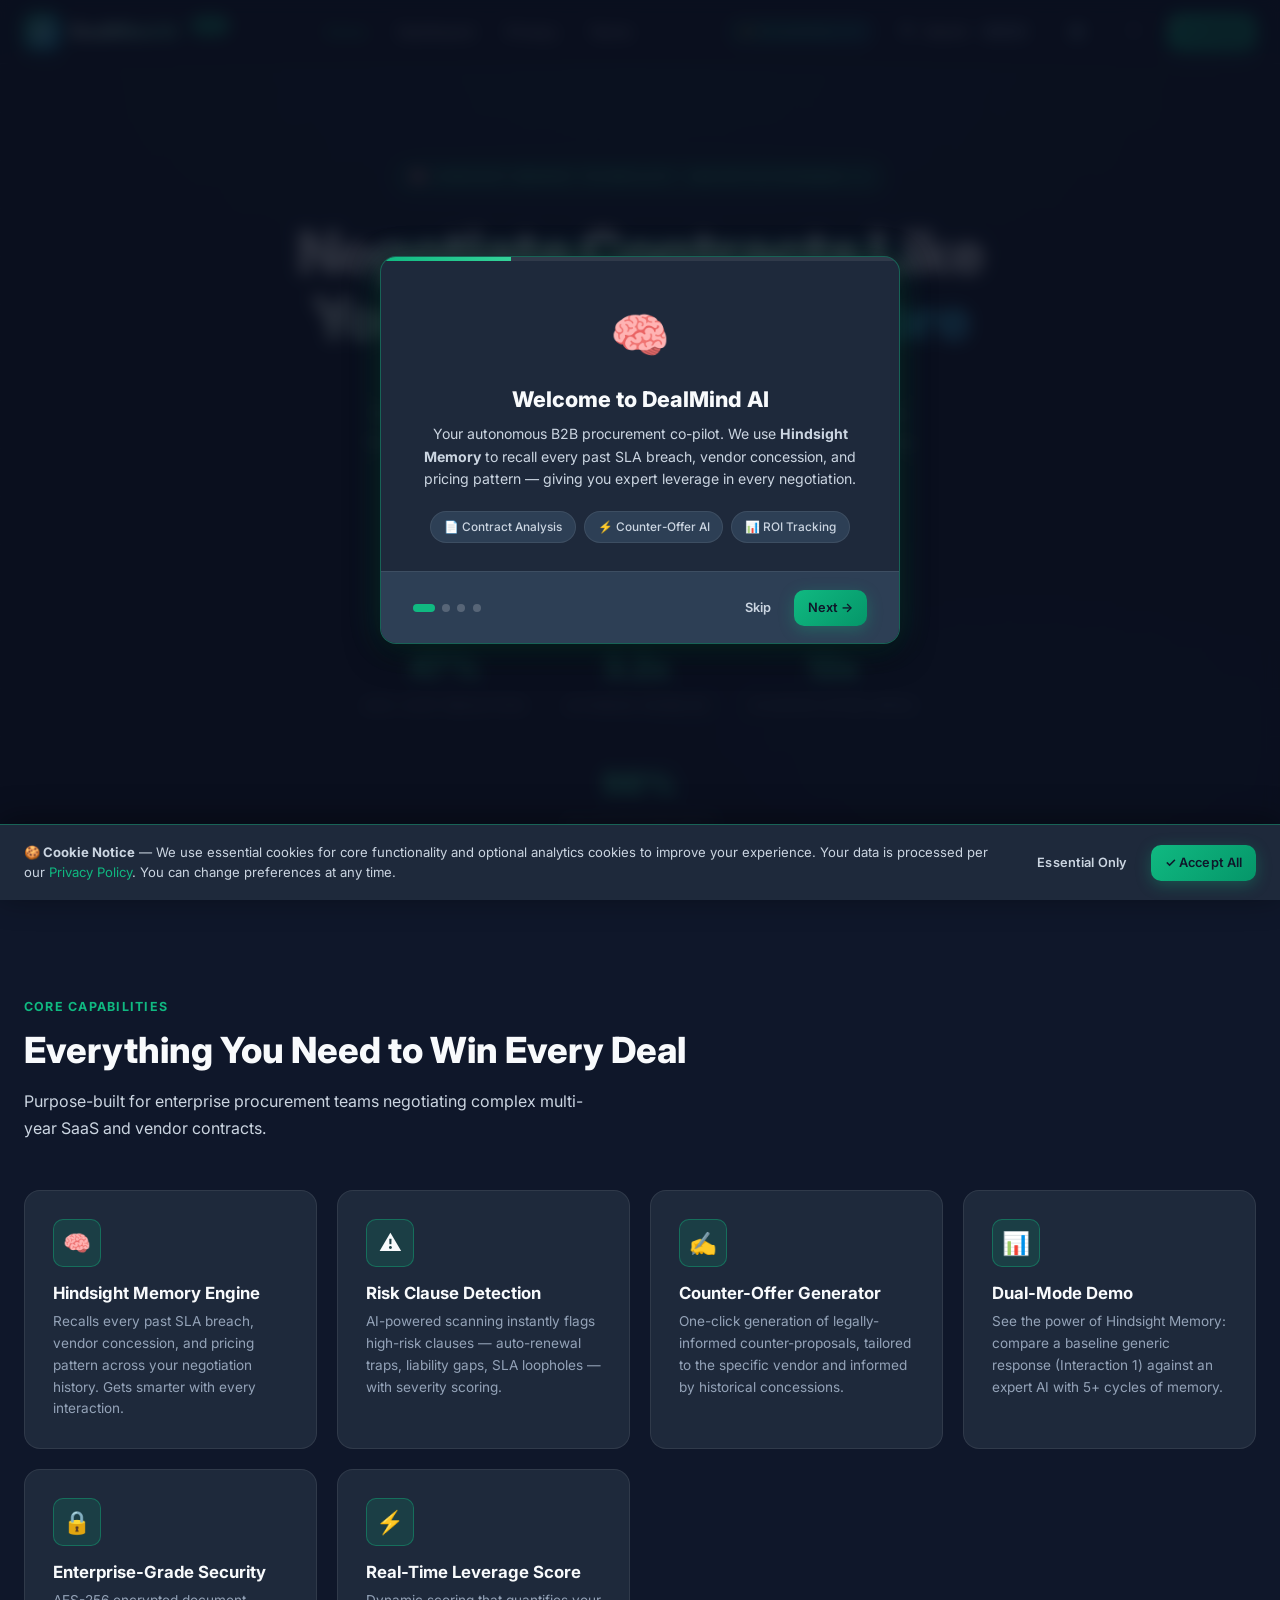
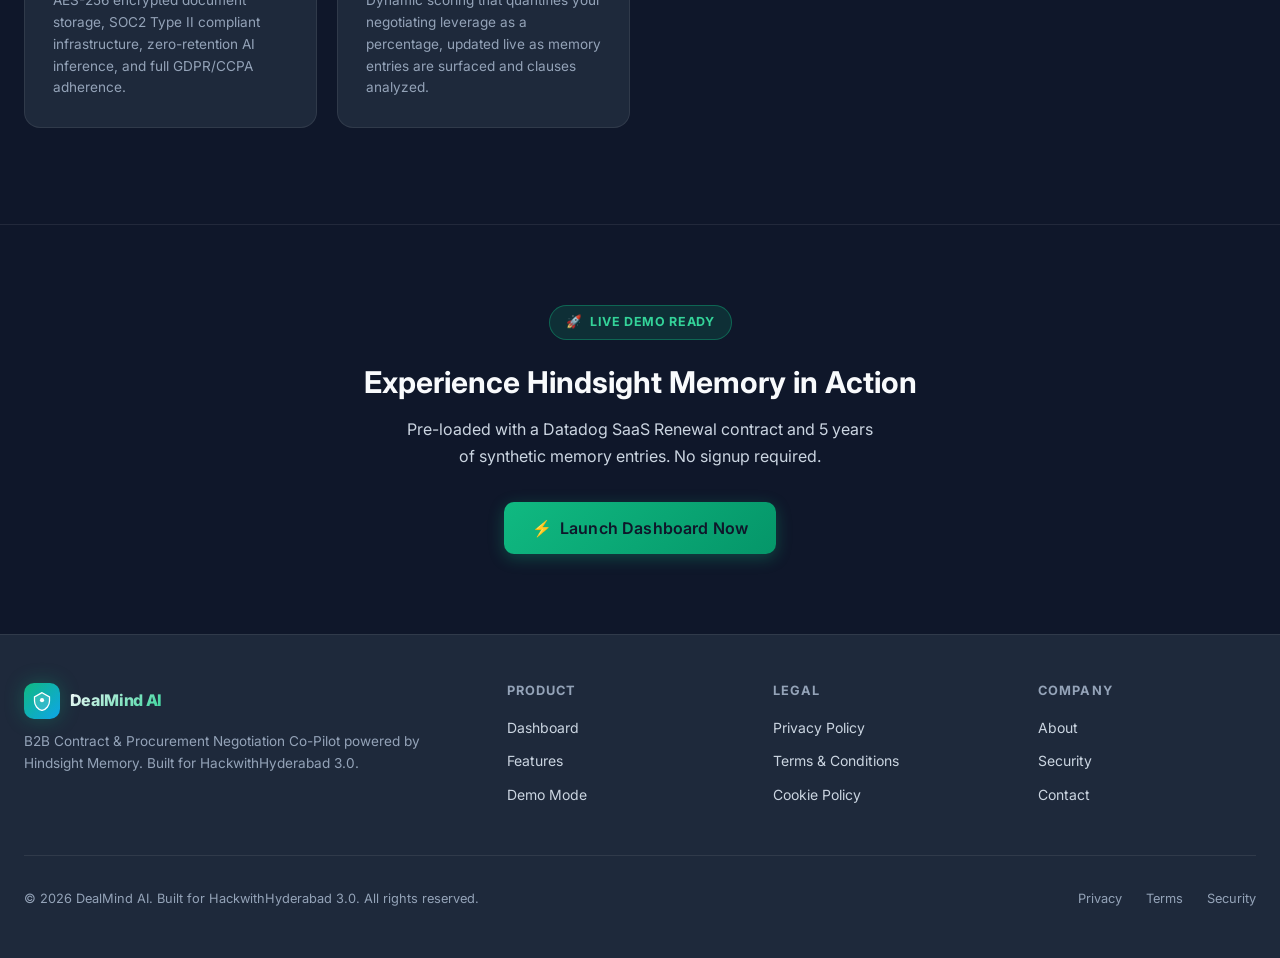
<file: index.html>
<!DOCTYPE html>
<html lang="en">
<head>
  <meta charset="UTF-8" />
  <meta name="viewport" content="width=device-width, initial-scale=1.0" />
  <title>DealMind AI | B2B Contract Negotiation &amp; Procurement Co-Pilot</title>
  <meta name="description" content="Autonomous B2B procurement agent leveraging Hindsight Memory to recall past vendor concessions, flag SLA breaches, and draft high-leverage counter-offers." />
  <meta name="keywords" content="AI contract negotiation, procurement automation, SaaS vendor management, B2B negotiation AI, contract analysis, Hindsight Memory" />
  <meta name="author" content="DealMind AI" />
  <meta name="robots" content="index, follow" />

  <!-- Open Graph / Social Preview -->
  <meta property="og:type" content="website" />
  <meta property="og:url" content="https://dealmind.ai/" />
  <meta property="og:title" content="DealMind AI | B2B Contract Negotiation &amp; Procurement Co-Pilot" />
  <meta property="og:description" content="Autonomous B2B procurement agent leveraging Hindsight Memory to recall past vendor concessions, flag SLA breaches, and draft high-leverage counter-offers." />
  <meta property="og:image" content="./og-preview.jpg" />
  <meta property="og:image:width" content="1200" />
  <meta property="og:image:height" content="630" />
  <meta property="og:site_name" content="DealMind AI" />

  <!-- Twitter Card -->
  <meta name="twitter:card" content="summary_large_image" />
  <meta name="twitter:site" content="@DealMindAI" />
  <meta name="twitter:title" content="DealMind AI | B2B Contract Negotiation &amp; Procurement Co-Pilot" />
  <meta name="twitter:description" content="Autonomous B2B procurement agent leveraging Hindsight Memory to recall past vendor concessions, flag SLA breaches, and draft high-leverage counter-offers." />
  <meta name="twitter:image" content="./og-preview.jpg" />

  <!-- Favicons -->
  <link rel="icon" type="image/x-icon" href="./favicon.ico" />
  <link rel="icon" type="image/svg+xml" href="./favicon.svg" />
  <link rel="apple-touch-icon" sizes="180x180" href="./apple-touch-icon.png" />
  <link rel="manifest" href="./site.webmanifest" />

  <!-- Canonical -->
  <link rel="canonical" href="https://dealmind.ai/" />

  <!-- Preconnect -->
  <link rel="preconnect" href="https://fonts.googleapis.com" />
  <link rel="preconnect" href="https://fonts.gstatic.com" crossorigin />

  <link rel="stylesheet" href="./styles.css" />

  <!-- Inline SVG Favicon -->
  <style>
    /* Additional page-specific micro-styles */
    .nav-hackathon-badge {
      display: inline-flex;
      align-items: center;
      gap: 0.3rem;
      background: linear-gradient(135deg, rgba(16,185,129,0.2), rgba(14,165,233,0.2));
      border: 1px solid rgba(16,185,129,0.3);
      border-radius: var(--radius-full);
      padding: 0.25rem 0.75rem;
      font-size: 0.7rem;
      font-weight: 700;
      color: var(--accent-emerald-light);
      letter-spacing: 0.04em;
    }
    .view-page { display: none; }
    .view-page.active { display: block; }
    #dashboard-view { display: none; }
    #dashboard-view.active { display: flex; flex-direction: column; }
    .clause-tooltip { display: none; }
    .memory-timeline { position: relative; }
    .memory-timeline::before { content: ''; position: absolute; left: 1.1rem; top: 0; bottom: 0; width: 1px; background: var(--border-accent); opacity: 0.5; }
    .risk-ring-svg { transform: rotate(-90deg); }
    .progress-text { font-size: 0.7rem; font-weight: 700; }
    .vendor-chip { display: inline-flex; align-items: center; gap: 0.3rem; background: rgba(14,165,233,0.12); border: 1px solid rgba(14,165,233,0.25); border-radius: var(--radius-full); padding: 0.2rem 0.6rem; font-size: 0.72rem; font-weight: 600; color: #38BDF8; }
    .clause-badge { display: inline-flex; align-items: center; gap: 0.25rem; font-size: 0.65rem; font-weight: 700; padding: 1px 6px; border-radius: var(--radius-full); margin-left: 0.4rem; vertical-align: middle; }
    .clause-badge-risk { background: var(--risk-high-bg); color: var(--risk-high); }
    .clause-badge-memory { background: var(--accent-emerald-glow); color: var(--accent-emerald-light); }
    .section-divider { height: 1px; background: linear-gradient(90deg, transparent, var(--border), transparent); margin: 0.25rem 0 1rem; }
    .loading-overlay { position: absolute; inset: 0; background: rgba(15,23,42,0.8); display: flex; align-items: center; justify-content: center; border-radius: inherit; z-index: 10; backdrop-filter: blur(4px); }
    .pulse-ring { width: 48px; height: 48px; border: 2px solid var(--accent-emerald); border-radius: 50%; animation: pulse-ring 1.5s ease-in-out infinite; }
    @keyframes pulse-ring { 0% { transform: scale(0.8); opacity: 1; } 100% { transform: scale(1.6); opacity: 0; } }
    .memory-strength-bar { display: flex; gap: 3px; margin-top: 0.4rem; }
    .memory-strength-bar span { height: 4px; flex: 1; border-radius: var(--radius-full); background: var(--bg-elevated); }
    .memory-strength-bar span.filled { background: var(--accent-emerald); }
    .counter-tone-select { background: var(--bg-base); border: 1px solid var(--border); border-radius: var(--radius-md); padding: 0.5rem 0.75rem; color: var(--text-primary); font-size: 0.8rem; font-family: var(--font-sans); cursor: pointer; min-height: 44px; appearance: none; padding-right: 2rem; background-image: url("data:image/svg+xml,%3Csvg xmlns='http://www.w3.org/2000/svg' width='12' height='12' viewBox='0 0 24 24' fill='none' stroke='%2394A3B8' stroke-width='2'%3E%3Cpolyline points='6 9 12 15 18 9'/%3E%3C/svg%3E"); background-repeat: no-repeat; background-position: right 0.6rem center; }
    .counter-tone-select:focus { border-color: var(--border-focus); outline: none; }
    .export-btn { transition: all var(--transition); }
    .copy-success { color: var(--accent-emerald) !important; }
  </style>
</head>
<body>

<!-- ══════════════════════════════════════════
     TOAST CONTAINER
══════════════════════════════════════════ -->
<div class="toast-container" id="toastContainer" aria-live="polite" aria-atomic="true"></div>

<!-- ══════════════════════════════════════════
     HEADER / NAVIGATION
══════════════════════════════════════════ -->
<header class="header" role="banner">
  <div class="header-inner">
    <a class="logo" href="#" onclick="showView('home')" aria-label="DealMind AI - Home">
      <div class="logo-icon" aria-hidden="true">
        <svg width="24" height="24" viewBox="0 0 24 24" fill="none" xmlns="http://www.w3.org/2000/svg" aria-hidden="true">
          <path d="M12 2L3 7v5c0 5.25 3.75 10.15 9 11.35C17.25 22.15 21 17.25 21 12V7l-9-5z" fill="rgba(255,255,255,0.15)" stroke="#0F172A" stroke-width="0.5"/>
          <path d="M12 2L3 7v5c0 5.25 3.75 10.15 9 11.35C17.25 22.15 21 17.25 21 12V7l-9-5z" fill="none" stroke="white" stroke-width="1.5" stroke-linejoin="round"/>
          <circle cx="12" cy="11" r="2.5" fill="white"/>
          <line x1="12" y1="6" x2="12" y2="8.5" stroke="white" stroke-width="1.5" stroke-linecap="round"/>
          <line x1="9" y1="9" x2="10.8" y2="10" stroke="white" stroke-width="1" stroke-linecap="round"/>
          <line x1="15" y1="9" x2="13.2" y2="10" stroke="white" stroke-width="1" stroke-linecap="round"/>
          <line x1="9" y1="13.5" x2="10.8" y2="12.2" stroke="white" stroke-width="1" stroke-linecap="round"/>
          <line x1="15" y1="13.5" x2="13.2" y2="12.2" stroke="white" stroke-width="1" stroke-linecap="round"/>
          <line x1="12" y1="13.5" x2="12" y2="16" stroke="white" stroke-width="1.5" stroke-linecap="round"/>
        </svg>
      </div>
      <span class="logo-text">DealMind AI</span>
      <span class="logo-badge">Beta</span>
    </a>

    <nav role="navigation" aria-label="Main navigation">
      <ul class="nav-links">
        <li><a href="#" onclick="showView('home')" id="nav-home" class="active">Home</a></li>
        <li><a href="#" onclick="showView('dashboard')" id="nav-dashboard">Dashboard</a></li>
        <li><a href="./privacy.html" id="nav-privacy">Privacy</a></li>
        <li><a href="./terms.html" id="nav-terms">Terms</a></li>
      </ul>
    </nav>

    <div class="nav-actions">
      <span class="nav-hackathon-badge" aria-label="HackWithHyderabad 3.0 submission">⚡ HackwithHyd 3.0</span>
      <button class="btn btn-ghost btn-sm" onclick="openCommandPalette()" id="cmd-palette-btn" aria-label="Open command palette (Ctrl+K)" title="Ctrl+K">
        <span aria-hidden="true">🔍</span> Search
        <kbd style="font-size:0.6rem;background:var(--bg-elevated);border:1px solid var(--border);border-radius:4px;padding:1px 5px;margin-left:4px;">Ctrl K</kbd>
      </button>
      <button class="btn btn-ghost btn-sm" onclick="openSettings()" id="settings-btn" aria-label="Open settings panel">
        <span aria-hidden="true">⚙️</span>
      </button>
      <button class="btn btn-ghost btn-sm" onclick="openHelp()" id="help-btn" aria-label="Open keyboard shortcuts and help">
        <span aria-hidden="true">?</span>
      </button>
      <button class="btn btn-primary btn-sm" onclick="showView('dashboard')" id="try-demo-btn">
        Try Demo
      </button>
      <button class="hamburger" id="hamburger" aria-label="Toggle mobile menu" aria-expanded="false" aria-controls="mobile-nav">
        <span></span><span></span><span></span>
      </button>
    </div>
  </div>
</header>

<!-- Mobile Nav Drawer -->
<nav class="mobile-nav" id="mobile-nav" aria-label="Mobile navigation">
  <a href="#" onclick="showView('home'); closeMobileNav()">🏠 Home</a>
  <a href="#" onclick="showView('dashboard'); closeMobileNav()">📊 Dashboard</a>
  <a href="./privacy.html">🔒 Privacy Policy</a>
  <a href="./terms.html">📋 Terms &amp; Conditions</a>
</nav>

<!-- ══════════════════════════════════════════
     HOME PAGE VIEW
══════════════════════════════════════════ -->
<main id="home-view" class="view-page active" role="main">
  <div class="page-wrapper">

    <!-- Hero Section -->
    <section class="hero-section" aria-labelledby="hero-heading">
      <div class="hero-bg" aria-hidden="true"></div>
      <div class="hero-grid" aria-hidden="true"></div>
      <div class="hero-content">
        <div class="hero-eyebrow" role="doc-subtitle">
          <span aria-hidden="true">🧠</span> Hindsight Memory Technology · HackwithHyderabad 3.0
        </div>
        <h1 class="hero-title" id="hero-heading">
          Negotiate Contracts Like<br/>
          <span class="gradient-text">You've Seen It All Before</span>
        </h1>
        <p class="hero-desc">
          DealMind AI is an autonomous B2B procurement co-pilot that harnesses <strong>Hindsight Memory</strong> — 
          recalling every vendor concession, SLA breach, and pricing pattern across your entire negotiation history 
          to deliver expert leverage in real-time.
        </p>
        <div class="hero-cta">
          <button class="btn btn-primary btn-lg" onclick="showView('dashboard')" id="hero-cta-dashboard">
            <span aria-hidden="true">⚡</span> Launch Dashboard
          </button>
          <button class="btn btn-secondary btn-lg" onclick="scrollToFeatures()" id="hero-cta-features">
            <span aria-hidden="true">→</span> See Features
          </button>
        </div>

        <div class="hero-stats" role="list" aria-label="Key statistics">
          <div class="hero-stat" role="listitem">
            <span class="hero-stat-number" aria-label="47 percent">47%</span>
            <span class="hero-stat-label">Avg. Cost Reduction</span>
          </div>
          <div class="hero-stat" role="listitem">
            <span class="hero-stat-number" aria-label="3.2 times">3.2x</span>
            <span class="hero-stat-label">Leverage Increase</span>
          </div>
          <div class="hero-stat" role="listitem">
            <span class="hero-stat-number" aria-label="12 seconds">12s</span>
            <span class="hero-stat-label">Counter-Offer Speed</span>
          </div>
          <div class="hero-stat" role="listitem">
            <span class="hero-stat-number" aria-label="98 percent">98%</span>
            <span class="hero-stat-label">SLA Detection Rate</span>
          </div>
        </div>
      </div>
    </section>

    <!-- Features Section -->
    <section class="features-section" id="features" aria-labelledby="features-heading">
      <div class="container">
        <p class="section-eyebrow">Core Capabilities</p>
        <h2 class="section-title" id="features-heading">Everything You Need to Win Every Deal</h2>
        <p class="section-desc">Purpose-built for enterprise procurement teams negotiating complex multi-year SaaS and vendor contracts.</p>

        <div class="features-grid">
          <article class="feature-card" aria-labelledby="feat-1-title">
            <div class="feature-icon" aria-hidden="true">🧠</div>
            <h3 class="feature-title" id="feat-1-title">Hindsight Memory Engine</h3>
            <p class="feature-desc">Recalls every past SLA breach, vendor concession, and pricing pattern across your negotiation history. Gets smarter with every interaction.</p>
          </article>
          <article class="feature-card" aria-labelledby="feat-2-title">
            <div class="feature-icon" aria-hidden="true">⚠️</div>
            <h3 class="feature-title" id="feat-2-title">Risk Clause Detection</h3>
            <p class="feature-desc">AI-powered scanning instantly flags high-risk clauses — auto-renewal traps, liability gaps, SLA loopholes — with severity scoring.</p>
          </article>
          <article class="feature-card" aria-labelledby="feat-3-title">
            <div class="feature-icon" aria-hidden="true">✍️</div>
            <h3 class="feature-title" id="feat-3-title">Counter-Offer Generator</h3>
            <p class="feature-desc">One-click generation of legally-informed counter-proposals, tailored to the specific vendor and informed by historical concessions.</p>
          </article>
          <article class="feature-card" aria-labelledby="feat-4-title">
            <div class="feature-icon" aria-hidden="true">📊</div>
            <h3 class="feature-title" id="feat-4-title">Dual-Mode Demo</h3>
            <p class="feature-desc">See the power of Hindsight Memory: compare a baseline generic response (Interaction 1) against an expert AI with 5+ cycles of memory.</p>
          </article>
          <article class="feature-card" aria-labelledby="feat-5-title">
            <div class="feature-icon" aria-hidden="true">🔒</div>
            <h3 class="feature-title" id="feat-5-title">Enterprise-Grade Security</h3>
            <p class="feature-desc">AES-256 encrypted document storage, SOC2 Type II compliant infrastructure, zero-retention AI inference, and full GDPR/CCPA adherence.</p>
          </article>
          <article class="feature-card" aria-labelledby="feat-6-title">
            <div class="feature-icon" aria-hidden="true">⚡</div>
            <h3 class="feature-title" id="feat-6-title">Real-Time Leverage Score</h3>
            <p class="feature-desc">Dynamic scoring that quantifies your negotiating leverage as a percentage, updated live as memory entries are surfaced and clauses analyzed.</p>
          </article>
        </div>
      </div>
    </section>

    <!-- CTA Section -->
    <section style="padding: 5rem 1.5rem; text-align: center; border-top: 1px solid var(--border);" aria-labelledby="cta-heading">
      <div class="container" style="max-width: 600px;">
        <div class="hero-eyebrow" style="margin: 0 auto 1.5rem; display: inline-flex;">
          <span>🚀</span> Live Demo Ready
        </div>
        <h2 id="cta-heading">Experience Hindsight Memory in Action</h2>
        <p style="margin: 1rem auto 2rem; max-width: 480px;">Pre-loaded with a Datadog SaaS Renewal contract and 5 years of synthetic memory entries. No signup required.</p>
        <button class="btn btn-primary btn-lg" onclick="showView('dashboard')" id="cta-launch-btn">
          <span aria-hidden="true">⚡</span> Launch Dashboard Now
        </button>
      </div>
    </section>

    <!-- Footer -->
    <footer class="footer" role="contentinfo">
      <div class="footer-inner">
        <div class="footer-brand">
          <a class="logo" href="#" onclick="showView('home')" aria-label="DealMind AI">
            <div class="logo-icon" aria-hidden="true">
              <svg width="20" height="20" viewBox="0 0 24 24" fill="none"><path d="M12 2L3 7v5c0 5.25 3.75 10.15 9 11.35C17.25 22.15 21 17.25 21 12V7l-9-5z" fill="rgba(255,255,255,0.15)" stroke="white" stroke-width="1.5"/><circle cx="12" cy="11" r="2.5" fill="white"/></svg>
            </div>
            <span class="logo-text" style="font-size: 1rem;">DealMind AI</span>
          </a>
          <p>B2B Contract &amp; Procurement Negotiation Co-Pilot powered by Hindsight Memory. Built for HackwithHyderabad 3.0.</p>
        </div>
        <div class="footer-col">
          <h4>Product</h4>
          <ul>
            <li><a href="#" onclick="showView('dashboard')">Dashboard</a></li>
            <li><a href="#features">Features</a></li>
            <li><a href="#" onclick="showView('dashboard')">Demo Mode</a></li>
          </ul>
        </div>
        <div class="footer-col">
          <h4>Legal</h4>
          <ul>
            <li><a href="./privacy.html">Privacy Policy</a></li>
            <li><a href="./terms.html">Terms &amp; Conditions</a></li>
            <li><a href="./privacy.html#cookies">Cookie Policy</a></li>
          </ul>
        </div>
        <div class="footer-col">
          <h4>Company</h4>
          <ul>
            <li><a href="#">About</a></li>
            <li><a href="#">Security</a></li>
            <li><a href="#">Contact</a></li>
          </ul>
        </div>
      </div>
      <div class="footer-bottom">
        <p>© 2026 DealMind AI. Built for HackwithHyderabad 3.0. All rights reserved.</p>
        <div class="footer-links">
          <a href="./privacy.html">Privacy</a>
          <a href="./terms.html">Terms</a>
          <a href="#">Security</a>
        </div>
      </div>
    </footer>

  </div>
</main>

<!-- ══════════════════════════════════════════
     DASHBOARD VIEW
══════════════════════════════════════════ -->
<div id="dashboard-view" class="view-page" role="main" aria-label="DealMind AI Dashboard">

  <!-- Mobile Tab Bar -->
  <div class="mobile-tabs" role="tablist" aria-label="Dashboard panes">
    <div class="mobile-tab-btns">
      <button class="mobile-tab-btn active" id="mob-tab-contract" onclick="switchMobileTab('contract')" role="tab" aria-selected="true" aria-controls="pane-left">
        <span aria-hidden="true">📄</span> Contract View
      </button>
      <button class="mobile-tab-btn" id="mob-tab-insights" onclick="switchMobileTab('insights')" role="tab" aria-selected="false" aria-controls="pane-right">
        <span aria-hidden="true">🧠</span> Memory &amp; AI
      </button>
    </div>
  </div>

  <div class="dashboard">
    <!-- ═══════════════════════════════
         LEFT PANE: Contract Viewer
    ═══════════════════════════════ -->
    <section class="pane-left mobile-active" id="pane-left" aria-labelledby="pane-left-title" role="tabpanel">
      <div class="pane-header">
        <div class="pane-title" id="pane-left-title">
          <span aria-hidden="true">📄</span> Contract Viewer
        </div>
        <div style="display:flex; gap:0.5rem; align-items:center;">
          <span class="badge badge-info" id="contract-doc-name">Datadog SaaS Renewal 2026.pdf</span>
          <button class="btn btn-secondary btn-sm" onclick="triggerUpload()" id="upload-btn" aria-label="Upload a new contract document">
            <span aria-hidden="true">↑</span> Upload
          </button>
          <input type="file" id="file-input" accept=".pdf,.txt,.docx" style="display:none" onchange="handleFileUpload(this)" aria-label="Contract file input" />
        </div>
      </div>

      <!-- Contract Search Bar -->
      <div class="contract-search-bar" id="contract-search-wrap" role="search">
        <span class="contract-search-icon" aria-hidden="true">🔍</span>
        <input
          type="search"
          class="contract-search-input"
          id="contract-search-input"
          placeholder="Search clauses, sections, terms..."
          aria-label="Search contract clauses"
          oninput="searchContract(this.value)"
          autocomplete="off"
        />
        <button class="contract-search-clear" id="search-clear-btn" onclick="clearContractSearch()" aria-label="Clear search" style="display:none;">✕</button>
        <span class="contract-search-results" id="search-results-count" aria-live="polite"></span>
      </div>

      <!-- Drop Zone (hidden when contract loaded) -->
      <div class="contract-upload-zone" id="upload-zone" style="display:none;" role="button" tabindex="0" aria-label="Drop contract file here or click to browse" ondrop="handleDrop(event)" ondragover="handleDragOver(event)" ondragleave="handleDragLeave(event)" onkeydown="if(event.key==='Enter'||event.key===' ')triggerUpload()">
        <input type="file" accept=".pdf,.txt,.docx" onchange="handleFileUpload(this)" aria-label="Browse for contract file" />
        <div class="upload-icon" aria-hidden="true">📂</div>
        <div class="upload-title">Drop your contract here</div>
        <div class="upload-sub">Supports PDF, DOCX, TXT — or click to browse</div>
      </div>

      <!-- Contract Tabs -->
      <div class="contract-tabs" role="tablist" aria-label="Contract sections">
        <button class="contract-tab active" id="ctab-full" onclick="switchContractTab('full')" role="tab" aria-selected="true" aria-controls="contract-full">
          <span aria-hidden="true">📄</span> Full Contract
        </button>
        <button class="contract-tab" id="ctab-risks" onclick="switchContractTab('risks')" role="tab" aria-selected="false" aria-controls="contract-risks">
          <span aria-hidden="true">⚠️</span> Risk Clauses
          <span class="badge badge-high" style="padding: 1px 6px; font-size: 0.65rem;" aria-label="4 risk clauses">4</span>
        </button>
        <button class="contract-tab" id="ctab-memory" onclick="switchContractTab('memory')" role="tab" aria-selected="false" aria-controls="contract-memory">
          <span aria-hidden="true">🧠</span> Memory Hits
          <span class="badge badge-memory" style="padding: 1px 6px; font-size: 0.65rem;" aria-label="3 memory hits">3</span>
        </button>
        <button class="contract-tab" id="ctab-matrix" onclick="switchContractTab('matrix')" role="tab" aria-selected="false" aria-controls="contract-matrix">
          <span aria-hidden="true">📊</span> Vendor Matrix
        </button>
      </div>

      <!-- Contract Body -->
      <div class="pane-body" id="contract-pane-body">
        <div id="contract-full" class="contract-content" role="tabpanel" aria-labelledby="ctab-full">
          <!-- Contract content loaded by JS -->
        </div>
        <div id="contract-risks" class="contract-content" style="display:none;" role="tabpanel" aria-labelledby="ctab-risks"></div>
        <div id="contract-memory" class="contract-content" style="display:none;" role="tabpanel" aria-labelledby="ctab-memory"></div>
        <div id="contract-matrix" class="contract-content" style="display:none;" role="tabpanel" aria-labelledby="ctab-matrix"></div>
      </div>

      <!-- Status Bar -->
      <div class="status-bar" role="status" aria-live="polite">
        <div class="status-dot" aria-hidden="true"></div>
        <span id="status-text">DealMind AI ready · Datadog SaaS Renewal 2026 · 2,847 words analyzed</span>
        <span style="margin-left:auto; display:flex; align-items:center; gap:0.4rem;">
          <span class="vendor-chip">Vendor: Datadog Inc.</span>
        </span>
      </div>

      <!-- Redline Export Bar -->
      <div style="padding: 0.5rem 1.25rem 0.75rem; border-top: 1px solid var(--border); background: var(--bg-base); flex-shrink:0;">
        <button class="btn btn-secondary btn-sm" style="width:100%;" onclick="toggleRedlinePreview()" id="redline-toggle-btn" aria-expanded="false" aria-controls="redline-preview">
          <span aria-hidden="true">📝</span> Export Redlined Contract
        </button>
        <div class="redline-preview-wrap" id="redline-preview" role="region" aria-label="Redlined contract preview">
          <div class="redline-preview-header">
            <span>📝 Track Changes — Redline Preview</span>
            <span style="font-size:0.68rem; font-weight:400; color: var(--text-muted); text-transform:none; letter-spacing:0;">Vendor draft vs. DealMind counter-terms</span>
          </div>
          <div class="redline-preview-body" id="redline-preview-body">
            <!-- Rendered by JS -->
          </div>
          <div class="redline-export-bar">
            <div class="redline-stats">
              <span class="redline-stat-item"><span class="redline-dot-red"></span>4 Removals</span>
              <span class="redline-stat-item"><span class="redline-dot-green"></span>6 Additions</span>
            </div>
            <div style="display:flex; gap:0.4rem; flex-wrap:wrap;">
              <button class="btn btn-secondary btn-sm" onclick="downloadRedlinePDF()" id="redline-download-btn" aria-label="Download redlined contract as PDF">
                <span aria-hidden="true">⬇</span> Download PDF
              </button>
              <button class="btn btn-ghost btn-sm" onclick="toggleRedlinePreview()" aria-label="Close redline preview">✕ Close</button>
            </div>
          </div>
        </div>
      </div>
    </section>

    <!-- ═══════════════════════════════
         RIGHT PANE: AI Insights
    ═══════════════════════════════ -->
    <section class="pane-right" id="pane-right" aria-labelledby="pane-right-title" role="tabpanel">
      <div class="pane-header">
        <div class="pane-title" id="pane-right-title">
          <span aria-hidden="true">🧠</span> AI Insights &amp; Negotiation Center
        </div>
        <div style="display:flex; gap:0.5rem; align-items:center;">
          <span class="badge badge-memory badge-pulse" id="memory-status-badge">Memory: Active</span>
          <button class="btn btn-ghost btn-icon btn-sm" onclick="refreshAnalysis()" id="refresh-btn" aria-label="Refresh AI analysis" data-tooltip="Refresh analysis">
            <span aria-hidden="true" id="refresh-icon">↻</span>
          </button>
        </div>
      </div>

      <!-- Live Metrics Strip -->
      <div class="live-metrics-strip" id="live-metrics-strip" role="region" aria-label="Live analysis metrics">
        <div class="live-metric">
          <span class="live-metric-val" id="lm-risk">74</span>
          <span class="live-metric-lbl">Risk Score</span>
        </div>
        <div class="live-metric-div"></div>
        <div class="live-metric">
          <span class="live-metric-val" id="lm-clauses">8</span>
          <span class="live-metric-lbl">Clauses</span>
        </div>
        <div class="live-metric-div"></div>
        <div class="live-metric">
          <span class="live-metric-val" id="lm-memory">7</span>
          <span class="live-metric-lbl">Memory Hits</span>
        </div>
        <div class="live-metric-div"></div>
        <div class="live-metric">
          <span class="live-metric-val" id="lm-days">109</span>
          <span class="live-metric-lbl">Days Left</span>
        </div>
        <div class="live-metric-div"></div>
        <div class="live-metric">
          <span class="live-metric-val" id="lm-savings" style="color:var(--accent-emerald-light);">$143K</span>
          <span class="live-metric-lbl">Potential Save</span>
        </div>
        <div class="live-metrics-pulse" aria-hidden="true"></div>
      </div>

      <div class="right-pane-inner" role="main">

        <!-- ── 0. Procurement ROI Impact Bar ── -->
        <div class="roi-bar" id="roi-impact-bar" role="region" aria-label="Procurement Impact Summary">
          <div class="roi-bar-stat">
            <span class="roi-bar-value" id="roi-dollars-saved">$42,500</span>
            <span class="roi-bar-label">Total Saved Across 3 SaaS Renewals</span>
          </div>
          <div class="roi-bar-divider" aria-hidden="true"></div>
          <div class="roi-bar-stat">
            <span class="roi-bar-value" id="roi-avg-discount">14.2%</span>
            <span class="roi-bar-label">Avg. Discount via Hindsight Memory</span>
          </div>
          <div class="roi-bar-divider" aria-hidden="true"></div>
          <div class="roi-bar-stat">
            <span class="roi-bar-value">3</span>
            <span class="roi-bar-label">Contracts Optimized</span>
          </div>
          <div class="roi-bar-cta">
            <button class="btn btn-secondary btn-sm" onclick="openROIModal()" id="roi-calc-btn" aria-label="Open ROI Calculator">
              <span aria-hidden="true">📊</span> ROI Calculator
            </button>
          </div>
        </div>

        <!-- ── 1. Risk Score Card ── -->
        <div class="risk-card" id="risk-card" aria-labelledby="risk-card-title">
          <div class="risk-card-inner" style="position:relative; z-index:1;">
            <div class="risk-header">
              <div>
                <div class="risk-title" id="risk-card-title">Risk Score &amp; Renewal Summary</div>
                <div class="risk-score-display">
                  <span class="risk-score-number high" id="risk-score-num" aria-label="Risk score: 74 out of 100">74</span>
                  <span class="risk-score-label">/100</span>
                </div>
              </div>
              <div style="display:flex; flex-direction:column; gap:0.5rem; align-items:flex-end;">
                <span class="badge badge-high" id="risk-level-badge" aria-label="High risk">⬤ HIGH RISK</span>
                <span style="font-size:0.72rem; color:var(--text-muted);">Renewal: <strong style="color:var(--risk-high);">Jan 15, 2026</strong></span>
                <span style="font-size:0.72rem; color:var(--text-muted);">Days left: <strong style="color:var(--risk-medium);">109</strong></span>
              </div>
            </div>

            <div class="risk-bar-wrap">
              <div class="risk-bar-label">
                <span>Risk Breakdown</span>
                <span id="risk-pct-label">74% Overall</span>
              </div>
              <div class="risk-bar" role="progressbar" aria-valuenow="74" aria-valuemin="0" aria-valuemax="100" aria-label="Overall risk score: 74%">
                <div class="risk-bar-fill fill-high" id="risk-bar-fill" style="width: 74%"></div>
              </div>
            </div>

            <div class="risk-summary-items" role="list" aria-label="Risk category breakdown">
              <div class="risk-item" role="listitem">
                <div class="risk-item-label">Pricing Risk</div>
                <div class="risk-item-value" style="color:var(--risk-high);">High · +32% YoY</div>
              </div>
              <div class="risk-item" role="listitem">
                <div class="risk-item-label">SLA Compliance</div>
                <div class="risk-item-value" style="color:var(--risk-medium);">Med · 2 Breaches</div>
              </div>
              <div class="risk-item" role="listitem">
                <div class="risk-item-label">Liability Exposure</div>
                <div class="risk-item-value" style="color:var(--risk-high);">High · Unlimited</div>
              </div>
              <div class="risk-item" role="listitem">
                <div class="risk-item-label">Auto-Renewal Trap</div>
                <div class="risk-item-value" style="color:var(--risk-high);">Detected · 60d</div>
              </div>
            </div>

            <div class="insight-callout" style="margin-top:1rem;">
              <span class="insight-callout-icon" aria-hidden="true">💡</span>
              <span><strong>AI Insight:</strong> Historical data shows Datadog typically concedes <strong>15–22% discounts</strong> when buyers reference SLA breach history in Q4 negotiations.</span>
            </div>
          </div>
        </div>

        <!-- ── 2. Demo Mode Toggle ── -->
        <div class="demo-toggle-card" aria-labelledby="demo-toggle-title">
          <div class="demo-toggle-header">
            <div>
              <div class="demo-label" id="demo-toggle-title">Demo Mode</div>
              <div style="font-size:0.75rem; color:var(--text-muted); margin-top:0.2rem;" id="demo-mode-desc">
                Without Memory: Generic baseline response
              </div>
            </div>
            <label class="toggle-track" aria-label="Toggle Hindsight Memory on/off">
              <input type="checkbox" id="memory-toggle" onchange="toggleMemoryMode(this.checked)" role="switch" aria-checked="false" />
              <div class="toggle-slider"></div>
            </label>
          </div>

          <div class="demo-mode-options" role="radiogroup" aria-label="Select demo interaction mode">
            <button class="demo-option selected-without" id="demo-opt-1" onclick="selectDemoMode('without')" role="radio" aria-checked="true">
              <div class="demo-option-title">❌ Without Memory</div>
              <div class="demo-option-desc">Interaction 1 — Generic baseline. No historical context.</div>
              <div class="demo-interaction-badge" style="color:var(--risk-medium);">
                <span>●</span> Leverage: 12%
              </div>
            </button>
            <button class="demo-option" id="demo-opt-2" onclick="selectDemoMode('with')" role="radio" aria-checked="false">
              <div class="demo-option-title">✅ With Memory</div>
              <div class="demo-option-desc">Interaction 5+ — Expert leverage. 18 months of context.</div>
              <div class="demo-interaction-badge" style="color:var(--accent-emerald);">
                <span>●</span> Leverage: 67%
              </div>
            </button>
          </div>

          <div class="demo-comparison-bar" aria-label="Leverage comparison">
            <span class="demo-comparison-label">Leverage:</span>
            <div class="demo-comparison-progress" role="progressbar" aria-valuenow="12" aria-valuemin="0" aria-valuemax="100" id="demo-bar-aria" aria-label="Current leverage score">
              <div class="demo-comparison-fill" id="demo-leverage-fill" style="width:12%; background: var(--risk-medium);"></div>
            </div>
            <span class="demo-comparison-value" id="demo-leverage-value" style="color:var(--risk-medium);">12%</span>
          </div>
        </div>

        <!-- ── 3. Hindsight Memory Panel ── -->
        <div class="memory-panel" id="memory-panel" aria-labelledby="memory-panel-heading">
          <div class="memory-panel-header">
            <div class="memory-panel-title">
              <span class="memory-icon" aria-hidden="true">🧠</span>
              <span id="memory-panel-heading">Hindsight Memory</span>
            </div>
            <div style="display:flex; align-items:center; gap:0.5rem;">
              <span class="memory-count" id="memory-count-badge" aria-label="7 memory entries found">7 Entries</span>
              <!-- View toggle: List vs Timeline -->
              <div class="memory-view-toggle" role="group" aria-label="Memory view mode">
                <button class="mem-view-btn active" id="mem-view-list" onclick="switchMemoryView('list')" aria-pressed="true">List</button>
                <button class="mem-view-btn" id="mem-view-timeline" onclick="switchMemoryView('timeline')" aria-pressed="false">Timeline</button>
              </div>
              <button class="btn btn-ghost btn-sm btn-icon" onclick="toggleMemoryExpanded()" id="memory-expand-btn" aria-label="Expand or collapse memory panel" data-tooltip="Expand all">
                ⤢
              </button>
            </div>
          </div>

          <!-- List view -->
          <div class="memory-entries-view active" id="memory-body" aria-label="Historical negotiation memory entries">
            <!-- Memory entries loaded by JS -->
          </div>

          <!-- Timeline view -->
          <div class="memory-timeline-view" id="memory-timeline-view" aria-label="Memory event timeline">
            <div class="timeline-track" id="timeline-track">
              <!-- Timeline nodes rendered by JS -->
            </div>
          </div>
        </div>

        <!-- ── 4. Counter-Offer Generator ── -->
        <div class="counter-offer-card" aria-labelledby="counter-offer-heading">
          <div class="counter-offer-header">
            <div>
              <h2 class="pane-title" id="counter-offer-heading">
                <span aria-hidden="true">✍️</span> Counter-Offer Generator
              </h2>
            </div>
            <span class="badge badge-info" id="counter-model-badge">GPT-4o + Memory</span>
          </div>
          <div class="counter-offer-body">
            <div class="counter-offer-controls">
              <select class="counter-tone-select" id="tone-select" aria-label="Select counter-offer tone">
                <option value="assertive">⚡ Assertive</option>
                <option value="collaborative">🤝 Collaborative</option>
                <option value="firm">🔒 Firm &amp; Final</option>
                <option value="exploratory">💬 Exploratory</option>
              </select>
              <button class="btn btn-primary" id="generate-btn" onclick="generateCounterOffer()" aria-label="Generate counter-offer email using AI">
                <span aria-hidden="true" id="gen-btn-icon">⚡</span>
                <span id="gen-btn-text">Generate Counter-Offer</span>
              </button>
            </div>

            <div id="counter-output-wrap">
              <div class="counter-offer-output" id="counter-output" aria-live="polite" aria-label="Generated counter-offer email">
                <div class="counter-offer-placeholder" id="counter-placeholder">
                  <div class="counter-offer-placeholder-icon" aria-hidden="true">✉️</div>
                  <span>Click "Generate Counter-Offer" to draft your response</span>
                  <span style="font-size:0.72rem; color:var(--text-muted);">AI will use memory context when available</span>
                </div>
              </div>
            </div>

            <div class="counter-offer-actions" id="counter-actions" style="display:none;">
              <button class="btn btn-secondary btn-sm" onclick="copyCounterOffer()" id="copy-btn" aria-label="Copy counter-offer to clipboard">
                <span aria-hidden="true">📋</span> Copy
              </button>
              <button class="btn btn-secondary btn-sm" onclick="exportCounterOffer('email')" id="export-email-btn" aria-label="Export counter-offer as email draft">
                <span aria-hidden="true">📧</span> Export Email
              </button>
              <button class="btn btn-secondary btn-sm" onclick="exportCounterOffer('pdf')" id="export-pdf-btn" aria-label="Export counter-offer as PDF">
                <span aria-hidden="true">📄</span> Export PDF
              </button>
              <button class="btn btn-secondary btn-sm" onclick="openSlackModal()" id="slack-alert-btn" aria-label="Send Slack alert to procurement channel">
                <span aria-hidden="true">💬</span> Slack Alert
              </button>
              <button class="btn btn-secondary btn-sm" onclick="openEmailClientModal()" id="email-client-btn" aria-label="Open in email client">
                <span aria-hidden="true">✉️</span> Email Client
              </button>
              <button class="btn btn-ghost btn-sm" onclick="regenerateCounterOffer()" id="regen-btn" aria-label="Regenerate counter-offer with different phrasing">
                <span aria-hidden="true">↻</span> Regenerate
              </button>
            </div>
          </div>
        </div>

        <!-- Spacing for cookie banner -->
        <div style="height: 1rem;"></div>
      </div>
    </section>
  </div>
</div>

<!-- ══════════════════════════════════════════
     SESSION RESTORE BANNER
══════════════════════════════════════════ -->
<div class="session-restore-banner" id="session-restore-banner" style="display:none;" role="alert" aria-live="assertive">
  <span>💾 Previous session found — Memory mode &amp; tone settings restored.</span>
  <div style="display:flex; gap:0.5rem; flex-shrink:0;">
    <button class="btn btn-secondary btn-sm" onclick="dismissRestoreBanner()" aria-label="Dismiss restore notice">Got it</button>
  </div>
</div>

<!-- ══════════════════════════════════════════
     ONBOARDING OVERLAY (First Time)
══════════════════════════════════════════ -->
<div class="onboarding-overlay" id="onboarding-overlay" style="display:none;" role="dialog" aria-modal="true" aria-labelledby="onboarding-title">
  <div class="onboarding-box">
    <div class="onboarding-progress" role="progressbar" aria-valuenow="1" aria-valuemin="1" aria-valuemax="4" id="ob-progress-bar">
      <div class="onboarding-progress-fill" id="ob-progress-fill" style="width:25%;"></div>
    </div>
    <div class="onboarding-steps">
      <!-- Step 1 -->
      <div class="onboarding-step active" id="ob-step-1">
        <div class="onboarding-emoji">🧠</div>
        <h2 class="onboarding-title" id="onboarding-title">Welcome to DealMind AI</h2>
        <p class="onboarding-desc">Your autonomous B2B procurement co-pilot. We use <strong>Hindsight Memory</strong> to recall every past SLA breach, vendor concession, and pricing pattern — giving you expert leverage in every negotiation.</p>
        <div class="onboarding-chips">
          <span class="ob-chip">📄 Contract Analysis</span>
          <span class="ob-chip">⚡ Counter-Offer AI</span>
          <span class="ob-chip">📊 ROI Tracking</span>
        </div>
      </div>
      <!-- Step 2 -->
      <div class="onboarding-step" id="ob-step-2">
        <div class="onboarding-emoji">🔍</div>
        <h2 class="onboarding-title">Search &amp; Filter Instantly</h2>
        <p class="onboarding-desc">Use the <strong>Search bar</strong> in the Contract Viewer to filter clauses in real time. Press <kbd>Ctrl+K</kbd> from anywhere to open the Command Palette and jump to any action instantly.</p>
        <div class="onboarding-chips">
          <span class="ob-chip">🔍 Live Clause Search</span>
          <span class="ob-chip">⌘ Command Palette</span>
        </div>
      </div>
      <!-- Step 3 -->
      <div class="onboarding-step" id="ob-step-3">
        <div class="onboarding-emoji">📊</div>
        <h2 class="onboarding-title">Memory &amp; Vendor Intelligence</h2>
        <p class="onboarding-desc">Toggle <strong>Hindsight Memory</strong> to see 7 historical entries. Switch to <strong>Timeline view</strong> to trace every event node. Check the <strong>Vendor Matrix</strong> tab for 3-year renewal comparisons.</p>
        <div class="onboarding-chips">
          <span class="ob-chip">🧠 Memory Timeline</span>
          <span class="ob-chip">📊 Vendor Matrix</span>
        </div>
      </div>
      <!-- Step 4 -->
      <div class="onboarding-step" id="ob-step-4">
        <div class="onboarding-emoji">✨</div>
        <h2 class="onboarding-title">You're Ready to Negotiate!</h2>
        <p class="onboarding-desc">Generate an AI counter-offer, export a <strong>redlined contract</strong>, send a <strong>Slack alert</strong>, or calculate your <strong>ROI</strong>. Settings and shortcuts are always available from the top nav.</p>
        <div class="onboarding-chips">
          <span class="ob-chip">⚙️ Settings</span>
          <span class="ob-chip">⌨️ Shortcuts</span>
          <span class="ob-chip">💾 Auto-Save</span>
        </div>
      </div>
    </div>
    <div class="onboarding-footer">
      <div class="onboarding-dots" aria-hidden="true">
        <span class="ob-dot active" id="ob-dot-1"></span>
        <span class="ob-dot" id="ob-dot-2"></span>
        <span class="ob-dot" id="ob-dot-3"></span>
        <span class="ob-dot" id="ob-dot-4"></span>
      </div>
      <div style="display:flex; gap:0.5rem;">
        <button class="btn btn-ghost btn-sm" id="ob-skip-btn" onclick="closeOnboarding()" aria-label="Skip onboarding tour">Skip</button>
        <button class="btn btn-primary btn-sm" id="ob-next-btn" onclick="nextOnboardingStep()" aria-label="Next onboarding step">Next →</button>
      </div>
    </div>
  </div>
</div>

<!-- ══════════════════════════════════════════
     COMMAND PALETTE (Ctrl+K)
══════════════════════════════════════════ -->
<div class="modal-overlay" id="cmd-palette" role="dialog" aria-modal="true" aria-label="Command palette" onclick="closeModal('cmd-palette',event)" style="align-items:flex-start; padding-top:12vh;">
  <div class="modal-box" style="max-width:560px; padding:0; overflow:hidden;">
    <div class="cmd-search-row">
      <span class="cmd-search-icon" aria-hidden="true">🔍</span>
      <input type="search" class="cmd-input" id="cmd-input" placeholder="Search actions, clauses, memory entries..." aria-label="Command palette search" oninput="filterCommands(this.value)" autocomplete="off" />
      <kbd class="cmd-esc-key" onclick="closeModal('cmd-palette')">esc</kbd>
    </div>
    <div class="cmd-results" id="cmd-results" role="listbox" aria-label="Command results">
      <!-- Rendered by JS -->
    </div>
    <div class="cmd-footer">
      <span><kbd>↑↓</kbd> Navigate</span>
      <span><kbd>Enter</kbd> Select</span>
      <span><kbd>Esc</kbd> Close</span>
    </div>
  </div>
</div>

<!-- ══════════════════════════════════════════
     SETTINGS DRAWER
══════════════════════════════════════════ -->
<div class="settings-drawer-overlay" id="settings-overlay" onclick="closeSettings(event)" style="display:none;" role="dialog" aria-modal="true" aria-labelledby="settings-title">
  <div class="settings-drawer" id="settings-drawer">
    <div class="settings-header">
      <h2 class="settings-title" id="settings-title">⚙️ Settings &amp; Preferences</h2>
      <button class="modal-close" style="position:static;" onclick="closeSettings()" aria-label="Close settings">✕</button>
    </div>
    <div class="settings-body">

      <div class="settings-section">
        <div class="settings-section-title">Display</div>
        <div class="settings-row">
          <div>
            <div class="settings-row-label">Font Size</div>
            <div class="settings-row-sub">Adjust base interface text size</div>
          </div>
          <div class="settings-font-btns" role="group" aria-label="Font size">
            <button class="settings-font-btn" id="font-sm" onclick="setFontSize('sm')" aria-label="Small font">A<small>-</small></button>
            <button class="settings-font-btn active" id="font-md" onclick="setFontSize('md')" aria-label="Normal font">A</button>
            <button class="settings-font-btn" id="font-lg" onclick="setFontSize('lg')" aria-label="Large font">A<sup>+</sup></button>
          </div>
        </div>
        <div class="settings-row">
          <div>
            <div class="settings-row-label">Reduce Motion</div>
            <div class="settings-row-sub">Minimize animations &amp; transitions</div>
          </div>
          <label class="toggle-track" style="width:48px; height:24px;" aria-label="Reduce motion">
            <input type="checkbox" id="setting-reduce-motion" onchange="applyReduceMotion(this.checked)" />
            <div class="toggle-slider"></div>
          </label>
        </div>
        <div class="settings-row">
          <div>
            <div class="settings-row-label">Compact View</div>
            <div class="settings-row-sub">Tighter layout with less padding</div>
          </div>
          <label class="toggle-track" style="width:48px; height:24px;" aria-label="Compact view">
            <input type="checkbox" id="setting-compact" onchange="applyCompactView(this.checked)" />
            <div class="toggle-slider"></div>
          </label>
        </div>
      </div>

      <div class="settings-section">
        <div class="settings-section-title">AI Behaviour</div>
        <div class="settings-row">
          <div>
            <div class="settings-row-label">Auto-Enable Memory</div>
            <div class="settings-row-sub">Start dashboard with Hindsight Memory on</div>
          </div>
          <label class="toggle-track" style="width:48px; height:24px;" aria-label="Auto-enable memory">
            <input type="checkbox" id="setting-auto-memory" />
            <div class="toggle-slider"></div>
          </label>
        </div>
        <div class="settings-row">
          <div>
            <div class="settings-row-label">Default Tone</div>
            <div class="settings-row-sub">Pre-select counter-offer tone</div>
          </div>
          <select class="counter-tone-select" id="setting-default-tone" style="min-height:36px; font-size:0.78rem;" aria-label="Default counter-offer tone">
            <option value="assertive">⚡ Assertive</option>
            <option value="collaborative">🤝 Collaborative</option>
            <option value="firm">🔒 Firm &amp; Final</option>
            <option value="exploratory">💬 Exploratory</option>
          </select>
        </div>
      </div>

      <div class="settings-section">
        <div class="settings-section-title">Notifications</div>
        <div class="settings-row">
          <div>
            <div class="settings-row-label">Toast Notifications</div>
            <div class="settings-row-sub">Show action feedback messages</div>
          </div>
          <label class="toggle-track" style="width:48px; height:24px;" aria-label="Toast notifications">
            <input type="checkbox" id="setting-toasts" checked />
            <div class="toggle-slider"></div>
          </label>
        </div>
        <div class="settings-row">
          <div>
            <div class="settings-row-label">Auto-Save Session</div>
            <div class="settings-row-sub">Restore memory mode &amp; settings on return</div>
          </div>
          <label class="toggle-track" style="width:48px; height:24px;" aria-label="Auto-save session">
            <input type="checkbox" id="setting-autosave" checked />
            <div class="toggle-slider"></div>
          </label>
        </div>
      </div>

      <div class="settings-section">
        <div class="settings-section-title">Data &amp; Privacy</div>
        <div class="settings-row" style="gap:0.5rem;">
          <button class="btn btn-secondary btn-sm" onclick="clearAllData()" id="clear-data-btn" style="flex:1;" aria-label="Clear all locally stored data">
            🗑️ Clear Local Data
          </button>
          <button class="btn btn-secondary btn-sm" onclick="exportSettings()" style="flex:1;" aria-label="Export your settings as JSON">
            ⬇ Export Settings
          </button>
        </div>
      </div>

    </div>
    <div class="settings-footer">
      <button class="btn btn-ghost btn-sm" onclick="closeSettings()" aria-label="Close settings">Cancel</button>
      <button class="btn btn-primary btn-sm" onclick="saveSettings()" id="save-settings-btn" aria-label="Save settings">✓ Save Settings</button>
    </div>
  </div>
</div>

<!-- ══════════════════════════════════════════
     HELP / KEYBOARD SHORTCUTS MODAL
══════════════════════════════════════════ -->
<div class="modal-overlay" id="help-modal" role="dialog" aria-modal="true" aria-labelledby="help-modal-title" onclick="closeModal('help-modal',event)">
  <div class="modal-box" style="max-width:600px;">
    <button class="modal-close" onclick="closeModal('help-modal')" aria-label="Close help">✕</button>
    <h2 style="font-size:1.1rem; margin-bottom:1.25rem;" id="help-modal-title">⌨️ Keyboard Shortcuts &amp; Quick Reference</h2>
    <div class="shortcut-grid">
      <div class="shortcut-section">
        <div class="shortcut-section-title">Navigation</div>
        <div class="shortcut-row"><span>Go to Dashboard</span><kbd>Alt + D</kbd></div>
        <div class="shortcut-row"><span>Go to Home</span><kbd>Alt + H</kbd></div>
        <div class="shortcut-row"><span>Command Palette</span><kbd>Ctrl + K</kbd></div>
        <div class="shortcut-row"><span>Close modal / overlay</span><kbd>Esc</kbd></div>
      </div>
      <div class="shortcut-section">
        <div class="shortcut-section-title">Contract Viewer</div>
        <div class="shortcut-row"><span>Search clauses</span><kbd>Ctrl + F</kbd></div>
        <div class="shortcut-row"><span>Full Contract tab</span><kbd>Ctrl + 1</kbd></div>
        <div class="shortcut-row"><span>Risk Clauses tab</span><kbd>Ctrl + 2</kbd></div>
        <div class="shortcut-row"><span>Memory Hits tab</span><kbd>Ctrl + 3</kbd></div>
        <div class="shortcut-row"><span>Vendor Matrix tab</span><kbd>Ctrl + 4</kbd></div>
      </div>
      <div class="shortcut-section">
        <div class="shortcut-section-title">AI Actions</div>
        <div class="shortcut-row"><span>Generate Counter-Offer</span><kbd>Ctrl + G</kbd></div>
        <div class="shortcut-row"><span>Toggle Memory Mode</span><kbd>Ctrl + M</kbd></div>
        <div class="shortcut-row"><span>Refresh Analysis</span><kbd>Ctrl + R</kbd></div>
        <div class="shortcut-row"><span>Copy Counter-Offer</span><kbd>Ctrl + C</kbd></div>
      </div>
      <div class="shortcut-section">
        <div class="shortcut-section-title">Tools</div>
        <div class="shortcut-row"><span>Open Settings</span><kbd>Ctrl + ,</kbd></div>
        <div class="shortcut-row"><span>Show/Hide Redline</span><kbd>Ctrl + E</kbd></div>
        <div class="shortcut-row"><span>ROI Calculator</span><kbd>Ctrl + I</kbd></div>
        <div class="shortcut-row"><span>Help / Shortcuts</span><kbd>?</kbd></div>
      </div>
    </div>
    <div class="insight-callout" style="margin-top:1.5rem; font-size:0.78rem;">
      <span class="insight-callout-icon" aria-hidden="true">💡</span>
      <span>Tip: Press <kbd style="background:var(--bg-elevated);border:1px solid var(--border);border-radius:4px;padding:1px 5px;">Ctrl+K</kbd> from anywhere to open the Command Palette and quickly jump to any feature.</span>
    </div>
  </div>
</div>
<div class="cookie-banner" id="cookie-banner" role="dialog" aria-label="Cookie consent" aria-describedby="cookie-desc">
  <p class="cookie-text" id="cookie-desc">
    <strong>🍪 Cookie Notice</strong> — We use essential cookies for core functionality and optional analytics cookies to improve your experience. Your data is processed per our <a href="./privacy.html" aria-label="Read our Privacy Policy">Privacy Policy</a>. You can change preferences at any time.
  </p>
  <div class="cookie-actions">
    <button class="btn btn-ghost btn-sm" onclick="acceptCookies('essential')" id="cookie-essential-btn" aria-label="Accept essential cookies only">
      Essential Only
    </button>
    <button class="btn btn-primary btn-sm" onclick="acceptCookies('all')" id="cookie-accept-btn" aria-label="Accept all cookies">
      ✓ Accept All
    </button>
  </div>
</div>

<!-- ══════════════════════════════════════════
     MODAL: ROI Calculator
══════════════════════════════════════════ -->
<div class="modal-overlay" id="roi-modal" role="dialog" aria-modal="true" aria-labelledby="roi-modal-title" onclick="closeModal('roi-modal', event)">
  <div class="modal-box" style="max-width:560px;">
    <button class="modal-close" onclick="closeModal('roi-modal')" aria-label="Close ROI calculator">✕</button>
    <h2 style="font-size:1.1rem; margin-bottom:0.35rem;" id="roi-modal-title">📊 ROI Calculator</h2>
    <p style="font-size:0.82rem; color:var(--text-muted); margin-bottom:0;">Estimate your annual savings using DealMind AI's Hindsight Memory leverage.</p>
    <div class="roi-modal-grid">
      <div class="roi-modal-field">
        <label for="roi-annual-spend">Annual SaaS Spend ($)</label>
        <input type="number" id="roi-annual-spend" placeholder="e.g. 1200000" min="0" oninput="calcROI()" aria-label="Your annual SaaS spend in dollars" />
      </div>
      <div class="roi-modal-field">
        <label for="roi-vendor-count">Number of Vendors</label>
        <input type="number" id="roi-vendor-count" placeholder="e.g. 12" min="1" oninput="calcROI()" aria-label="Number of SaaS vendors" />
      </div>
      <div class="roi-modal-field">
        <label for="roi-renewal-pct">% Renewals / Year</label>
        <input type="number" id="roi-renewal-pct" placeholder="e.g. 40" min="0" max="100" oninput="calcROI()" aria-label="Percentage of contracts up for renewal per year" />
      </div>
      <div class="roi-modal-field">
        <label for="roi-current-discount">Current Avg. Discount (%)</label>
        <input type="number" id="roi-current-discount" placeholder="e.g. 5" min="0" max="50" oninput="calcROI()" aria-label="Your current average discount percentage" />
      </div>
    </div>
    <div class="roi-result-card" id="roi-result-card" role="region" aria-label="Projected ROI results" aria-live="polite">
      <div style="font-size:0.78rem; font-weight:700; color:var(--accent-emerald); text-transform:uppercase; letter-spacing:0.07em; margin-bottom:0.25rem;">📈 Projected Annual Impact</div>
      <div class="roi-result-grid">
        <div class="roi-result-item">
          <span class="val" id="roi-res-savings">$0</span>
          <span class="lbl">Projected Savings</span>
        </div>
        <div class="roi-result-item">
          <span class="val" id="roi-res-discount">0%</span>
          <span class="lbl">Avg. New Discount</span>
        </div>
        <div class="roi-result-item">
          <span class="val" id="roi-res-payback">—</span>
          <span class="lbl">ROI Payback Period</span>
        </div>
      </div>
      <div class="insight-callout" style="margin-top:1rem; font-size:0.78rem;">
        <span class="insight-callout-icon" aria-hidden="true">💡</span>
        <span id="roi-res-insight">Based on Hindsight Memory benchmarks: 14.2% average discount uplift vs. 5% baseline.</span>
      </div>
    </div>
  </div>
</div>

<!-- ══════════════════════════════════════════
     MODAL: Slack Alert Simulator
══════════════════════════════════════════ -->
<div class="modal-overlay" id="slack-modal" role="dialog" aria-modal="true" aria-labelledby="slack-modal-title" onclick="closeModal('slack-modal', event)">
  <div class="modal-box" style="max-width:560px;">
    <button class="modal-close" onclick="closeModal('slack-modal')" aria-label="Close Slack modal">✕</button>
    <h2 style="font-size:1.1rem; margin-bottom:0.25rem;" id="slack-modal-title">💬 Slack Alert Preview</h2>
    <p style="font-size:0.82rem; color:var(--text-muted); margin-bottom:0;">Simulated message to <strong style="color:var(--accent-emerald);">#procurement</strong></p>
    <div class="slack-modal-preview" role="region" aria-label="Slack message preview">
      <div class="slack-workspace-bar">
        <div class="slack-workspace-dot" aria-hidden="true"></div>
        <span class="slack-workspace-name">YourCompany Workspace</span>
        <span class="slack-channel-name"># procurement</span>
      </div>
      <div class="slack-message">
        <div class="slack-avatar" aria-hidden="true">🤖</div>
        <div class="slack-message-body">
          <div class="slack-sender-row">
            <span class="slack-sender-name">DealMind AI</span>
            <span class="slack-app-tag">App</span>
            <span class="slack-timestamp">Today at 10:42 AM</span>
          </div>
          <div class="slack-msg-text">🚨 <strong>Contract Alert:</strong> Datadog SaaS Renewal requires immediate action — renewal deadline in <strong>109 days</strong>.</div>
          <div class="slack-msg-attachment">
            <div class="slack-attachment-title">⚡ DealMind AI — Contract Intelligence Report</div>
            <div class="slack-attachment-field"><strong>Vendor:</strong> Datadog Inc.</div>
            <div class="slack-attachment-field"><strong>Risk Score:</strong> 74/100 — HIGH RISK</div>
            <div class="slack-attachment-field"><strong>Proposed Increase:</strong> +32% YoY ($485K vs $367K)</div>
            <div class="slack-attachment-field"><strong>Memory Leverage:</strong> 2 SLA breaches + 3 concessions on file</div>
            <div class="slack-attachment-field"><strong>Recommended Counter:</strong> $342,000 (−29.5%)</div>
            <div class="slack-attachment-field"><strong>Best Window:</strong> Dec 1–15 (Q4 pressure confirmed)</div>
          </div>
          <div class="slack-reactions">
            <span class="slack-reaction" onclick="this.style.background='rgba(255,255,255,0.18)'">👀 <span>3</span></span>
            <span class="slack-reaction" onclick="this.style.background='rgba(255,255,255,0.18)'">⚡ <span>1</span></span>
            <span class="slack-reaction" onclick="this.style.background='rgba(255,255,255,0.18)'">✅ <span>2</span></span>
          </div>
        </div>
      </div>
    </div>
    <div style="display:flex; gap:0.6rem; margin-top:1rem; justify-content:flex-end; flex-wrap:wrap;">
      <button class="btn btn-secondary btn-sm" onclick="closeModal('slack-modal')" aria-label="Dismiss Slack preview">Dismiss</button>
      <button class="btn btn-primary btn-sm" onclick="simulateSlackSend()" id="slack-send-btn" aria-label="Simulate sending Slack alert">
        <span aria-hidden="true">💬</span> Send to #procurement
      </button>
    </div>
  </div>
</div>

<!-- ══════════════════════════════════════════
     MODAL: Email Client Pre-fill
══════════════════════════════════════════ -->
<div class="modal-overlay" id="email-modal" role="dialog" aria-modal="true" aria-labelledby="email-modal-title" onclick="closeModal('email-modal', event)">
  <div class="modal-box" style="max-width:520px;">
    <button class="modal-close" onclick="closeModal('email-modal')" aria-label="Close email modal">✕</button>
    <h2 style="font-size:1.1rem; margin-bottom:0.25rem;" id="email-modal-title">✉️ Open in Email Client</h2>
    <p style="font-size:0.82rem; color:var(--text-muted); margin-bottom:1.25rem;">Pre-populated with vendor contact, subject line, and counter-proposal body.</p>
    <div style="display:flex; flex-direction:column; gap:0.75rem; background:var(--bg-base); border:1px solid var(--border); border-radius:var(--radius-md); padding:1rem;">
      <div>
        <div style="font-size:0.68rem; font-weight:700; color:var(--text-muted); text-transform:uppercase; letter-spacing:0.07em; margin-bottom:0.3rem;">To</div>
        <div style="font-size:0.85rem; color:var(--text-primary);">marcus.chen@datadog.com</div>
      </div>
      <div style="height:1px; background:var(--border);"></div>
      <div>
        <div style="font-size:0.68rem; font-weight:700; color:var(--text-muted); text-transform:uppercase; letter-spacing:0.07em; margin-bottom:0.3rem;">Subject</div>
        <div style="font-size:0.85rem; color:var(--text-primary);" id="email-subject-preview">Datadog SaaS Renewal 2026 — Formal Counter-Proposal [REF: DD-CONTRACT-2026-003]</div>
      </div>
      <div style="height:1px; background:var(--border);"></div>
      <div>
        <div style="font-size:0.68rem; font-weight:700; color:var(--text-muted); text-transform:uppercase; letter-spacing:0.07em; margin-bottom:0.3rem;">Body Preview</div>
        <div style="font-size:0.75rem; color:var(--text-secondary); font-family:var(--font-mono); line-height:1.6; max-height:120px; overflow:auto;" id="email-body-preview">Generated counter-offer will appear here...</div>
      </div>
    </div>
    <div style="display:flex; gap:0.6rem; margin-top:1rem; justify-content:flex-end; flex-wrap:wrap;">
      <button class="btn btn-secondary btn-sm" onclick="closeModal('email-modal')" aria-label="Cancel">Cancel</button>
      <button class="btn btn-primary btn-sm" onclick="launchMailto()" id="launch-mailto-btn" aria-label="Open in email client">
        <span aria-hidden="true">✉️</span> Open in Email Client
      </button>
    </div>
  </div>
</div>

<script src="./app.js"></script>
</body>
</html>
</file>
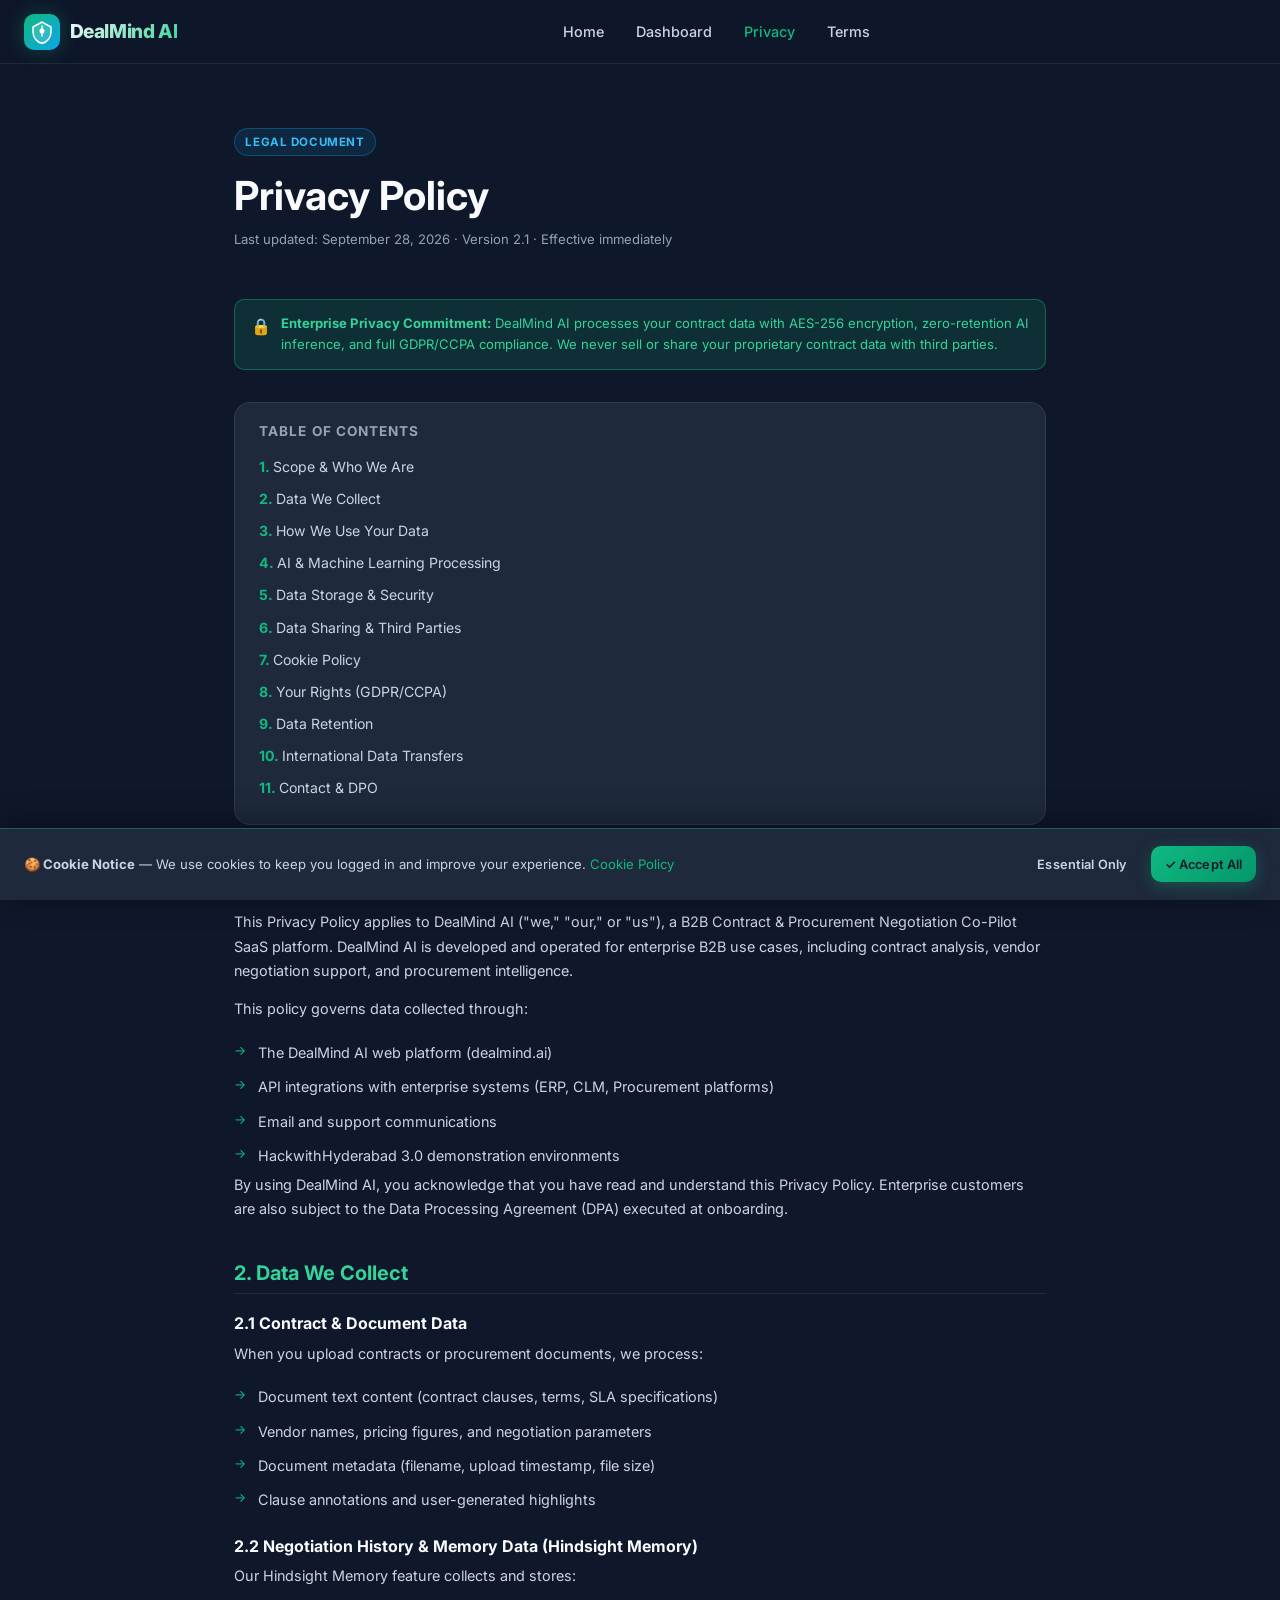
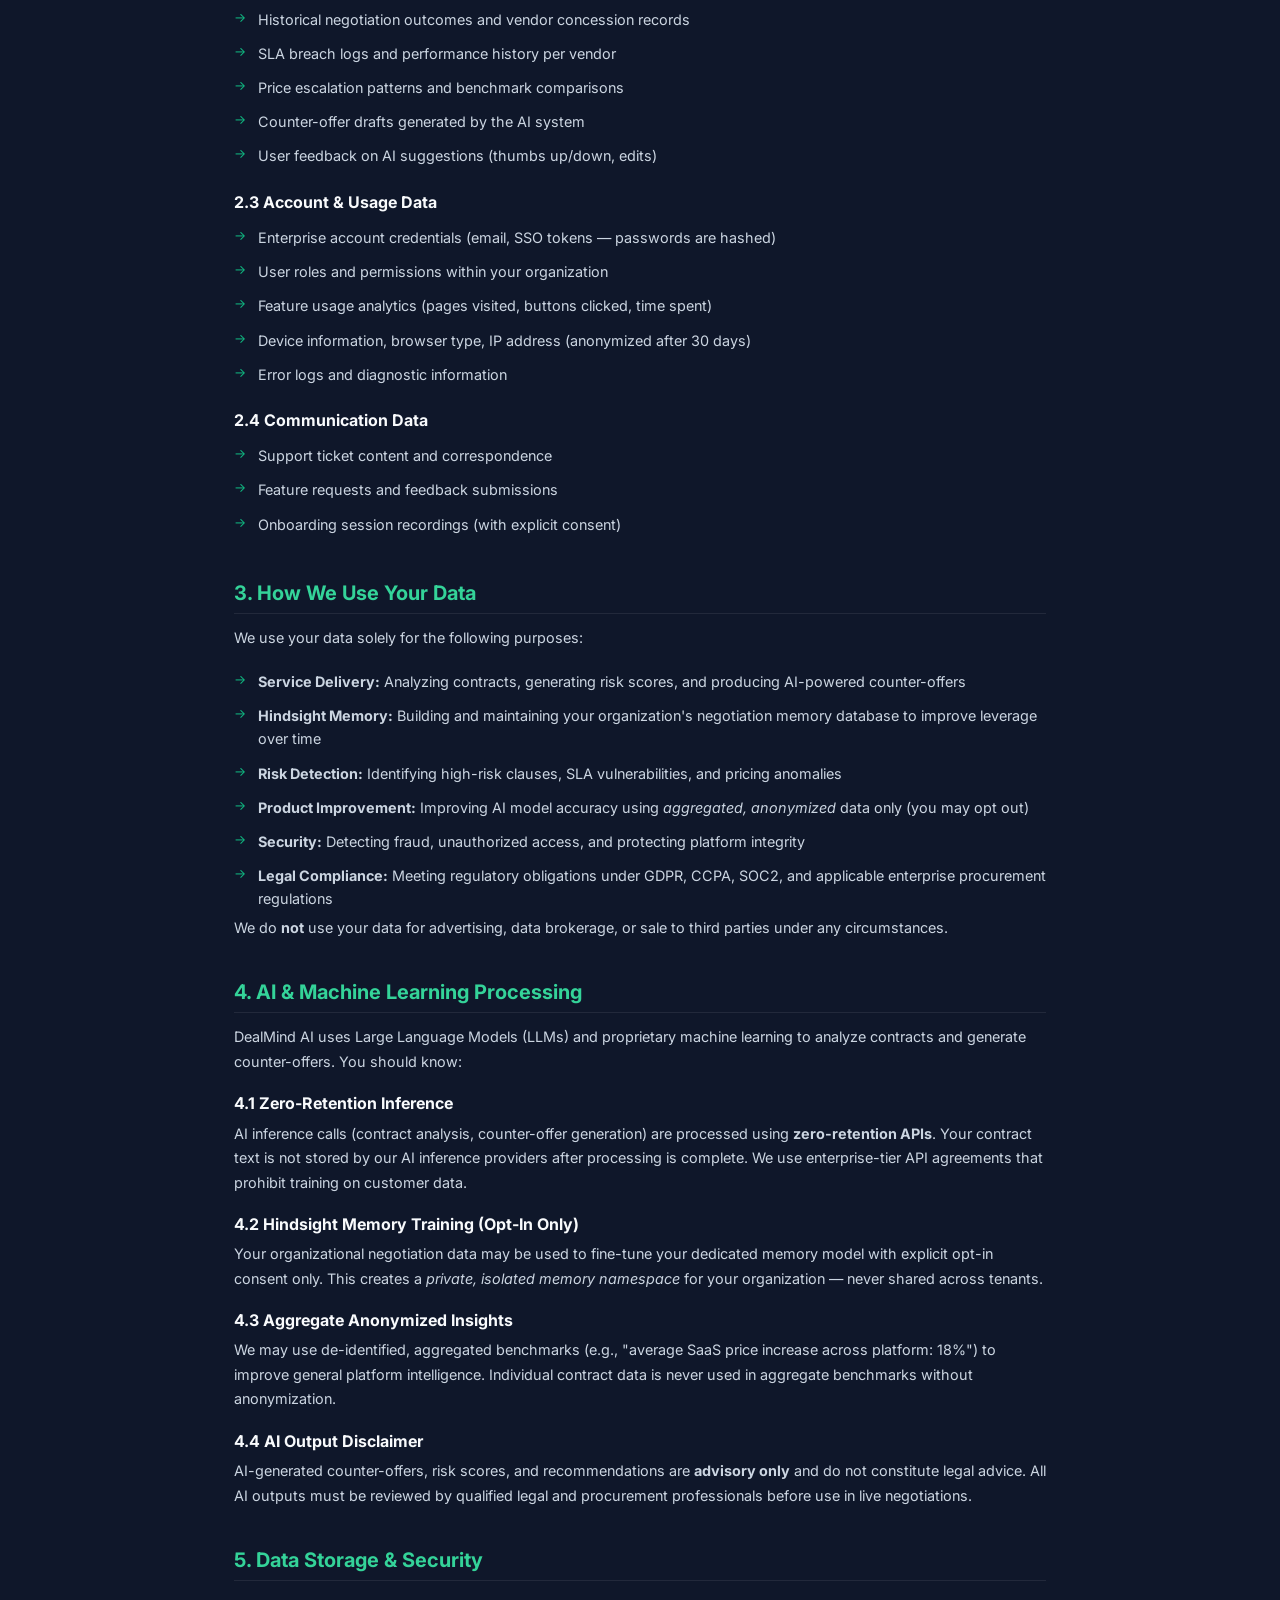
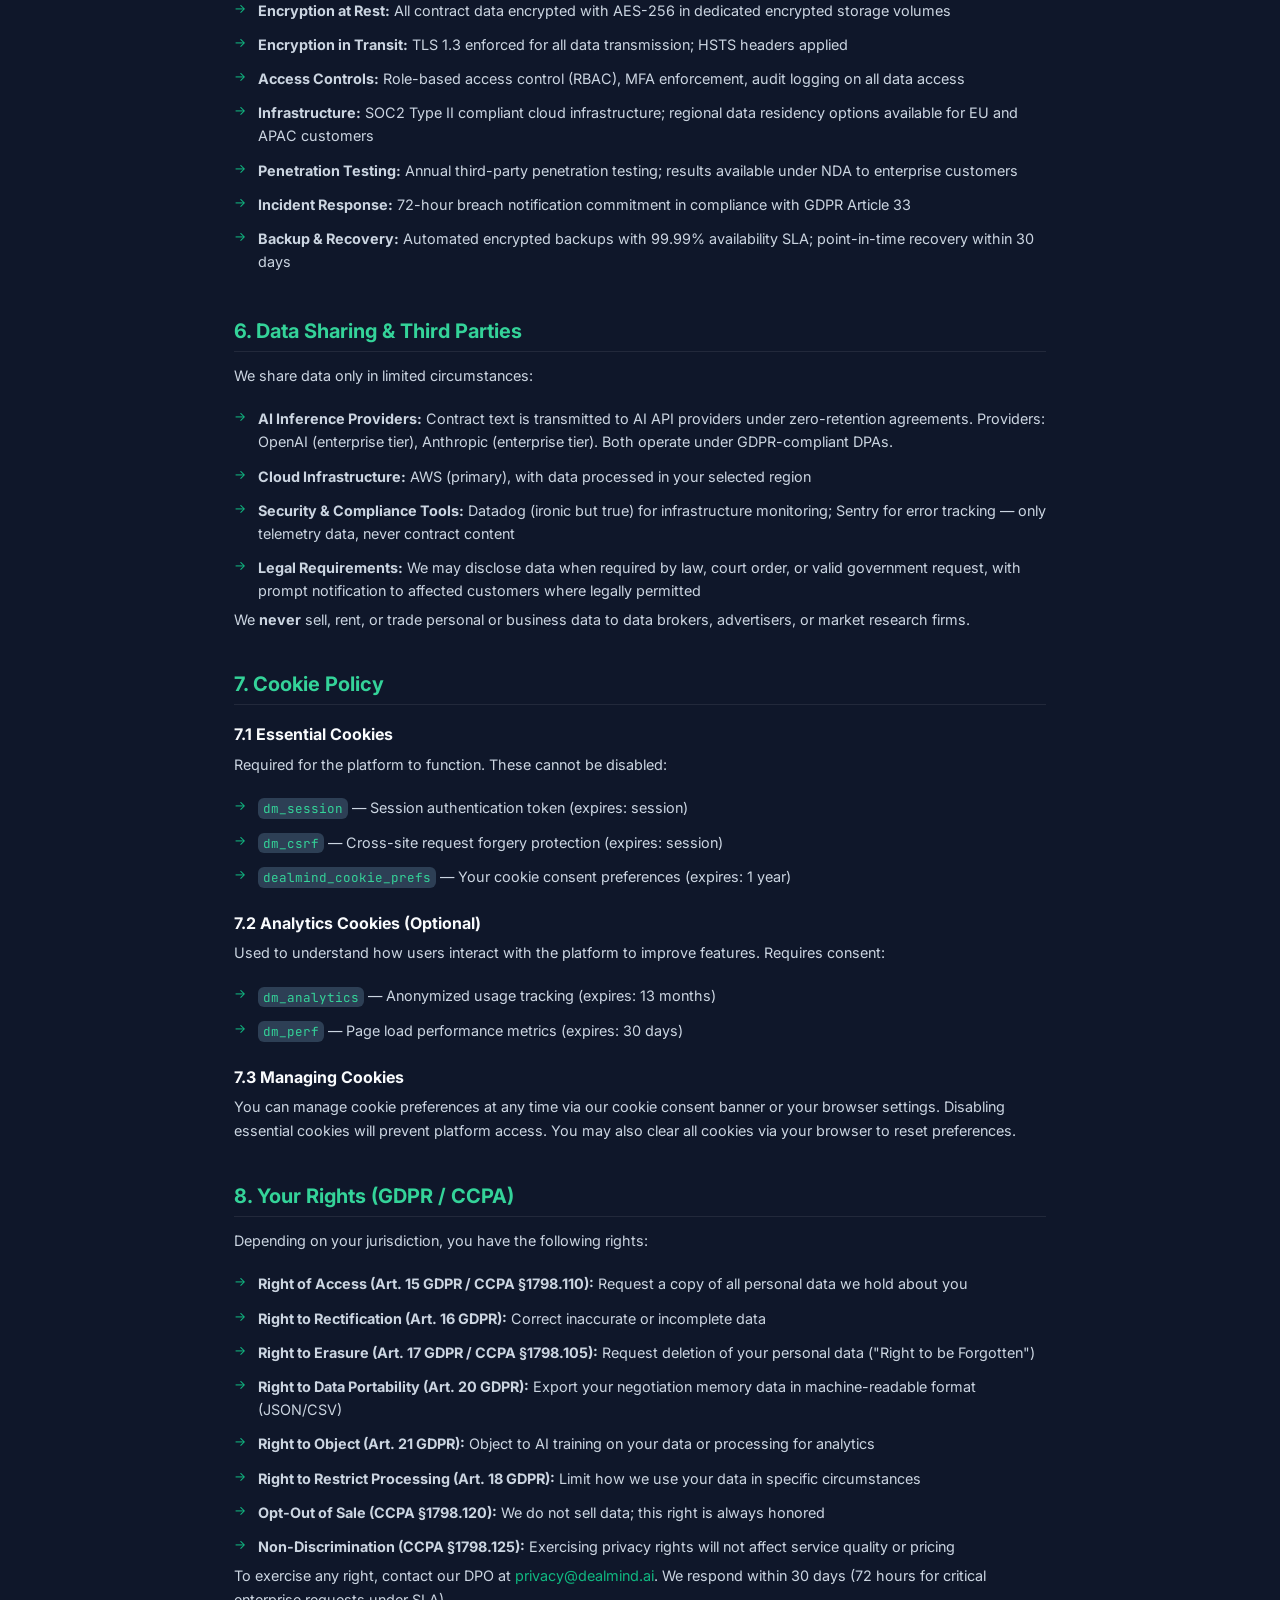
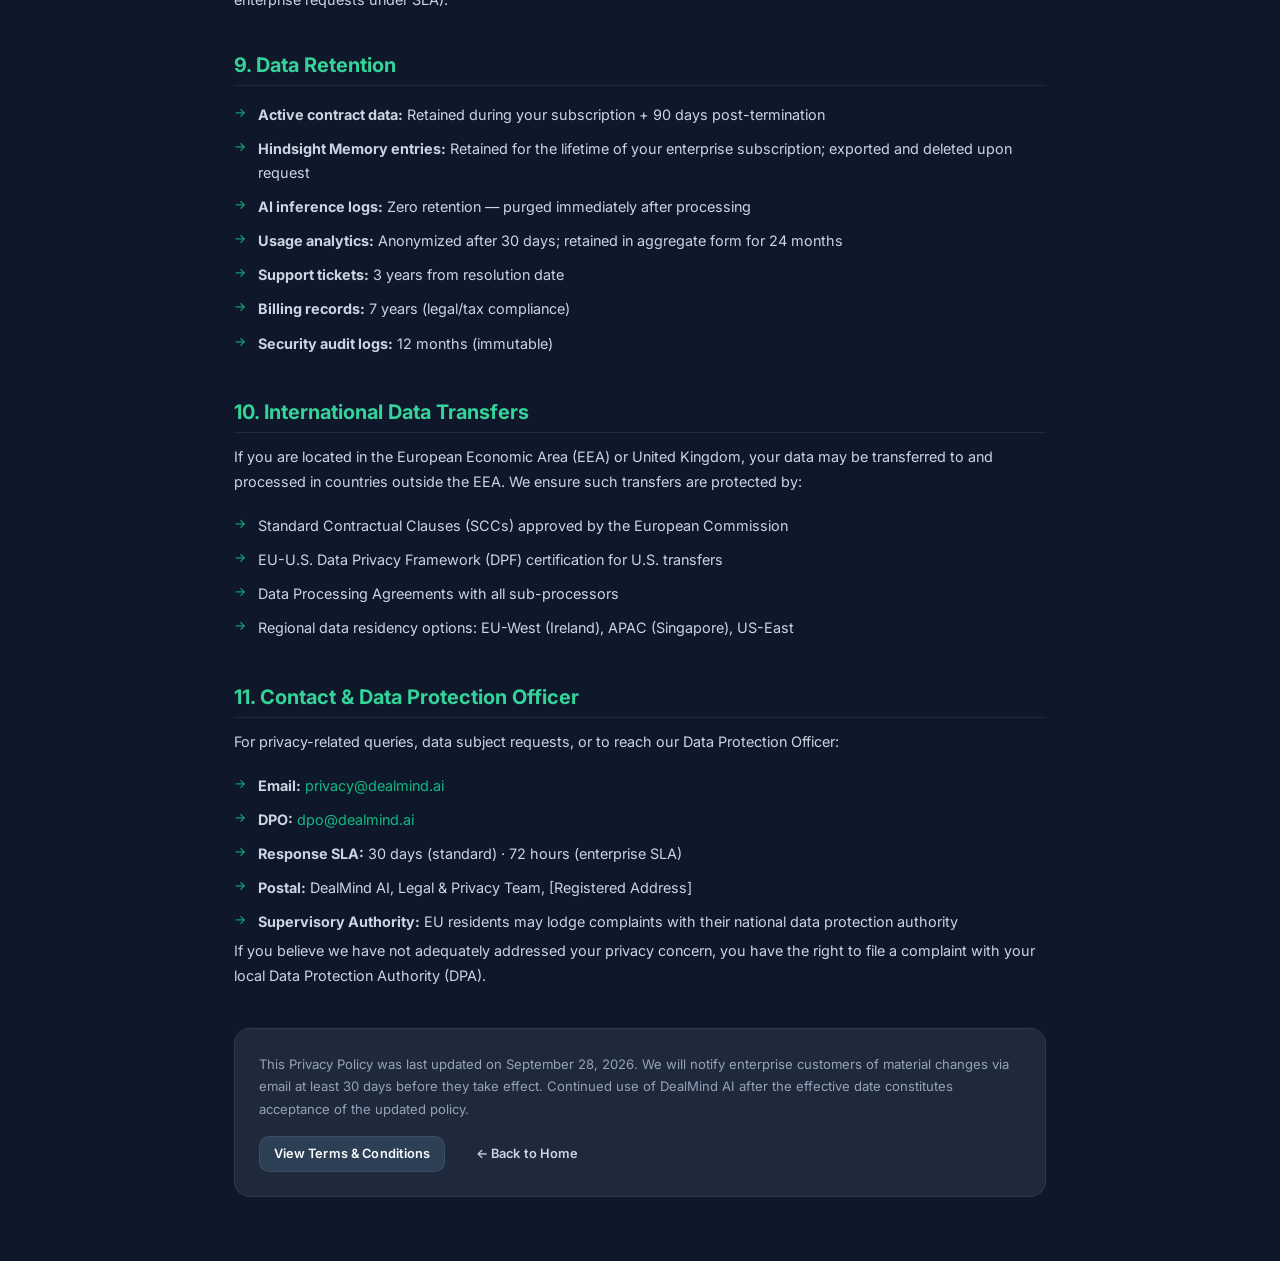
<file: privacy.html>
<!DOCTYPE html>
<html lang="en">
<head>
  <meta charset="UTF-8" />
  <meta name="viewport" content="width=device-width, initial-scale=1.0" />
  <title>Privacy Policy | DealMind AI — B2B Contract Negotiation Co-Pilot</title>
  <meta name="description" content="DealMind AI Privacy Policy — how we handle enterprise B2B data, encrypted document storage, AI processing, and your privacy rights under GDPR and CCPA." />
  <meta name="robots" content="index, follow" />
  <link rel="canonical" href="https://dealmind.ai/privacy" />
  <link rel="icon" type="image/svg+xml" href="./favicon.svg" />
  <link rel="preconnect" href="https://fonts.googleapis.com" />
  <link rel="preconnect" href="https://fonts.gstatic.com" crossorigin />
  <link rel="stylesheet" href="./styles.css" />
</head>
<body>

<div class="toast-container" id="toastContainer" aria-live="polite"></div>

<!-- Header -->
<header class="header" role="banner">
  <div class="header-inner">
    <a class="logo" href="./index.html" aria-label="DealMind AI - Home">
      <div class="logo-icon" aria-hidden="true">
        <svg width="24" height="24" viewBox="0 0 24 24" fill="none">
          <path d="M12 2L3 7v5c0 5.25 3.75 10.15 9 11.35C17.25 22.15 21 17.25 21 12V7l-9-5z" fill="rgba(255,255,255,0.15)" stroke="white" stroke-width="1.5"/>
          <circle cx="12" cy="11" r="2.5" fill="white"/>
          <line x1="12" y1="6" x2="12" y2="8.5" stroke="white" stroke-width="1.5" stroke-linecap="round"/>
          <line x1="12" y1="13.5" x2="12" y2="16" stroke="white" stroke-width="1.5" stroke-linecap="round"/>
        </svg>
      </div>
      <span class="logo-text">DealMind AI</span>
    </a>
    <nav role="navigation" aria-label="Main navigation">
      <ul class="nav-links">
        <li><a href="./index.html">Home</a></li>
        <li><a href="./index.html#dashboard">Dashboard</a></li>
        <li><a href="./privacy.html" class="active" aria-current="page">Privacy</a></li>
        <li><a href="./terms.html">Terms</a></li>
      </ul>
    </nav>
    <div class="nav-actions">
      <button class="hamburger" id="hamburger" aria-label="Toggle mobile menu" aria-expanded="false">
        <span></span><span></span><span></span>
      </button>
    </div>
  </div>
</header>

<nav class="mobile-nav" id="mobile-nav" aria-label="Mobile navigation">
  <a href="./index.html">🏠 Home</a>
  <a href="./index.html#dashboard">📊 Dashboard</a>
  <a href="./privacy.html" aria-current="page">🔒 Privacy Policy</a>
  <a href="./terms.html">📋 Terms &amp; Conditions</a>
</nav>

<main class="page-wrapper" role="main">
  <div class="legal-page">
    <div style="margin-bottom:1rem;">
      <span class="badge badge-info">Legal Document</span>
    </div>
    <h1>Privacy Policy</h1>
    <p class="last-updated">Last updated: September 28, 2026 · Version 2.1 · Effective immediately</p>

    <div class="insight-callout" style="margin-bottom:2rem;">
      <span class="insight-callout-icon" aria-hidden="true">🔒</span>
      <span><strong>Enterprise Privacy Commitment:</strong> DealMind AI processes your contract data with AES-256 encryption, zero-retention AI inference, and full GDPR/CCPA compliance. We never sell or share your proprietary contract data with third parties.</span>
    </div>

    <!-- Table of Contents -->
    <div class="legal-toc" aria-labelledby="toc-heading">
      <h3 id="toc-heading">Table of Contents</h3>
      <ol>
        <li><a href="#scope">Scope &amp; Who We Are</a></li>
        <li><a href="#data-we-collect">Data We Collect</a></li>
        <li><a href="#how-we-use">How We Use Your Data</a></li>
        <li><a href="#ai-processing">AI &amp; Machine Learning Processing</a></li>
        <li><a href="#data-storage">Data Storage &amp; Security</a></li>
        <li><a href="#data-sharing">Data Sharing &amp; Third Parties</a></li>
        <li><a href="#cookies" id="cookies">Cookie Policy</a></li>
        <li><a href="#your-rights">Your Rights (GDPR/CCPA)</a></li>
        <li><a href="#retention">Data Retention</a></li>
        <li><a href="#international">International Data Transfers</a></li>
        <li><a href="#contact">Contact &amp; DPO</a></li>
      </ol>
    </div>

    <!-- Section 1 -->
    <div class="legal-section" id="scope">
      <h2>1. Scope &amp; Who We Are</h2>
      <p>This Privacy Policy applies to DealMind AI ("we," "our," or "us"), a B2B Contract &amp; Procurement Negotiation Co-Pilot SaaS platform. DealMind AI is developed and operated for enterprise B2B use cases, including contract analysis, vendor negotiation support, and procurement intelligence.</p>
      <p>This policy governs data collected through:</p>
      <ul>
        <li>The DealMind AI web platform (dealmind.ai)</li>
        <li>API integrations with enterprise systems (ERP, CLM, Procurement platforms)</li>
        <li>Email and support communications</li>
        <li>HackwithHyderabad 3.0 demonstration environments</li>
      </ul>
      <p>By using DealMind AI, you acknowledge that you have read and understand this Privacy Policy. Enterprise customers are also subject to the Data Processing Agreement (DPA) executed at onboarding.</p>
    </div>

    <!-- Section 2 -->
    <div class="legal-section" id="data-we-collect">
      <h2>2. Data We Collect</h2>

      <h3>2.1 Contract &amp; Document Data</h3>
      <p>When you upload contracts or procurement documents, we process:</p>
      <ul>
        <li>Document text content (contract clauses, terms, SLA specifications)</li>
        <li>Vendor names, pricing figures, and negotiation parameters</li>
        <li>Document metadata (filename, upload timestamp, file size)</li>
        <li>Clause annotations and user-generated highlights</li>
      </ul>

      <h3>2.2 Negotiation History &amp; Memory Data (Hindsight Memory)</h3>
      <p>Our Hindsight Memory feature collects and stores:</p>
      <ul>
        <li>Historical negotiation outcomes and vendor concession records</li>
        <li>SLA breach logs and performance history per vendor</li>
        <li>Price escalation patterns and benchmark comparisons</li>
        <li>Counter-offer drafts generated by the AI system</li>
        <li>User feedback on AI suggestions (thumbs up/down, edits)</li>
      </ul>

      <h3>2.3 Account &amp; Usage Data</h3>
      <ul>
        <li>Enterprise account credentials (email, SSO tokens — passwords are hashed)</li>
        <li>User roles and permissions within your organization</li>
        <li>Feature usage analytics (pages visited, buttons clicked, time spent)</li>
        <li>Device information, browser type, IP address (anonymized after 30 days)</li>
        <li>Error logs and diagnostic information</li>
      </ul>

      <h3>2.4 Communication Data</h3>
      <ul>
        <li>Support ticket content and correspondence</li>
        <li>Feature requests and feedback submissions</li>
        <li>Onboarding session recordings (with explicit consent)</li>
      </ul>
    </div>

    <!-- Section 3 -->
    <div class="legal-section" id="how-we-use">
      <h2>3. How We Use Your Data</h2>
      <p>We use your data solely for the following purposes:</p>
      <ul>
        <li><strong>Service Delivery:</strong> Analyzing contracts, generating risk scores, and producing AI-powered counter-offers</li>
        <li><strong>Hindsight Memory:</strong> Building and maintaining your organization's negotiation memory database to improve leverage over time</li>
        <li><strong>Risk Detection:</strong> Identifying high-risk clauses, SLA vulnerabilities, and pricing anomalies</li>
        <li><strong>Product Improvement:</strong> Improving AI model accuracy using <em>aggregated, anonymized</em> data only (you may opt out)</li>
        <li><strong>Security:</strong> Detecting fraud, unauthorized access, and protecting platform integrity</li>
        <li><strong>Legal Compliance:</strong> Meeting regulatory obligations under GDPR, CCPA, SOC2, and applicable enterprise procurement regulations</li>
      </ul>
      <p>We do <strong>not</strong> use your data for advertising, data brokerage, or sale to third parties under any circumstances.</p>
    </div>

    <!-- Section 4 -->
    <div class="legal-section" id="ai-processing">
      <h2>4. AI &amp; Machine Learning Processing</h2>
      <p>DealMind AI uses Large Language Models (LLMs) and proprietary machine learning to analyze contracts and generate counter-offers. You should know:</p>

      <h3>4.1 Zero-Retention Inference</h3>
      <p>AI inference calls (contract analysis, counter-offer generation) are processed using <strong>zero-retention APIs</strong>. Your contract text is not stored by our AI inference providers after processing is complete. We use enterprise-tier API agreements that prohibit training on customer data.</p>

      <h3>4.2 Hindsight Memory Training (Opt-In Only)</h3>
      <p>Your organizational negotiation data may be used to fine-tune your dedicated memory model with explicit opt-in consent only. This creates a <em>private, isolated memory namespace</em> for your organization — never shared across tenants.</p>

      <h3>4.3 Aggregate Anonymized Insights</h3>
      <p>We may use de-identified, aggregated benchmarks (e.g., "average SaaS price increase across platform: 18%") to improve general platform intelligence. Individual contract data is never used in aggregate benchmarks without anonymization.</p>

      <h3>4.4 AI Output Disclaimer</h3>
      <p>AI-generated counter-offers, risk scores, and recommendations are <strong>advisory only</strong> and do not constitute legal advice. All AI outputs must be reviewed by qualified legal and procurement professionals before use in live negotiations.</p>
    </div>

    <!-- Section 5 -->
    <div class="legal-section" id="data-storage">
      <h2>5. Data Storage &amp; Security</h2>
      <ul>
        <li><strong>Encryption at Rest:</strong> All contract data encrypted with AES-256 in dedicated encrypted storage volumes</li>
        <li><strong>Encryption in Transit:</strong> TLS 1.3 enforced for all data transmission; HSTS headers applied</li>
        <li><strong>Access Controls:</strong> Role-based access control (RBAC), MFA enforcement, audit logging on all data access</li>
        <li><strong>Infrastructure:</strong> SOC2 Type II compliant cloud infrastructure; regional data residency options available for EU and APAC customers</li>
        <li><strong>Penetration Testing:</strong> Annual third-party penetration testing; results available under NDA to enterprise customers</li>
        <li><strong>Incident Response:</strong> 72-hour breach notification commitment in compliance with GDPR Article 33</li>
        <li><strong>Backup &amp; Recovery:</strong> Automated encrypted backups with 99.99% availability SLA; point-in-time recovery within 30 days</li>
      </ul>
    </div>

    <!-- Section 6 -->
    <div class="legal-section" id="data-sharing">
      <h2>6. Data Sharing &amp; Third Parties</h2>
      <p>We share data only in limited circumstances:</p>
      <ul>
        <li><strong>AI Inference Providers:</strong> Contract text is transmitted to AI API providers under zero-retention agreements. Providers: OpenAI (enterprise tier), Anthropic (enterprise tier). Both operate under GDPR-compliant DPAs.</li>
        <li><strong>Cloud Infrastructure:</strong> AWS (primary), with data processed in your selected region</li>
        <li><strong>Security &amp; Compliance Tools:</strong> Datadog (ironic but true) for infrastructure monitoring; Sentry for error tracking — only telemetry data, never contract content</li>
        <li><strong>Legal Requirements:</strong> We may disclose data when required by law, court order, or valid government request, with prompt notification to affected customers where legally permitted</li>
      </ul>
      <p>We <strong>never</strong> sell, rent, or trade personal or business data to data brokers, advertisers, or market research firms.</p>
    </div>

    <!-- Section 7 -->
    <div class="legal-section" id="cookies">
      <h2>7. Cookie Policy</h2>

      <h3>7.1 Essential Cookies</h3>
      <p>Required for the platform to function. These cannot be disabled:</p>
      <ul>
        <li><code>dm_session</code> — Session authentication token (expires: session)</li>
        <li><code>dm_csrf</code> — Cross-site request forgery protection (expires: session)</li>
        <li><code>dealmind_cookie_prefs</code> — Your cookie consent preferences (expires: 1 year)</li>
      </ul>

      <h3>7.2 Analytics Cookies (Optional)</h3>
      <p>Used to understand how users interact with the platform to improve features. Requires consent:</p>
      <ul>
        <li><code>dm_analytics</code> — Anonymized usage tracking (expires: 13 months)</li>
        <li><code>dm_perf</code> — Page load performance metrics (expires: 30 days)</li>
      </ul>

      <h3>7.3 Managing Cookies</h3>
      <p>You can manage cookie preferences at any time via our cookie consent banner or your browser settings. Disabling essential cookies will prevent platform access. You may also clear all cookies via your browser to reset preferences.</p>
    </div>

    <!-- Section 8 -->
    <div class="legal-section" id="your-rights">
      <h2>8. Your Rights (GDPR / CCPA)</h2>
      <p>Depending on your jurisdiction, you have the following rights:</p>
      <ul>
        <li><strong>Right of Access (Art. 15 GDPR / CCPA §1798.110):</strong> Request a copy of all personal data we hold about you</li>
        <li><strong>Right to Rectification (Art. 16 GDPR):</strong> Correct inaccurate or incomplete data</li>
        <li><strong>Right to Erasure (Art. 17 GDPR / CCPA §1798.105):</strong> Request deletion of your personal data ("Right to be Forgotten")</li>
        <li><strong>Right to Data Portability (Art. 20 GDPR):</strong> Export your negotiation memory data in machine-readable format (JSON/CSV)</li>
        <li><strong>Right to Object (Art. 21 GDPR):</strong> Object to AI training on your data or processing for analytics</li>
        <li><strong>Right to Restrict Processing (Art. 18 GDPR):</strong> Limit how we use your data in specific circumstances</li>
        <li><strong>Opt-Out of Sale (CCPA §1798.120):</strong> We do not sell data; this right is always honored</li>
        <li><strong>Non-Discrimination (CCPA §1798.125):</strong> Exercising privacy rights will not affect service quality or pricing</li>
      </ul>
      <p>To exercise any right, contact our DPO at <a href="mailto:privacy@dealmind.ai">privacy@dealmind.ai</a>. We respond within 30 days (72 hours for critical enterprise requests under SLA).</p>
    </div>

    <!-- Section 9 -->
    <div class="legal-section" id="retention">
      <h2>9. Data Retention</h2>
      <ul>
        <li><strong>Active contract data:</strong> Retained during your subscription + 90 days post-termination</li>
        <li><strong>Hindsight Memory entries:</strong> Retained for the lifetime of your enterprise subscription; exported and deleted upon request</li>
        <li><strong>AI inference logs:</strong> Zero retention — purged immediately after processing</li>
        <li><strong>Usage analytics:</strong> Anonymized after 30 days; retained in aggregate form for 24 months</li>
        <li><strong>Support tickets:</strong> 3 years from resolution date</li>
        <li><strong>Billing records:</strong> 7 years (legal/tax compliance)</li>
        <li><strong>Security audit logs:</strong> 12 months (immutable)</li>
      </ul>
    </div>

    <!-- Section 10 -->
    <div class="legal-section" id="international">
      <h2>10. International Data Transfers</h2>
      <p>If you are located in the European Economic Area (EEA) or United Kingdom, your data may be transferred to and processed in countries outside the EEA. We ensure such transfers are protected by:</p>
      <ul>
        <li>Standard Contractual Clauses (SCCs) approved by the European Commission</li>
        <li>EU-U.S. Data Privacy Framework (DPF) certification for U.S. transfers</li>
        <li>Data Processing Agreements with all sub-processors</li>
        <li>Regional data residency options: EU-West (Ireland), APAC (Singapore), US-East</li>
      </ul>
    </div>

    <!-- Section 11 -->
    <div class="legal-section" id="contact">
      <h2>11. Contact &amp; Data Protection Officer</h2>
      <p>For privacy-related queries, data subject requests, or to reach our Data Protection Officer:</p>
      <ul>
        <li><strong>Email:</strong> <a href="mailto:privacy@dealmind.ai">privacy@dealmind.ai</a></li>
        <li><strong>DPO:</strong> <a href="mailto:dpo@dealmind.ai">dpo@dealmind.ai</a></li>
        <li><strong>Response SLA:</strong> 30 days (standard) · 72 hours (enterprise SLA)</li>
        <li><strong>Postal:</strong> DealMind AI, Legal &amp; Privacy Team, [Registered Address]</li>
        <li><strong>Supervisory Authority:</strong> EU residents may lodge complaints with their national data protection authority</li>
      </ul>
      <p>If you believe we have not adequately addressed your privacy concern, you have the right to file a complaint with your local Data Protection Authority (DPA).</p>
    </div>

    <div style="padding:1.5rem; background:var(--bg-card); border:1px solid var(--border); border-radius:var(--radius-lg); margin-top:2rem;">
      <p style="font-size:0.82rem; color:var(--text-muted);">This Privacy Policy was last updated on September 28, 2026. We will notify enterprise customers of material changes via email at least 30 days before they take effect. Continued use of DealMind AI after the effective date constitutes acceptance of the updated policy.</p>
      <div style="display:flex; gap:1rem; margin-top:1rem; flex-wrap:wrap;">
        <a href="./terms.html" class="btn btn-secondary btn-sm">View Terms &amp; Conditions</a>
        <a href="./index.html" class="btn btn-ghost btn-sm">← Back to Home</a>
      </div>
    </div>

  </div>
</main>

<!-- Cookie Banner -->
<div class="cookie-banner" id="cookie-banner" role="dialog" aria-label="Cookie consent">
  <p class="cookie-text">
    <strong>🍪 Cookie Notice</strong> — We use cookies to keep you logged in and improve your experience. <a href="#cookies">Cookie Policy</a>
  </p>
  <div class="cookie-actions">
    <button class="btn btn-ghost btn-sm" onclick="acceptCookies('essential')" id="cookie-essential-btn">Essential Only</button>
    <button class="btn btn-primary btn-sm" onclick="acceptCookies('all')" id="cookie-accept-btn">✓ Accept All</button>
  </div>
</div>

<script>
  // Hamburger toggle
  document.getElementById('hamburger').addEventListener('click', function() {
    const nav = document.getElementById('mobile-nav');
    const isOpen = nav.classList.toggle('open');
    this.classList.toggle('open', isOpen);
    this.setAttribute('aria-expanded', isOpen);
  });

  // Cookie consent
  function acceptCookies(type) {
    localStorage.setItem('dealmind_cookie_prefs', JSON.stringify({ type, timestamp: new Date().toISOString() }));
    const banner = document.getElementById('cookie-banner');
    banner.classList.remove('visible');
    setTimeout(() => banner.remove(), 400);
  }

  // Check cookie prefs
  if (!localStorage.getItem('dealmind_cookie_prefs')) {
    setTimeout(() => document.getElementById('cookie-banner').classList.add('visible'), 800);
  }

  // Toast
  function showToast(msg, type) {
    const tc = document.getElementById('toastContainer');
    const t = document.createElement('div');
    t.className = `toast toast-${type}`;
    t.setAttribute('role', 'alert');
    t.textContent = msg;
    tc.appendChild(t);
    requestAnimationFrame(() => t.classList.add('show'));
    setTimeout(() => { t.classList.remove('show'); setTimeout(() => t.remove(), 300); }, 3500);
  }
</script>
</body>
</html>
</file>
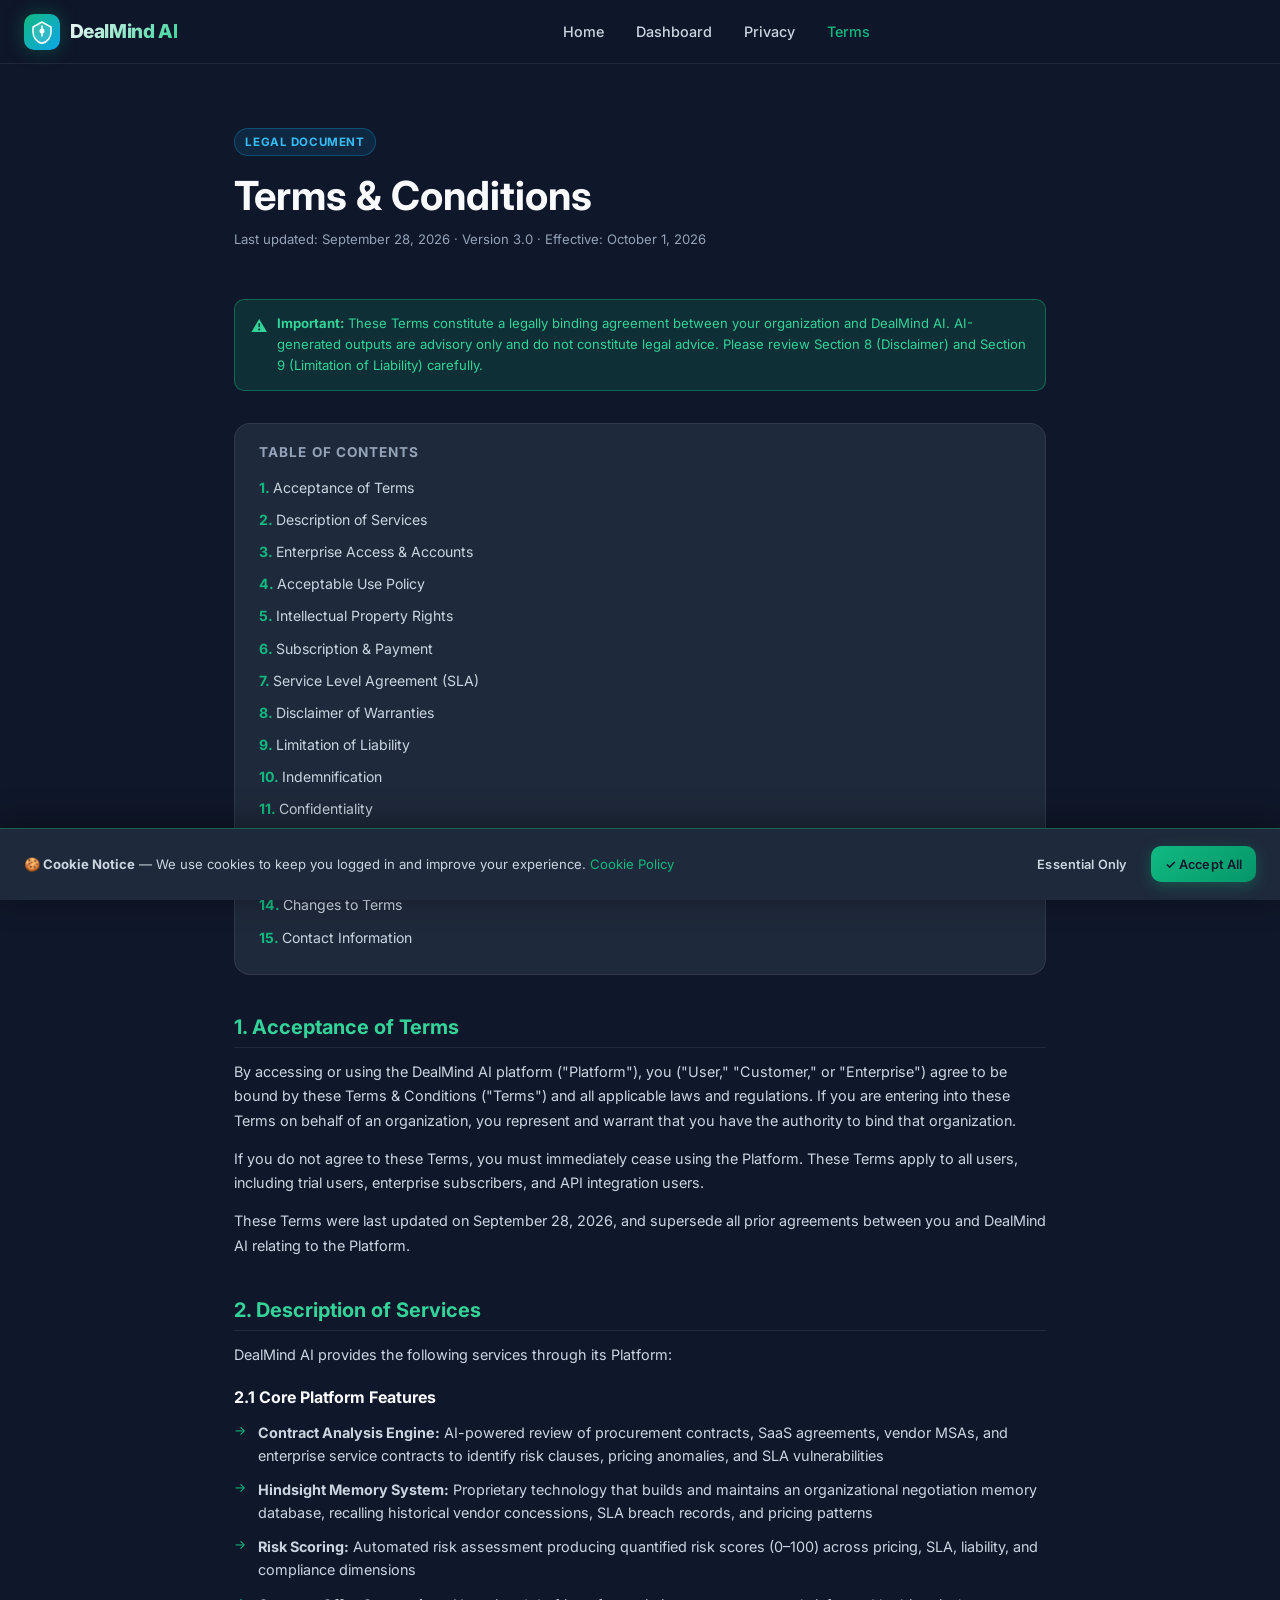
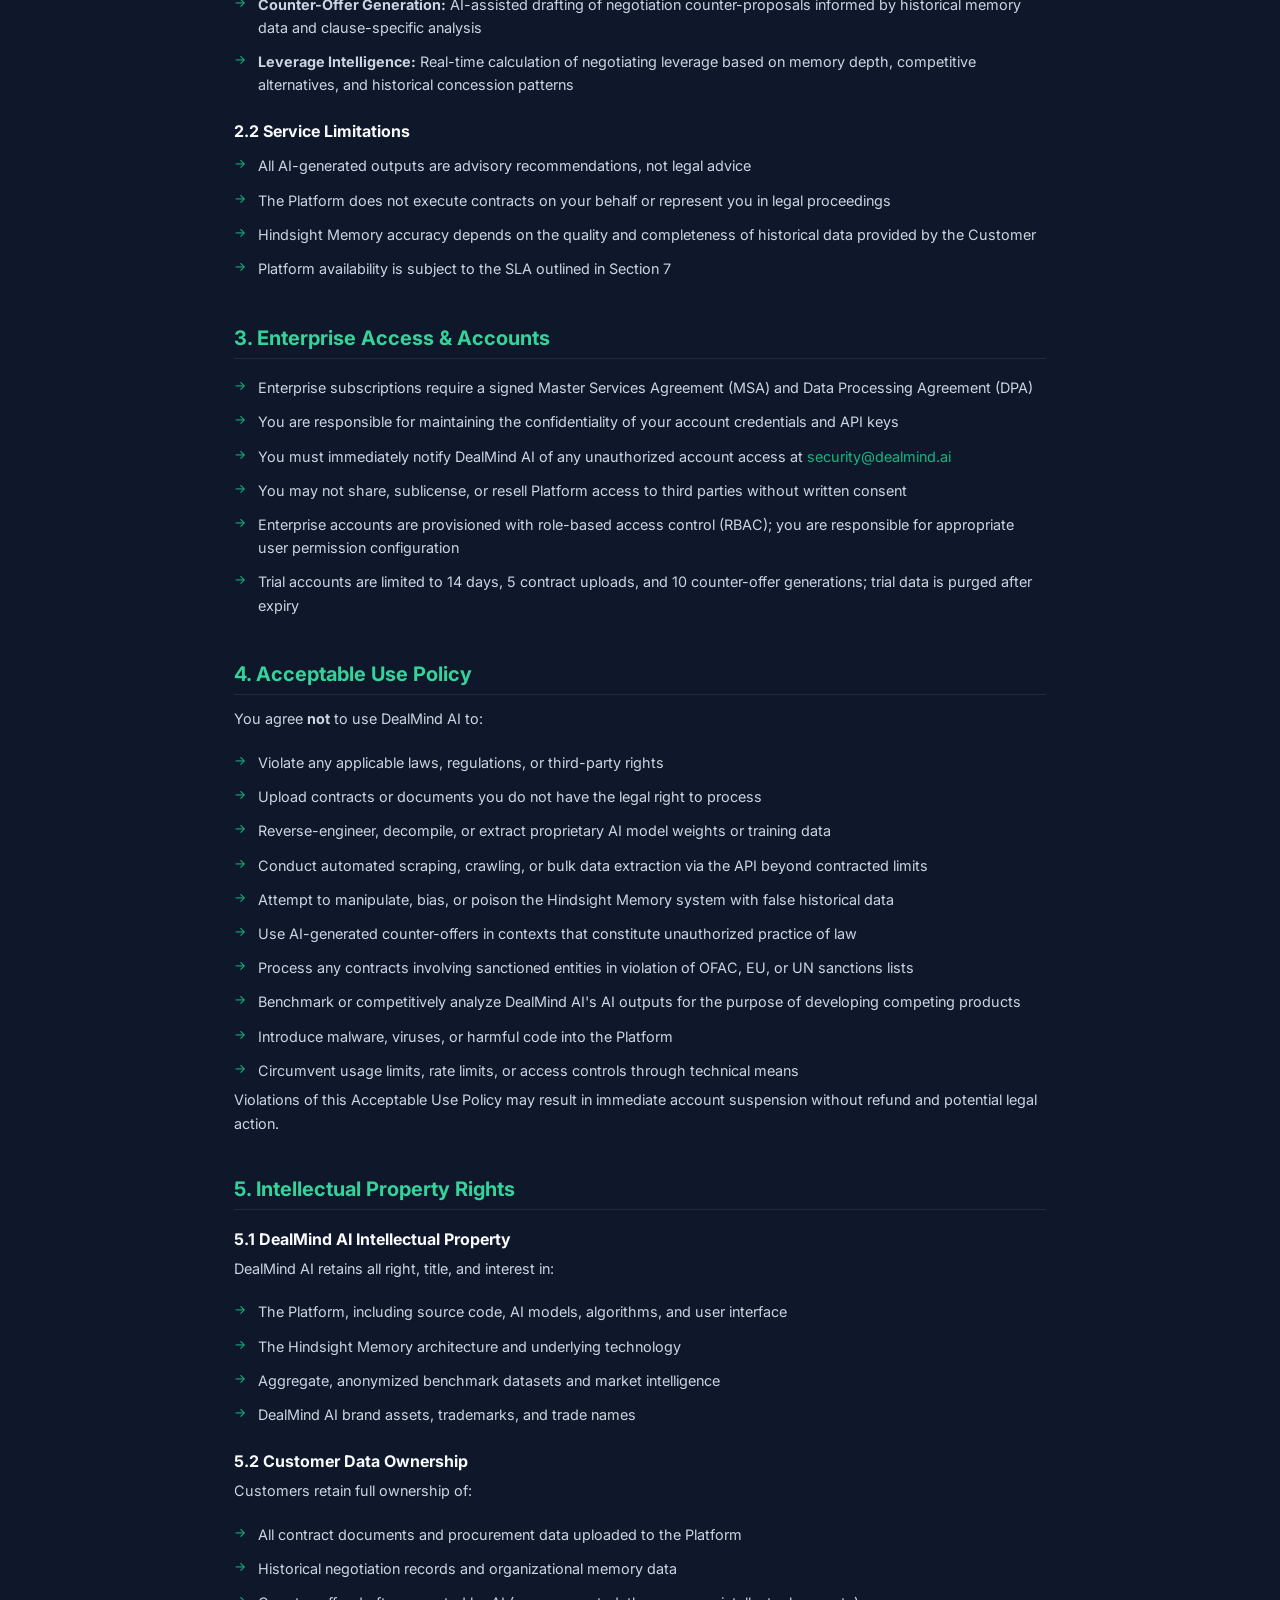
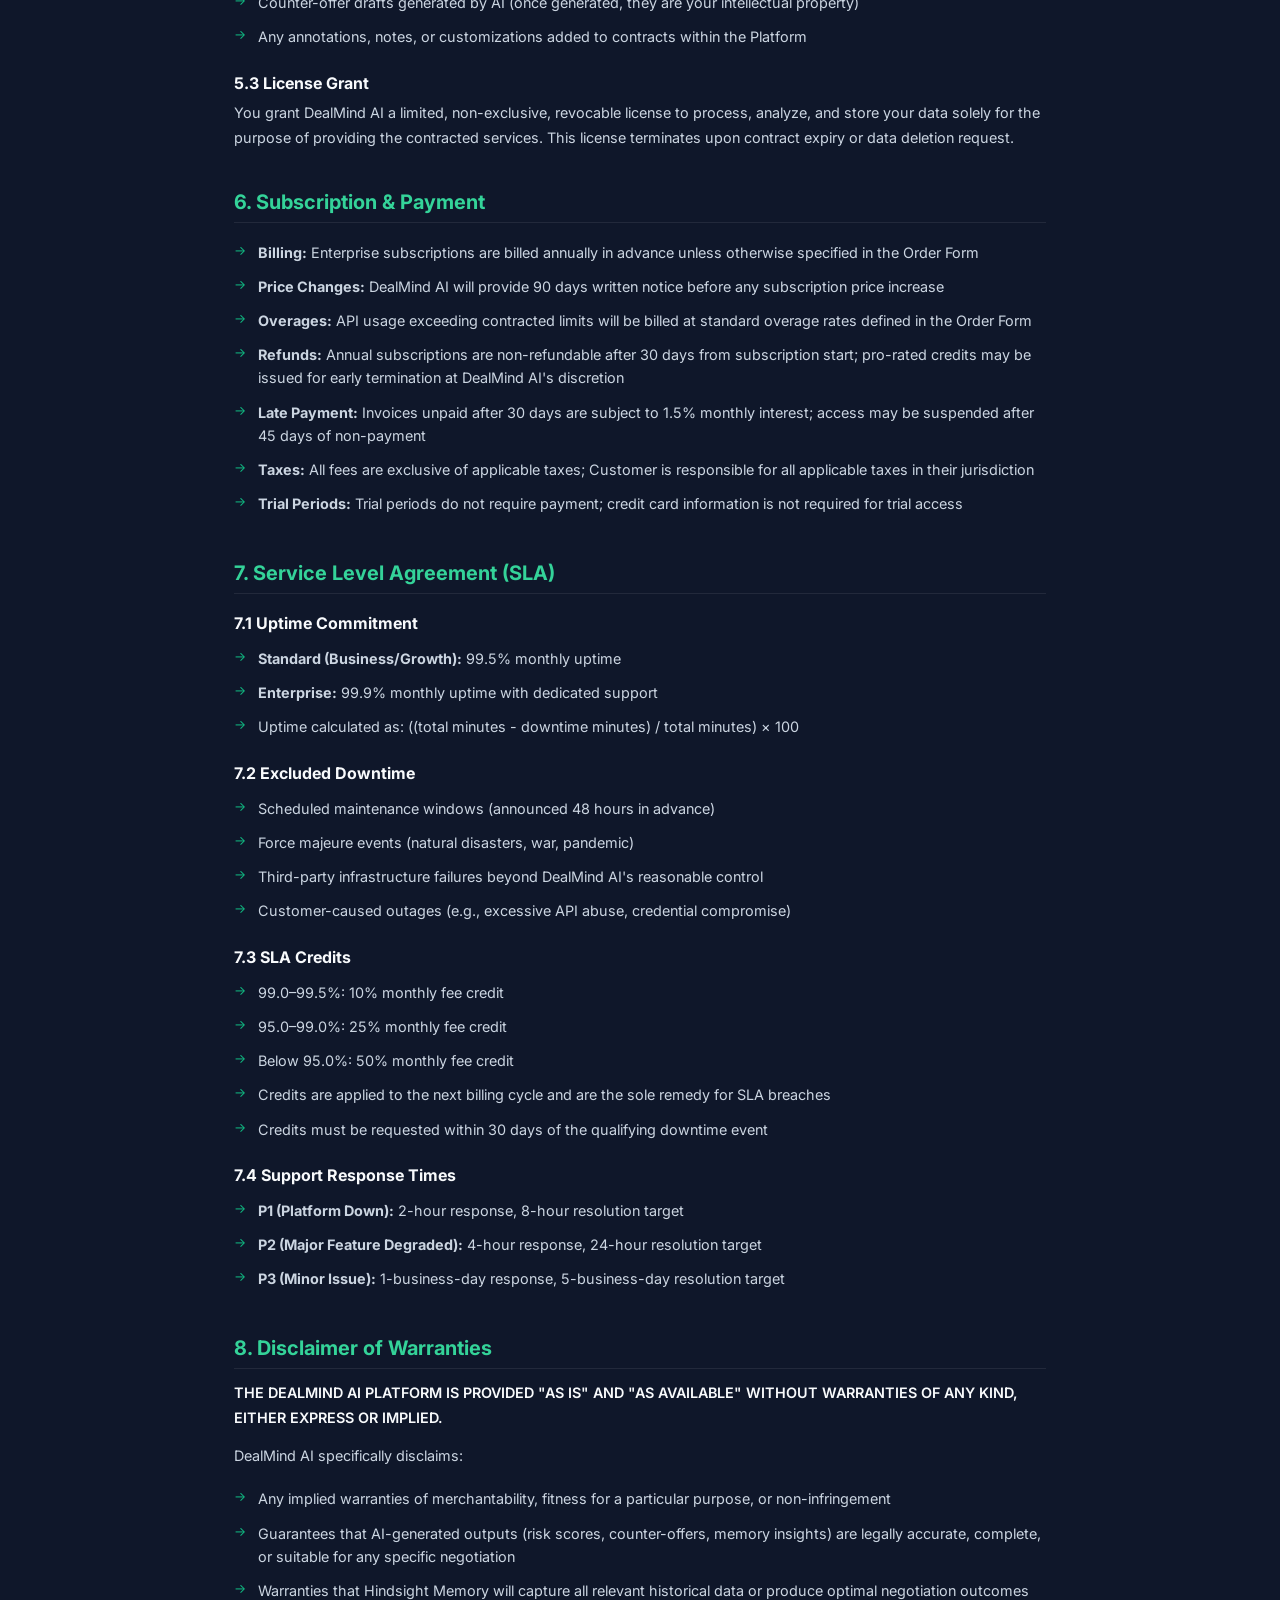
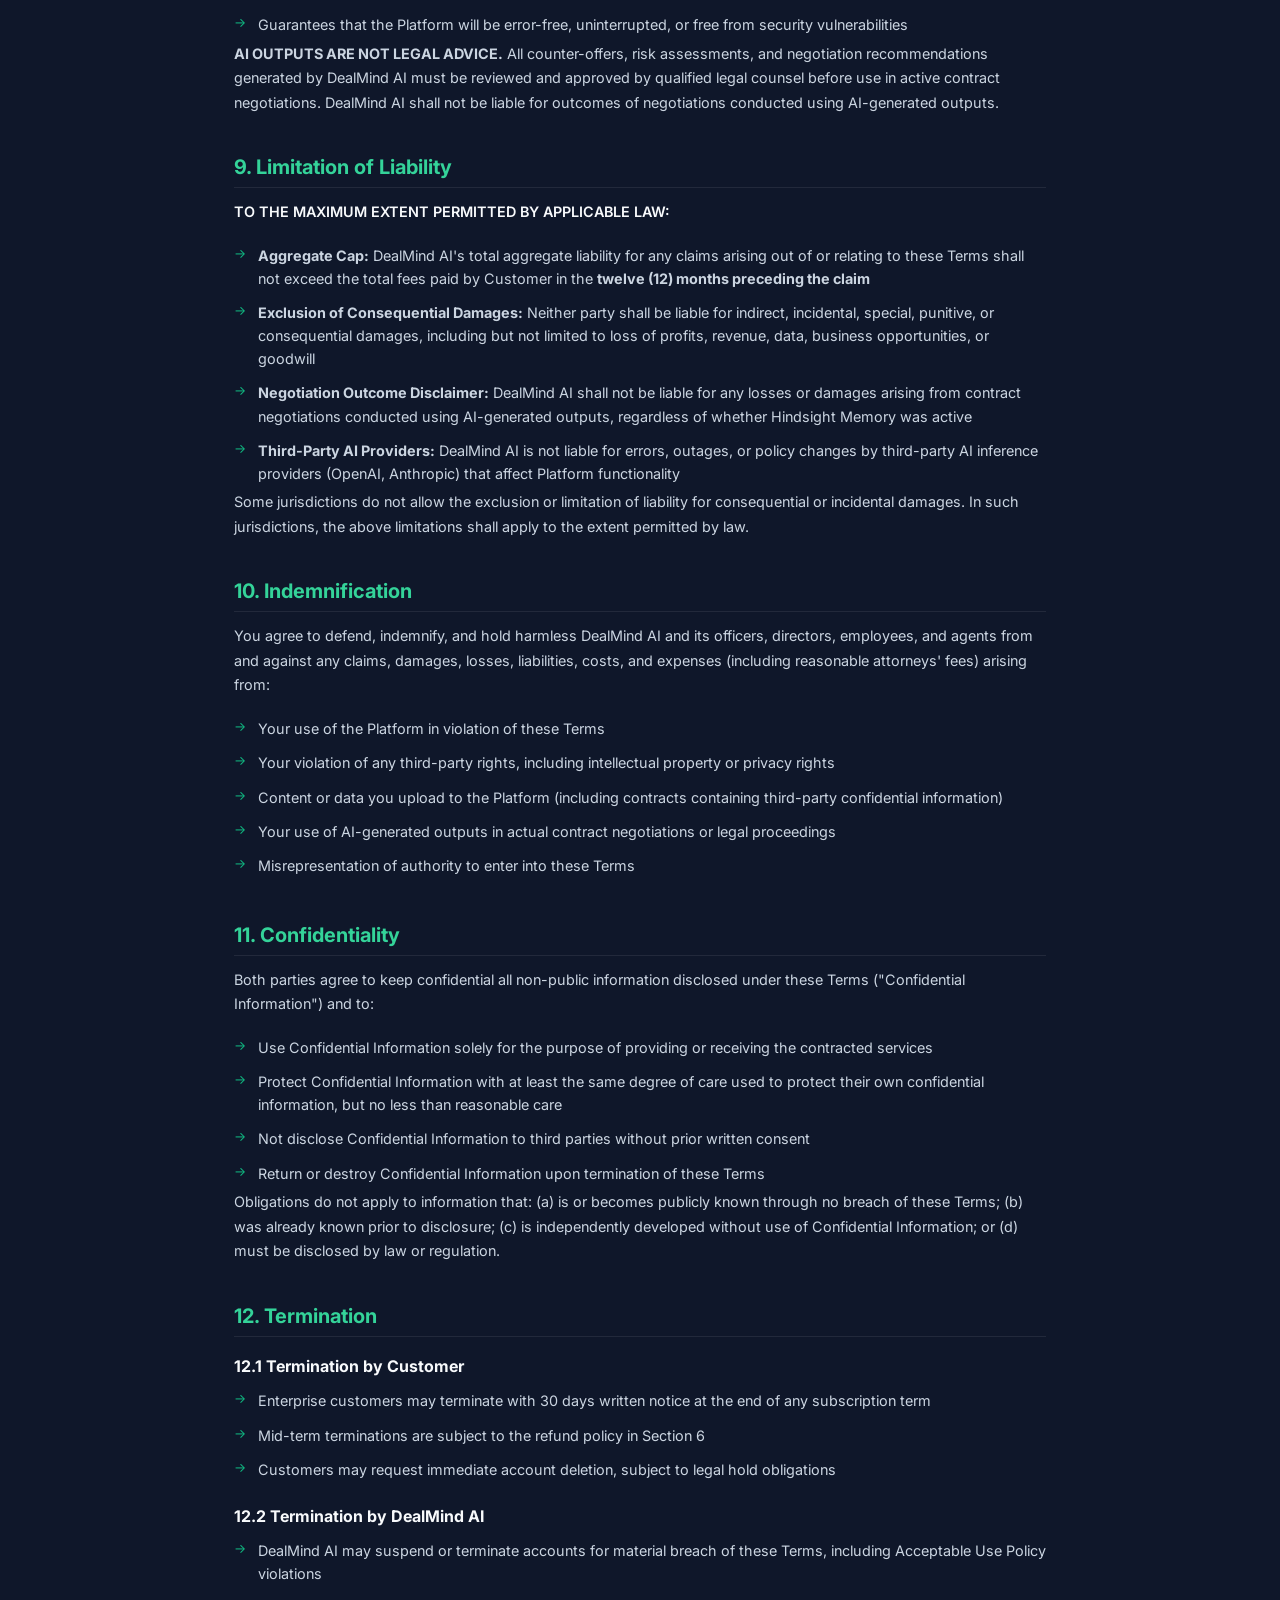
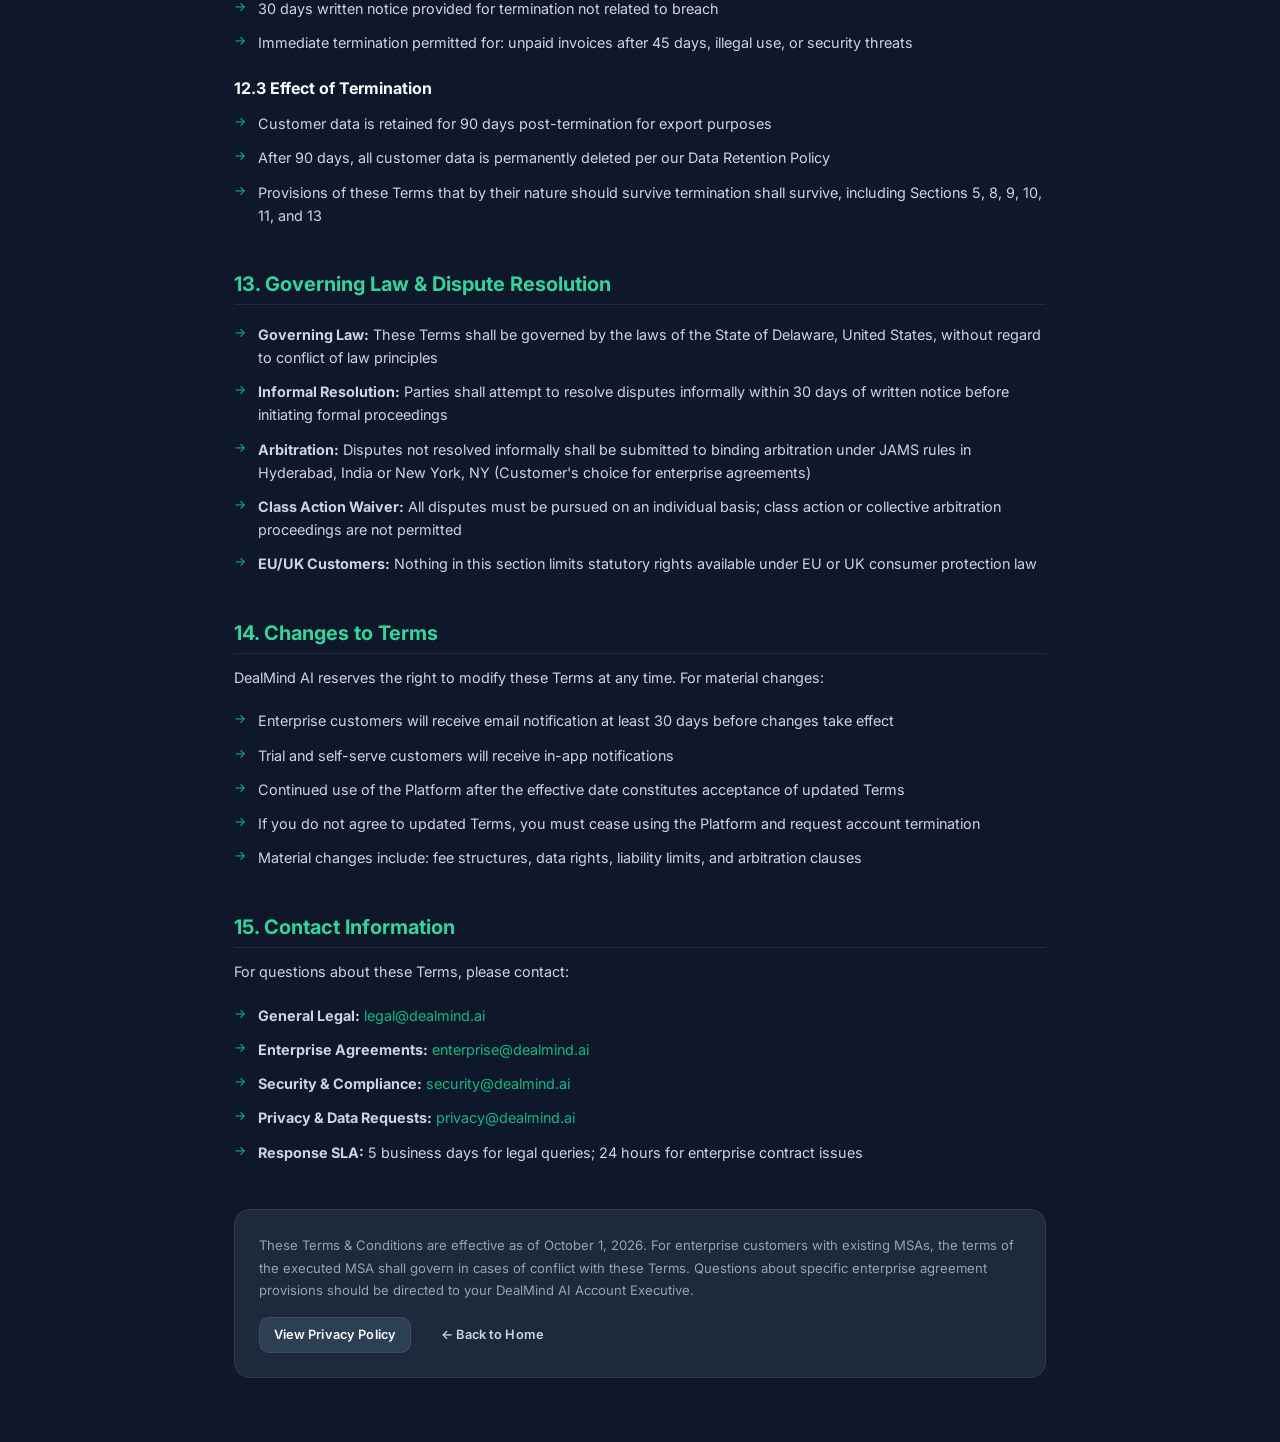
<file: terms.html>
<!DOCTYPE html>
<html lang="en">
<head>
  <meta charset="UTF-8" />
  <meta name="viewport" content="width=device-width, initial-scale=1.0" />
  <title>Terms &amp; Conditions | DealMind AI — B2B Contract Negotiation Co-Pilot</title>
  <meta name="description" content="DealMind AI Terms of Service — enterprise B2B service terms, acceptable use policy, liability limits, SLA commitments, and platform usage conditions." />
  <meta name="robots" content="index, follow" />
  <link rel="canonical" href="https://dealmind.ai/terms" />
  <link rel="icon" type="image/svg+xml" href="./favicon.svg" />
  <link rel="preconnect" href="https://fonts.googleapis.com" />
  <link rel="preconnect" href="https://fonts.gstatic.com" crossorigin />
  <link rel="stylesheet" href="./styles.css" />
</head>
<body>

<div class="toast-container" id="toastContainer" aria-live="polite"></div>

<!-- Header -->
<header class="header" role="banner">
  <div class="header-inner">
    <a class="logo" href="./index.html" aria-label="DealMind AI - Home">
      <div class="logo-icon" aria-hidden="true">
        <svg width="24" height="24" viewBox="0 0 24 24" fill="none">
          <path d="M12 2L3 7v5c0 5.25 3.75 10.15 9 11.35C17.25 22.15 21 17.25 21 12V7l-9-5z" fill="rgba(255,255,255,0.15)" stroke="white" stroke-width="1.5"/>
          <circle cx="12" cy="11" r="2.5" fill="white"/>
          <line x1="12" y1="6" x2="12" y2="8.5" stroke="white" stroke-width="1.5" stroke-linecap="round"/>
          <line x1="12" y1="13.5" x2="12" y2="16" stroke="white" stroke-width="1.5" stroke-linecap="round"/>
        </svg>
      </div>
      <span class="logo-text">DealMind AI</span>
    </a>
    <nav role="navigation" aria-label="Main navigation">
      <ul class="nav-links">
        <li><a href="./index.html">Home</a></li>
        <li><a href="./index.html#dashboard">Dashboard</a></li>
        <li><a href="./privacy.html">Privacy</a></li>
        <li><a href="./terms.html" class="active" aria-current="page">Terms</a></li>
      </ul>
    </nav>
    <div class="nav-actions">
      <button class="hamburger" id="hamburger" aria-label="Toggle mobile menu" aria-expanded="false">
        <span></span><span></span><span></span>
      </button>
    </div>
  </div>
</header>

<nav class="mobile-nav" id="mobile-nav" aria-label="Mobile navigation">
  <a href="./index.html">🏠 Home</a>
  <a href="./index.html#dashboard">📊 Dashboard</a>
  <a href="./privacy.html">🔒 Privacy Policy</a>
  <a href="./terms.html" aria-current="page">📋 Terms &amp; Conditions</a>
</nav>

<main class="page-wrapper" role="main">
  <div class="legal-page">
    <div style="margin-bottom:1rem;">
      <span class="badge badge-info">Legal Document</span>
    </div>
    <h1>Terms &amp; Conditions</h1>
    <p class="last-updated">Last updated: September 28, 2026 · Version 3.0 · Effective: October 1, 2026</p>

    <div class="insight-callout" style="margin-bottom:2rem;">
      <span class="insight-callout-icon" aria-hidden="true">⚠️</span>
      <span><strong>Important:</strong> These Terms constitute a legally binding agreement between your organization and DealMind AI. AI-generated outputs are advisory only and do not constitute legal advice. Please review Section 8 (Disclaimer) and Section 9 (Limitation of Liability) carefully.</span>
    </div>

    <!-- Table of Contents -->
    <div class="legal-toc" aria-labelledby="toc-heading">
      <h3 id="toc-heading">Table of Contents</h3>
      <ol>
        <li><a href="#acceptance">Acceptance of Terms</a></li>
        <li><a href="#services">Description of Services</a></li>
        <li><a href="#enterprise-access">Enterprise Access &amp; Accounts</a></li>
        <li><a href="#acceptable-use">Acceptable Use Policy</a></li>
        <li><a href="#intellectual-property">Intellectual Property Rights</a></li>
        <li><a href="#subscription">Subscription &amp; Payment</a></li>
        <li><a href="#sla">Service Level Agreement (SLA)</a></li>
        <li><a href="#disclaimer">Disclaimer of Warranties</a></li>
        <li><a href="#liability">Limitation of Liability</a></li>
        <li><a href="#indemnification">Indemnification</a></li>
        <li><a href="#confidentiality">Confidentiality</a></li>
        <li><a href="#termination">Termination</a></li>
        <li><a href="#governing-law">Governing Law &amp; Dispute Resolution</a></li>
        <li><a href="#changes">Changes to Terms</a></li>
        <li><a href="#contact">Contact Information</a></li>
      </ol>
    </div>

    <!-- Section 1 -->
    <div class="legal-section" id="acceptance">
      <h2>1. Acceptance of Terms</h2>
      <p>By accessing or using the DealMind AI platform ("Platform"), you ("User," "Customer," or "Enterprise") agree to be bound by these Terms &amp; Conditions ("Terms") and all applicable laws and regulations. If you are entering into these Terms on behalf of an organization, you represent and warrant that you have the authority to bind that organization.</p>
      <p>If you do not agree to these Terms, you must immediately cease using the Platform. These Terms apply to all users, including trial users, enterprise subscribers, and API integration users.</p>
      <p>These Terms were last updated on September 28, 2026, and supersede all prior agreements between you and DealMind AI relating to the Platform.</p>
    </div>

    <!-- Section 2 -->
    <div class="legal-section" id="services">
      <h2>2. Description of Services</h2>
      <p>DealMind AI provides the following services through its Platform:</p>

      <h3>2.1 Core Platform Features</h3>
      <ul>
        <li><strong>Contract Analysis Engine:</strong> AI-powered review of procurement contracts, SaaS agreements, vendor MSAs, and enterprise service contracts to identify risk clauses, pricing anomalies, and SLA vulnerabilities</li>
        <li><strong>Hindsight Memory System:</strong> Proprietary technology that builds and maintains an organizational negotiation memory database, recalling historical vendor concessions, SLA breach records, and pricing patterns</li>
        <li><strong>Risk Scoring:</strong> Automated risk assessment producing quantified risk scores (0–100) across pricing, SLA, liability, and compliance dimensions</li>
        <li><strong>Counter-Offer Generation:</strong> AI-assisted drafting of negotiation counter-proposals informed by historical memory data and clause-specific analysis</li>
        <li><strong>Leverage Intelligence:</strong> Real-time calculation of negotiating leverage based on memory depth, competitive alternatives, and historical concession patterns</li>
      </ul>

      <h3>2.2 Service Limitations</h3>
      <ul>
        <li>All AI-generated outputs are advisory recommendations, not legal advice</li>
        <li>The Platform does not execute contracts on your behalf or represent you in legal proceedings</li>
        <li>Hindsight Memory accuracy depends on the quality and completeness of historical data provided by the Customer</li>
        <li>Platform availability is subject to the SLA outlined in Section 7</li>
      </ul>
    </div>

    <!-- Section 3 -->
    <div class="legal-section" id="enterprise-access">
      <h2>3. Enterprise Access &amp; Accounts</h2>
      <ul>
        <li>Enterprise subscriptions require a signed Master Services Agreement (MSA) and Data Processing Agreement (DPA)</li>
        <li>You are responsible for maintaining the confidentiality of your account credentials and API keys</li>
        <li>You must immediately notify DealMind AI of any unauthorized account access at <a href="mailto:security@dealmind.ai">security@dealmind.ai</a></li>
        <li>You may not share, sublicense, or resell Platform access to third parties without written consent</li>
        <li>Enterprise accounts are provisioned with role-based access control (RBAC); you are responsible for appropriate user permission configuration</li>
        <li>Trial accounts are limited to 14 days, 5 contract uploads, and 10 counter-offer generations; trial data is purged after expiry</li>
      </ul>
    </div>

    <!-- Section 4 -->
    <div class="legal-section" id="acceptable-use">
      <h2>4. Acceptable Use Policy</h2>
      <p>You agree <strong>not</strong> to use DealMind AI to:</p>
      <ul>
        <li>Violate any applicable laws, regulations, or third-party rights</li>
        <li>Upload contracts or documents you do not have the legal right to process</li>
        <li>Reverse-engineer, decompile, or extract proprietary AI model weights or training data</li>
        <li>Conduct automated scraping, crawling, or bulk data extraction via the API beyond contracted limits</li>
        <li>Attempt to manipulate, bias, or poison the Hindsight Memory system with false historical data</li>
        <li>Use AI-generated counter-offers in contexts that constitute unauthorized practice of law</li>
        <li>Process any contracts involving sanctioned entities in violation of OFAC, EU, or UN sanctions lists</li>
        <li>Benchmark or competitively analyze DealMind AI's AI outputs for the purpose of developing competing products</li>
        <li>Introduce malware, viruses, or harmful code into the Platform</li>
        <li>Circumvent usage limits, rate limits, or access controls through technical means</li>
      </ul>
      <p>Violations of this Acceptable Use Policy may result in immediate account suspension without refund and potential legal action.</p>
    </div>

    <!-- Section 5 -->
    <div class="legal-section" id="intellectual-property">
      <h2>5. Intellectual Property Rights</h2>

      <h3>5.1 DealMind AI Intellectual Property</h3>
      <p>DealMind AI retains all right, title, and interest in:</p>
      <ul>
        <li>The Platform, including source code, AI models, algorithms, and user interface</li>
        <li>The Hindsight Memory architecture and underlying technology</li>
        <li>Aggregate, anonymized benchmark datasets and market intelligence</li>
        <li>DealMind AI brand assets, trademarks, and trade names</li>
      </ul>

      <h3>5.2 Customer Data Ownership</h3>
      <p>Customers retain full ownership of:</p>
      <ul>
        <li>All contract documents and procurement data uploaded to the Platform</li>
        <li>Historical negotiation records and organizational memory data</li>
        <li>Counter-offer drafts generated by AI (once generated, they are your intellectual property)</li>
        <li>Any annotations, notes, or customizations added to contracts within the Platform</li>
      </ul>

      <h3>5.3 License Grant</h3>
      <p>You grant DealMind AI a limited, non-exclusive, revocable license to process, analyze, and store your data solely for the purpose of providing the contracted services. This license terminates upon contract expiry or data deletion request.</p>
    </div>

    <!-- Section 6 -->
    <div class="legal-section" id="subscription">
      <h2>6. Subscription &amp; Payment</h2>
      <ul>
        <li><strong>Billing:</strong> Enterprise subscriptions are billed annually in advance unless otherwise specified in the Order Form</li>
        <li><strong>Price Changes:</strong> DealMind AI will provide 90 days written notice before any subscription price increase</li>
        <li><strong>Overages:</strong> API usage exceeding contracted limits will be billed at standard overage rates defined in the Order Form</li>
        <li><strong>Refunds:</strong> Annual subscriptions are non-refundable after 30 days from subscription start; pro-rated credits may be issued for early termination at DealMind AI's discretion</li>
        <li><strong>Late Payment:</strong> Invoices unpaid after 30 days are subject to 1.5% monthly interest; access may be suspended after 45 days of non-payment</li>
        <li><strong>Taxes:</strong> All fees are exclusive of applicable taxes; Customer is responsible for all applicable taxes in their jurisdiction</li>
        <li><strong>Trial Periods:</strong> Trial periods do not require payment; credit card information is not required for trial access</li>
      </ul>
    </div>

    <!-- Section 7 -->
    <div class="legal-section" id="sla">
      <h2>7. Service Level Agreement (SLA)</h2>

      <h3>7.1 Uptime Commitment</h3>
      <ul>
        <li><strong>Standard (Business/Growth):</strong> 99.5% monthly uptime</li>
        <li><strong>Enterprise:</strong> 99.9% monthly uptime with dedicated support</li>
        <li>Uptime calculated as: ((total minutes - downtime minutes) / total minutes) × 100</li>
      </ul>

      <h3>7.2 Excluded Downtime</h3>
      <ul>
        <li>Scheduled maintenance windows (announced 48 hours in advance)</li>
        <li>Force majeure events (natural disasters, war, pandemic)</li>
        <li>Third-party infrastructure failures beyond DealMind AI's reasonable control</li>
        <li>Customer-caused outages (e.g., excessive API abuse, credential compromise)</li>
      </ul>

      <h3>7.3 SLA Credits</h3>
      <ul>
        <li>99.0–99.5%: 10% monthly fee credit</li>
        <li>95.0–99.0%: 25% monthly fee credit</li>
        <li>Below 95.0%: 50% monthly fee credit</li>
        <li>Credits are applied to the next billing cycle and are the sole remedy for SLA breaches</li>
        <li>Credits must be requested within 30 days of the qualifying downtime event</li>
      </ul>

      <h3>7.4 Support Response Times</h3>
      <ul>
        <li><strong>P1 (Platform Down):</strong> 2-hour response, 8-hour resolution target</li>
        <li><strong>P2 (Major Feature Degraded):</strong> 4-hour response, 24-hour resolution target</li>
        <li><strong>P3 (Minor Issue):</strong> 1-business-day response, 5-business-day resolution target</li>
      </ul>
    </div>

    <!-- Section 8 -->
    <div class="legal-section" id="disclaimer">
      <h2>8. Disclaimer of Warranties</h2>
      <p style="color:var(--text-primary); font-weight:600;">THE DEALMIND AI PLATFORM IS PROVIDED "AS IS" AND "AS AVAILABLE" WITHOUT WARRANTIES OF ANY KIND, EITHER EXPRESS OR IMPLIED.</p>
      <p>DealMind AI specifically disclaims:</p>
      <ul>
        <li>Any implied warranties of merchantability, fitness for a particular purpose, or non-infringement</li>
        <li>Guarantees that AI-generated outputs (risk scores, counter-offers, memory insights) are legally accurate, complete, or suitable for any specific negotiation</li>
        <li>Warranties that Hindsight Memory will capture all relevant historical data or produce optimal negotiation outcomes</li>
        <li>Guarantees that the Platform will be error-free, uninterrupted, or free from security vulnerabilities</li>
      </ul>
      <p><strong>AI OUTPUTS ARE NOT LEGAL ADVICE.</strong> All counter-offers, risk assessments, and negotiation recommendations generated by DealMind AI must be reviewed and approved by qualified legal counsel before use in active contract negotiations. DealMind AI shall not be liable for outcomes of negotiations conducted using AI-generated outputs.</p>
    </div>

    <!-- Section 9 -->
    <div class="legal-section" id="liability">
      <h2>9. Limitation of Liability</h2>
      <p style="color:var(--text-primary); font-weight:600;">TO THE MAXIMUM EXTENT PERMITTED BY APPLICABLE LAW:</p>
      <ul>
        <li><strong>Aggregate Cap:</strong> DealMind AI's total aggregate liability for any claims arising out of or relating to these Terms shall not exceed the total fees paid by Customer in the <strong>twelve (12) months preceding the claim</strong></li>
        <li><strong>Exclusion of Consequential Damages:</strong> Neither party shall be liable for indirect, incidental, special, punitive, or consequential damages, including but not limited to loss of profits, revenue, data, business opportunities, or goodwill</li>
        <li><strong>Negotiation Outcome Disclaimer:</strong> DealMind AI shall not be liable for any losses or damages arising from contract negotiations conducted using AI-generated outputs, regardless of whether Hindsight Memory was active</li>
        <li><strong>Third-Party AI Providers:</strong> DealMind AI is not liable for errors, outages, or policy changes by third-party AI inference providers (OpenAI, Anthropic) that affect Platform functionality</li>
      </ul>
      <p>Some jurisdictions do not allow the exclusion or limitation of liability for consequential or incidental damages. In such jurisdictions, the above limitations shall apply to the extent permitted by law.</p>
    </div>

    <!-- Section 10 -->
    <div class="legal-section" id="indemnification">
      <h2>10. Indemnification</h2>
      <p>You agree to defend, indemnify, and hold harmless DealMind AI and its officers, directors, employees, and agents from and against any claims, damages, losses, liabilities, costs, and expenses (including reasonable attorneys' fees) arising from:</p>
      <ul>
        <li>Your use of the Platform in violation of these Terms</li>
        <li>Your violation of any third-party rights, including intellectual property or privacy rights</li>
        <li>Content or data you upload to the Platform (including contracts containing third-party confidential information)</li>
        <li>Your use of AI-generated outputs in actual contract negotiations or legal proceedings</li>
        <li>Misrepresentation of authority to enter into these Terms</li>
      </ul>
    </div>

    <!-- Section 11 -->
    <div class="legal-section" id="confidentiality">
      <h2>11. Confidentiality</h2>
      <p>Both parties agree to keep confidential all non-public information disclosed under these Terms ("Confidential Information") and to:</p>
      <ul>
        <li>Use Confidential Information solely for the purpose of providing or receiving the contracted services</li>
        <li>Protect Confidential Information with at least the same degree of care used to protect their own confidential information, but no less than reasonable care</li>
        <li>Not disclose Confidential Information to third parties without prior written consent</li>
        <li>Return or destroy Confidential Information upon termination of these Terms</li>
      </ul>
      <p>Obligations do not apply to information that: (a) is or becomes publicly known through no breach of these Terms; (b) was already known prior to disclosure; (c) is independently developed without use of Confidential Information; or (d) must be disclosed by law or regulation.</p>
    </div>

    <!-- Section 12 -->
    <div class="legal-section" id="termination">
      <h2>12. Termination</h2>

      <h3>12.1 Termination by Customer</h3>
      <ul>
        <li>Enterprise customers may terminate with 30 days written notice at the end of any subscription term</li>
        <li>Mid-term terminations are subject to the refund policy in Section 6</li>
        <li>Customers may request immediate account deletion, subject to legal hold obligations</li>
      </ul>

      <h3>12.2 Termination by DealMind AI</h3>
      <ul>
        <li>DealMind AI may suspend or terminate accounts for material breach of these Terms, including Acceptable Use Policy violations</li>
        <li>30 days written notice provided for termination not related to breach</li>
        <li>Immediate termination permitted for: unpaid invoices after 45 days, illegal use, or security threats</li>
      </ul>

      <h3>12.3 Effect of Termination</h3>
      <ul>
        <li>Customer data is retained for 90 days post-termination for export purposes</li>
        <li>After 90 days, all customer data is permanently deleted per our Data Retention Policy</li>
        <li>Provisions of these Terms that by their nature should survive termination shall survive, including Sections 5, 8, 9, 10, 11, and 13</li>
      </ul>
    </div>

    <!-- Section 13 -->
    <div class="legal-section" id="governing-law">
      <h2>13. Governing Law &amp; Dispute Resolution</h2>
      <ul>
        <li><strong>Governing Law:</strong> These Terms shall be governed by the laws of the State of Delaware, United States, without regard to conflict of law principles</li>
        <li><strong>Informal Resolution:</strong> Parties shall attempt to resolve disputes informally within 30 days of written notice before initiating formal proceedings</li>
        <li><strong>Arbitration:</strong> Disputes not resolved informally shall be submitted to binding arbitration under JAMS rules in Hyderabad, India or New York, NY (Customer's choice for enterprise agreements)</li>
        <li><strong>Class Action Waiver:</strong> All disputes must be pursued on an individual basis; class action or collective arbitration proceedings are not permitted</li>
        <li><strong>EU/UK Customers:</strong> Nothing in this section limits statutory rights available under EU or UK consumer protection law</li>
      </ul>
    </div>

    <!-- Section 14 -->
    <div class="legal-section" id="changes">
      <h2>14. Changes to Terms</h2>
      <p>DealMind AI reserves the right to modify these Terms at any time. For material changes:</p>
      <ul>
        <li>Enterprise customers will receive email notification at least 30 days before changes take effect</li>
        <li>Trial and self-serve customers will receive in-app notifications</li>
        <li>Continued use of the Platform after the effective date constitutes acceptance of updated Terms</li>
        <li>If you do not agree to updated Terms, you must cease using the Platform and request account termination</li>
        <li>Material changes include: fee structures, data rights, liability limits, and arbitration clauses</li>
      </ul>
    </div>

    <!-- Section 15 -->
    <div class="legal-section" id="contact">
      <h2>15. Contact Information</h2>
      <p>For questions about these Terms, please contact:</p>
      <ul>
        <li><strong>General Legal:</strong> <a href="mailto:legal@dealmind.ai">legal@dealmind.ai</a></li>
        <li><strong>Enterprise Agreements:</strong> <a href="mailto:enterprise@dealmind.ai">enterprise@dealmind.ai</a></li>
        <li><strong>Security &amp; Compliance:</strong> <a href="mailto:security@dealmind.ai">security@dealmind.ai</a></li>
        <li><strong>Privacy &amp; Data Requests:</strong> <a href="mailto:privacy@dealmind.ai">privacy@dealmind.ai</a></li>
        <li><strong>Response SLA:</strong> 5 business days for legal queries; 24 hours for enterprise contract issues</li>
      </ul>
    </div>

    <div style="padding:1.5rem; background:var(--bg-card); border:1px solid var(--border); border-radius:var(--radius-lg); margin-top:2rem;">
      <p style="font-size:0.82rem; color:var(--text-muted);">These Terms &amp; Conditions are effective as of October 1, 2026. For enterprise customers with existing MSAs, the terms of the executed MSA shall govern in cases of conflict with these Terms. Questions about specific enterprise agreement provisions should be directed to your DealMind AI Account Executive.</p>
      <div style="display:flex; gap:1rem; margin-top:1rem; flex-wrap:wrap;">
        <a href="./privacy.html" class="btn btn-secondary btn-sm">View Privacy Policy</a>
        <a href="./index.html" class="btn btn-ghost btn-sm">← Back to Home</a>
      </div>
    </div>

  </div>
</main>

<!-- Cookie Banner -->
<div class="cookie-banner" id="cookie-banner" role="dialog" aria-label="Cookie consent">
  <p class="cookie-text">
    <strong>🍪 Cookie Notice</strong> — We use cookies to keep you logged in and improve your experience. <a href="./privacy.html#cookies">Cookie Policy</a>
  </p>
  <div class="cookie-actions">
    <button class="btn btn-ghost btn-sm" onclick="acceptCookies('essential')" id="cookie-essential-btn">Essential Only</button>
    <button class="btn btn-primary btn-sm" onclick="acceptCookies('all')" id="cookie-accept-btn">✓ Accept All</button>
  </div>
</div>

<script>
  document.getElementById('hamburger').addEventListener('click', function() {
    const nav = document.getElementById('mobile-nav');
    const isOpen = nav.classList.toggle('open');
    this.classList.toggle('open', isOpen);
    this.setAttribute('aria-expanded', isOpen);
  });

  function acceptCookies(type) {
    localStorage.setItem('dealmind_cookie_prefs', JSON.stringify({ type, timestamp: new Date().toISOString() }));
    const banner = document.getElementById('cookie-banner');
    banner.classList.remove('visible');
    setTimeout(() => banner.remove(), 400);
  }

  if (!localStorage.getItem('dealmind_cookie_prefs')) {
    setTimeout(() => document.getElementById('cookie-banner').classList.add('visible'), 800);
  }

  document.addEventListener('keydown', (e) => {
    if (e.key === 'Escape') {
      document.getElementById('mobile-nav').classList.remove('open');
      document.getElementById('hamburger').classList.remove('open');
      document.getElementById('hamburger').setAttribute('aria-expanded', 'false');
    }
  });
</script>
</body>
</html>
</file>
<file: styles.css>
/* =============================================
   DealMind AI — Design System & Global Styles
   WCAG AAA Compliant | Responsive | Premium UI
   ============================================= */

@import url('https://fonts.googleapis.com/css2?family=Inter:wght@300;400;500;600;700;800;900&family=JetBrains+Mono:wght@400;500;600&display=swap');

/* ── Design Tokens ── */
:root {
  --bg-base:        #0F172A;
  --bg-card:        #1E293B;
  --bg-card-hover:  #243447;
  --bg-elevated:    #2D3F55;
  --bg-modal:       rgba(15, 23, 42, 0.95);

  --text-primary:   #F8FAFC;
  --text-secondary: #CBD5E1;
  --text-muted:     #94A3B8;
  --text-inverse:   #0F172A;

  --accent-emerald: #10B981;
  --accent-emerald-light: #34D399;
  --accent-emerald-dark:  #059669;
  --accent-emerald-glow:  rgba(16, 185, 129, 0.15);

  --risk-high:   #EF4444;
  --risk-medium: #F59E0B;
  --risk-low:    #10B981;
  --risk-high-bg:   rgba(239, 68, 68, 0.12);
  --risk-medium-bg: rgba(245, 158, 11, 0.12);
  --risk-low-bg:    rgba(16, 185, 129, 0.12);

  --border:        rgba(255,255,255,0.08);
  --border-accent: rgba(16, 185, 129, 0.4);
  --border-focus:  #10B981;

  --shadow-card: 0 4px 24px rgba(0,0,0,0.4);
  --shadow-glow: 0 0 32px rgba(16, 185, 129, 0.2);
  --shadow-panel: 0 8px 32px rgba(0,0,0,0.6);

  --radius-sm:  6px;
  --radius-md:  10px;
  --radius-lg:  16px;
  --radius-xl:  24px;
  --radius-full: 9999px;

  --font-sans: 'Inter', -apple-system, BlinkMacSystemFont, 'Segoe UI', sans-serif;
  --font-mono: 'JetBrains Mono', 'Fira Code', monospace;

  --transition: 0.2s cubic-bezier(0.4, 0, 0.2, 1);
  --transition-slow: 0.4s cubic-bezier(0.4, 0, 0.2, 1);

  --header-h: 64px;
}

/* ── Reset & Base ── */
*, *::before, *::after { box-sizing: border-box; margin: 0; padding: 0; }
html { font-size: 16px; scroll-behavior: smooth; -webkit-text-size-adjust: 100%; }
body { font-family: var(--font-sans); background: var(--bg-base); color: var(--text-primary); line-height: 1.6; min-height: 100vh; overflow-x: hidden; }

::-webkit-scrollbar { width: 6px; height: 6px; }
::-webkit-scrollbar-track { background: var(--bg-base); }
::-webkit-scrollbar-thumb { background: var(--bg-elevated); border-radius: var(--radius-full); }
::-webkit-scrollbar-thumb:hover { background: var(--accent-emerald-dark); }

*:focus-visible { outline: 2px solid var(--border-focus); outline-offset: 3px; border-radius: var(--radius-sm); }

/* ── Typography ── */
h1, h2, h3, h4, h5, h6 { font-weight: 700; line-height: 1.2; color: var(--text-primary); }
h1 { font-size: clamp(1.75rem, 4vw, 2.5rem); }
h2 { font-size: clamp(1.4rem, 3vw, 1.875rem); }
h3 { font-size: clamp(1.1rem, 2.5vw, 1.375rem); }
p  { color: var(--text-secondary); line-height: 1.7; }
a  { color: var(--accent-emerald); text-decoration: none; transition: color var(--transition); }
a:hover { color: var(--accent-emerald-light); }
code { font-family: var(--font-mono); font-size: 0.875em; background: var(--bg-elevated); padding: 0.15em 0.4em; border-radius: var(--radius-sm); color: var(--accent-emerald-light); }

/* ── Header / Nav ── */
.header { position: fixed; top: 0; left: 0; right: 0; height: var(--header-h); background: rgba(15,23,42,0.9); backdrop-filter: blur(16px); -webkit-backdrop-filter: blur(16px); border-bottom: 1px solid var(--border); z-index: 1000; display: flex; align-items: center; }
.header-inner { display: flex; align-items: center; justify-content: space-between; width: 100%; padding: 0 1.5rem; }
.logo { display: flex; align-items: center; gap: 0.6rem; text-decoration: none; flex-shrink: 0; }
.logo-icon { width: 36px; height: 36px; display: flex; align-items: center; justify-content: center; background: linear-gradient(135deg, var(--accent-emerald), #0EA5E9); border-radius: var(--radius-md); padding: 6px; box-shadow: 0 0 20px rgba(16,185,129,0.3); }
.logo-text { font-size: 1.2rem; font-weight: 800; background: linear-gradient(135deg, #F8FAFC, var(--accent-emerald-light)); -webkit-background-clip: text; -webkit-text-fill-color: transparent; background-clip: text; letter-spacing: -0.02em; }
.logo-badge { font-size: 0.6rem; font-weight: 700; background: var(--accent-emerald); color: #0F172A; padding: 2px 6px; border-radius: var(--radius-full); letter-spacing: 0.05em; text-transform: uppercase; margin-left: 4px; align-self: flex-start; margin-top: 2px; }
.nav-links { display: flex; align-items: center; gap: 2rem; list-style: none; }
.nav-links a { color: var(--text-secondary); font-size: 0.9rem; font-weight: 500; transition: color var(--transition); }
.nav-links a:hover, .nav-links a.active { color: var(--text-primary); }
.nav-links a.active { color: var(--accent-emerald); }
.nav-actions { display: flex; align-items: center; gap: 0.75rem; }
.hamburger { display: none; flex-direction: column; gap: 5px; background: none; border: none; cursor: pointer; padding: 8px; border-radius: var(--radius-sm); transition: background var(--transition); min-width: 44px; min-height: 44px; align-items: center; justify-content: center; }
.hamburger:hover { background: var(--bg-card); }
.hamburger span { display: block; width: 22px; height: 2px; background: var(--text-primary); border-radius: var(--radius-full); transition: all var(--transition); }
.hamburger.open span:nth-child(1) { transform: translateY(7px) rotate(45deg); }
.hamburger.open span:nth-child(2) { opacity: 0; transform: scaleX(0); }
.hamburger.open span:nth-child(3) { transform: translateY(-7px) rotate(-45deg); }
.mobile-nav { display: none; position: fixed; top: var(--header-h); left: 0; right: 0; background: var(--bg-card); border-bottom: 1px solid var(--border); padding: 1.5rem; z-index: 999; flex-direction: column; gap: 0.5rem; transform: translateY(-100%); transition: transform var(--transition); }
.mobile-nav.open { transform: translateY(0); }
.mobile-nav a { display: flex; align-items: center; padding: 0.75rem 1rem; color: var(--text-secondary); font-weight: 500; border-radius: var(--radius-md); transition: all var(--transition); min-height: 44px; }
.mobile-nav a:hover, .mobile-nav a.active { background: var(--bg-elevated); color: var(--text-primary); }

/* ── Buttons ── */
.btn { display: inline-flex; align-items: center; justify-content: center; gap: 0.5rem; padding: 0.6rem 1.25rem; font-size: 0.875rem; font-weight: 600; font-family: var(--font-sans); border: none; border-radius: var(--radius-md); cursor: pointer; transition: all var(--transition); text-decoration: none; min-height: 44px; min-width: 44px; white-space: nowrap; letter-spacing: 0.01em; position: relative; overflow: hidden; }
.btn::before { content: ''; position: absolute; inset: 0; background: rgba(255,255,255,0); transition: background var(--transition); }
.btn:hover::before { background: rgba(255,255,255,0.06); }
.btn-primary { background: linear-gradient(135deg, var(--accent-emerald), var(--accent-emerald-dark)); color: #0F172A; box-shadow: 0 4px 16px rgba(16,185,129,0.3); }
.btn-primary:hover { box-shadow: 0 6px 24px rgba(16,185,129,0.45); transform: translateY(-1px); color: #0F172A; }
.btn-secondary { background: var(--bg-elevated); color: var(--text-primary); border: 1px solid var(--border); }
.btn-secondary:hover { background: var(--bg-card-hover); border-color: var(--border-accent); }
.btn-ghost { background: transparent; color: var(--text-secondary); border: 1px solid transparent; }
.btn-ghost:hover { background: var(--bg-card); color: var(--text-primary); }
.btn-sm { padding: 0.4rem 0.85rem; font-size: 0.8rem; min-height: 36px; }
.btn-lg { padding: 0.8rem 1.75rem; font-size: 1rem; min-height: 52px; }
.btn-icon { padding: 0.6rem; width: 44px; height: 44px; }
.btn:disabled { opacity: 0.5; cursor: not-allowed; pointer-events: none; }

/* ── Cards ── */
.card { background: var(--bg-card); border: 1px solid var(--border); border-radius: var(--radius-lg); padding: 1.5rem; transition: all var(--transition); }
.card:hover { border-color: rgba(255,255,255,0.12); }
.card-accent { border-color: var(--border-accent); box-shadow: var(--shadow-glow); }

/* ── Badges ── */
.badge { display: inline-flex; align-items: center; gap: 0.3rem; padding: 0.25rem 0.65rem; font-size: 0.72rem; font-weight: 700; border-radius: var(--radius-full); letter-spacing: 0.05em; text-transform: uppercase; }
.badge-high { background: var(--risk-high-bg); color: var(--risk-high); border: 1px solid rgba(239,68,68,0.3); }
.badge-medium { background: var(--risk-medium-bg); color: var(--risk-medium); border: 1px solid rgba(245,158,11,0.3); }
.badge-low { background: var(--risk-low-bg); color: var(--risk-low); border: 1px solid rgba(16,185,129,0.3); }
.badge-info { background: rgba(14,165,233,0.12); color: #38BDF8; border: 1px solid rgba(14,165,233,0.3); }
.badge-memory { background: var(--accent-emerald-glow); color: var(--accent-emerald-light); border: 1px solid var(--border-accent); }
.badge-pulse { animation: pulse-border 2s ease-in-out infinite; }
@keyframes pulse-border { 0%, 100% { box-shadow: 0 0 0 0 rgba(16,185,129,0.4); } 50% { box-shadow: 0 0 0 6px rgba(16,185,129,0); } }

/* ── Page Layout ── */
.page-wrapper { padding-top: var(--header-h); min-height: 100vh; }

/* ── Dashboard Layout ── */
.dashboard { display: flex; height: calc(100vh - var(--header-h)); overflow: hidden; }
.pane-left { flex: 0 0 48%; display: flex; flex-direction: column; border-right: 1px solid var(--border); overflow: hidden; }
.pane-right { flex: 1; display: flex; flex-direction: column; overflow-y: auto; overflow-x: hidden; }
.pane-header { display: flex; align-items: center; justify-content: space-between; padding: 1rem 1.25rem; border-bottom: 1px solid var(--border); background: rgba(30,41,59,0.5); flex-shrink: 0; }
.pane-title { font-size: 0.85rem; font-weight: 600; color: var(--text-muted); text-transform: uppercase; letter-spacing: 0.08em; display: flex; align-items: center; gap: 0.5rem; }
.pane-body { flex: 1; overflow-y: auto; overflow-x: hidden; }

/* ── Contract Viewer ── */
.contract-upload-zone { border: 2px dashed var(--border-accent); border-radius: var(--radius-lg); padding: 2.5rem 2rem; text-align: center; cursor: pointer; transition: all var(--transition); margin: 1.25rem; background: var(--accent-emerald-glow); position: relative; }
.contract-upload-zone:hover, .contract-upload-zone.drag-over { border-color: var(--accent-emerald); background: rgba(16,185,129,0.1); transform: scale(1.005); }
.contract-upload-zone input[type="file"] { position: absolute; inset: 0; opacity: 0; cursor: pointer; width: 100%; height: 100%; }
.upload-icon { font-size: 2.5rem; margin-bottom: 0.75rem; }
.upload-title { font-size: 1rem; font-weight: 600; color: var(--text-primary); margin-bottom: 0.25rem; }
.upload-sub { font-size: 0.8rem; color: var(--text-muted); }
.contract-tabs { display: flex; gap: 0; border-bottom: 1px solid var(--border); padding: 0 1.25rem; overflow-x: auto; }
.contract-tab { padding: 0.75rem 1rem; font-size: 0.82rem; font-weight: 600; color: var(--text-muted); cursor: pointer; border-bottom: 2px solid transparent; transition: all var(--transition); white-space: nowrap; min-height: 44px; display: flex; align-items: center; gap: 0.4rem; background: none; border-left: none; border-right: none; border-top: none; }
.contract-tab:hover { color: var(--text-primary); }
.contract-tab.active { color: var(--accent-emerald); border-bottom-color: var(--accent-emerald); }
.contract-content { padding: 1.25rem; font-size: 0.85rem; line-height: 1.9; color: var(--text-secondary); }
.clause { padding: 1rem; border-radius: var(--radius-md); margin-bottom: 0.85rem; border-left: 3px solid transparent; transition: all var(--transition); cursor: pointer; }
.clause:hover { background: var(--bg-elevated); }
.clause-number { font-size: 0.7rem; font-weight: 700; color: var(--text-muted); text-transform: uppercase; letter-spacing: 0.08em; margin-bottom: 0.25rem; }
.clause-title { font-size: 0.9rem; font-weight: 700; color: var(--text-primary); margin-bottom: 0.5rem; }
.clause-text { font-size: 0.82rem; line-height: 1.7; }
.clause.risk-high { border-left-color: var(--risk-high); background: rgba(239,68,68,0.04); }
.clause.risk-medium { border-left-color: var(--risk-medium); background: rgba(245,158,11,0.04); }
.clause.risk-low { border-left-color: var(--risk-low); }
.clause.memory-hit { border-left-color: var(--accent-emerald); background: rgba(16,185,129,0.04); }
.highlight-risk { background: rgba(239,68,68,0.2); border-radius: 2px; padding: 1px 2px; }
.highlight-memory { background: rgba(16,185,129,0.2); border-radius: 2px; padding: 1px 2px; color: var(--accent-emerald-light); }

/* ── Right Pane ── */
.right-pane-inner { padding: 1.25rem; display: flex; flex-direction: column; gap: 1.25rem; }

/* ── Risk Score Card ── */
.risk-card { background: linear-gradient(135deg, var(--bg-card), var(--bg-elevated)); border: 1px solid var(--border); border-radius: var(--radius-lg); padding: 1.5rem; position: relative; overflow: hidden; }
.risk-card::before { content: ''; position: absolute; top: -40px; right: -40px; width: 120px; height: 120px; background: radial-gradient(circle, rgba(239,68,68,0.15), transparent 70%); border-radius: 50%; }
.risk-header { display: flex; align-items: flex-start; justify-content: space-between; gap: 1rem; margin-bottom: 1rem; }
.risk-title { font-size: 0.75rem; font-weight: 600; color: var(--text-muted); text-transform: uppercase; letter-spacing: 0.08em; margin-bottom: 0.35rem; }
.risk-score-display { display: flex; align-items: baseline; gap: 0.5rem; }
.risk-score-number { font-size: 3rem; font-weight: 900; line-height: 1; }
.risk-score-number.high { color: var(--risk-high); text-shadow: 0 0 20px rgba(239,68,68,0.4); }
.risk-score-number.medium { color: var(--risk-medium); text-shadow: 0 0 20px rgba(245,158,11,0.4); }
.risk-score-number.low { color: var(--risk-low); text-shadow: 0 0 20px rgba(16,185,129,0.4); }
.risk-score-label { font-size: 0.8rem; color: var(--text-muted); }
.risk-bar-wrap { margin: 0.5rem 0; }
.risk-bar-label { display: flex; justify-content: space-between; font-size: 0.75rem; color: var(--text-muted); margin-bottom: 0.35rem; }
.risk-bar { height: 6px; background: var(--bg-elevated); border-radius: var(--radius-full); overflow: hidden; }
.risk-bar-fill { height: 100%; border-radius: var(--radius-full); transition: width 1s cubic-bezier(0.4,0,0.2,1); }
.fill-high { background: linear-gradient(90deg, #EF4444, #F87171); }
.fill-medium { background: linear-gradient(90deg, #F59E0B, #FCD34D); }
.fill-low { background: linear-gradient(90deg, #10B981, #34D399); }
.risk-summary-items { display: grid; grid-template-columns: 1fr 1fr; gap: 0.6rem; margin-top: 1rem; }
.risk-item { background: var(--bg-base); border-radius: var(--radius-md); padding: 0.6rem 0.75rem; }
.risk-item-label { font-size: 0.68rem; color: var(--text-muted); text-transform: uppercase; letter-spacing: 0.05em; margin-bottom: 0.25rem; }
.risk-item-value { font-size: 0.88rem; font-weight: 700; color: var(--text-primary); }

/* ── Hindsight Memory Panel ── */
.memory-panel { background: var(--bg-card); border: 1px solid var(--border-accent); border-radius: var(--radius-lg); overflow: hidden; box-shadow: var(--shadow-glow); }
.memory-panel-header { display: flex; align-items: center; justify-content: space-between; padding: 1rem 1.25rem; background: rgba(16,185,129,0.06); border-bottom: 1px solid var(--border-accent); }
.memory-panel-title { display: flex; align-items: center; gap: 0.6rem; font-size: 0.9rem; font-weight: 700; color: var(--accent-emerald-light); }
.memory-icon { font-size: 1.1rem; animation: memory-pulse 3s ease-in-out infinite; }
@keyframes memory-pulse { 0%, 100% { filter: drop-shadow(0 0 4px rgba(16,185,129,0.6)); } 50% { filter: drop-shadow(0 0 12px rgba(16,185,129,0.9)); } }
.memory-count { background: var(--accent-emerald); color: #0F172A; font-size: 0.7rem; font-weight: 800; padding: 2px 8px; border-radius: var(--radius-full); }
.memory-body { padding: 1rem 1.25rem; display: flex; flex-direction: column; gap: 0.75rem; }
.memory-entry { background: var(--bg-base); border: 1px solid var(--border); border-radius: var(--radius-md); padding: 0.9rem 1rem; transition: all var(--transition); position: relative; overflow: hidden; }
.memory-entry::before { content: ''; position: absolute; left: 0; top: 0; bottom: 0; width: 3px; background: var(--accent-emerald); }
.memory-entry:hover { border-color: var(--border-accent); background: var(--bg-card); }
.memory-entry-header { display: flex; align-items: center; justify-content: space-between; margin-bottom: 0.5rem; }
.memory-entry-type { font-size: 0.68rem; font-weight: 700; color: var(--text-muted); text-transform: uppercase; letter-spacing: 0.08em; }
.memory-entry-date { font-size: 0.68rem; color: var(--text-muted); font-family: var(--font-mono); }
.memory-entry-text { font-size: 0.82rem; line-height: 1.6; color: var(--text-secondary); }
.memory-entry-leverage { font-size: 0.78rem; font-weight: 700; color: var(--accent-emerald); margin-top: 0.4rem; display: flex; align-items: center; gap: 0.3rem; }
.memory-empty { text-align: center; padding: 2rem; color: var(--text-muted); font-size: 0.85rem; }
.memory-empty-icon { font-size: 2rem; margin-bottom: 0.5rem; opacity: 0.4; }

/* ── Demo Mode Toggle ── */
.demo-toggle-card { background: var(--bg-card); border: 1px solid var(--border); border-radius: var(--radius-lg); padding: 1.25rem; }
.demo-toggle-header { display: flex; align-items: center; justify-content: space-between; margin-bottom: 1rem; }
.demo-label { font-size: 0.82rem; font-weight: 700; color: var(--text-muted); text-transform: uppercase; letter-spacing: 0.06em; }
.toggle-track { position: relative; width: 56px; height: 28px; flex-shrink: 0; }
.toggle-track input { position: absolute; opacity: 0; width: 0; height: 0; }
.toggle-slider { position: absolute; inset: 0; background: var(--bg-elevated); border-radius: var(--radius-full); border: 1px solid var(--border); cursor: pointer; transition: all 0.3s ease; }
.toggle-slider::before { content: ''; position: absolute; width: 20px; height: 20px; left: 3px; top: 3px; background: var(--text-muted); border-radius: 50%; transition: all 0.3s ease; }
.toggle-track input:checked + .toggle-slider { background: var(--accent-emerald); border-color: var(--accent-emerald); }
.toggle-track input:checked + .toggle-slider::before { transform: translateX(28px); background: #0F172A; }
.toggle-track input:focus-visible + .toggle-slider { outline: 2px solid var(--border-focus); outline-offset: 3px; }
.demo-mode-options { display: grid; grid-template-columns: 1fr 1fr; gap: 0.6rem; }
.demo-option { padding: 0.85rem; border-radius: var(--radius-md); border: 2px solid var(--border); cursor: pointer; transition: all var(--transition); background: var(--bg-base); text-align: left; min-height: 44px; }
.demo-option:hover { border-color: rgba(255,255,255,0.15); }
.demo-option.selected-without { border-color: rgba(245,158,11,0.5); background: rgba(245,158,11,0.05); }
.demo-option.selected-with { border-color: var(--border-accent); background: var(--accent-emerald-glow); }
.demo-option-title { font-size: 0.78rem; font-weight: 700; color: var(--text-primary); margin-bottom: 0.2rem; }
.demo-option-desc { font-size: 0.7rem; color: var(--text-muted); line-height: 1.5; }
.demo-comparison-bar { margin-top: 0.85rem; background: var(--bg-base); border-radius: var(--radius-md); padding: 0.75rem 1rem; display: flex; align-items: center; gap: 1rem; }
.demo-comparison-label { font-size: 0.72rem; color: var(--text-muted); flex-shrink: 0; }
.demo-comparison-progress { flex: 1; height: 4px; background: var(--bg-elevated); border-radius: var(--radius-full); overflow: hidden; }
.demo-comparison-fill { height: 100%; border-radius: var(--radius-full); transition: width 0.8s cubic-bezier(0.4,0,0.2,1); }
.demo-comparison-value { font-size: 0.75rem; font-weight: 700; flex-shrink: 0; }

/* ── Counter-Offer Generator ── */
.counter-offer-card { background: var(--bg-card); border: 1px solid var(--border); border-radius: var(--radius-lg); overflow: hidden; }
.counter-offer-header { padding: 1rem 1.25rem; border-bottom: 1px solid var(--border); display: flex; align-items: center; justify-content: space-between; }
.counter-offer-body { padding: 1.25rem; }
.counter-offer-controls { display: flex; gap: 0.6rem; margin-bottom: 1rem; flex-wrap: wrap; }
.counter-offer-output { background: var(--bg-base); border: 1px solid var(--border); border-radius: var(--radius-md); padding: 1.1rem; font-size: 0.8rem; line-height: 1.8; color: var(--text-secondary); font-family: var(--font-mono); min-height: 200px; position: relative; white-space: pre-wrap; }
.counter-offer-placeholder { display: flex; flex-direction: column; align-items: center; justify-content: center; height: 160px; color: var(--text-muted); gap: 0.5rem; font-family: var(--font-sans); }
.counter-offer-placeholder-icon { font-size: 2rem; opacity: 0.4; }
.counter-offer-actions { display: flex; gap: 0.6rem; margin-top: 0.85rem; flex-wrap: wrap; }

/* ── Typing animation ── */
.typing-cursor::after { content: '▋'; animation: blink 1s step-start infinite; color: var(--accent-emerald); }
@keyframes blink { 0%, 100% { opacity: 1; } 50% { opacity: 0; } }

/* ── Status Bar ── */
.status-bar { display: flex; align-items: center; gap: 0.75rem; padding: 0.6rem 1.25rem; background: var(--bg-base); border-top: 1px solid var(--border); font-size: 0.72rem; color: var(--text-muted); flex-shrink: 0; }
.status-dot { width: 6px; height: 6px; border-radius: 50%; background: var(--accent-emerald); animation: status-pulse 2s ease-in-out infinite; }
@keyframes status-pulse { 0%, 100% { opacity: 1; box-shadow: 0 0 0 0 rgba(16,185,129,0.6); } 50% { box-shadow: 0 0 0 4px rgba(16,185,129,0); } }

/* ── Mobile Tab Bar ── */
.mobile-tabs { display: none; background: var(--bg-card); border-bottom: 1px solid var(--border); }
.mobile-tab-btns { display: flex; }
.mobile-tab-btn { flex: 1; padding: 0.85rem; font-size: 0.82rem; font-weight: 600; color: var(--text-muted); border: none; background: none; cursor: pointer; transition: all var(--transition); border-bottom: 2px solid transparent; min-height: 48px; display: flex; align-items: center; justify-content: center; gap: 0.4rem; }
.mobile-tab-btn.active { color: var(--accent-emerald); border-bottom-color: var(--accent-emerald); }

/* ── Skeleton ── */
.skeleton { background: linear-gradient(90deg, var(--bg-elevated) 25%, var(--bg-card-hover) 50%, var(--bg-elevated) 75%); background-size: 200% 100%; animation: skeleton-shimmer 1.5s infinite; border-radius: var(--radius-md); }
@keyframes skeleton-shimmer { 0% { background-position: 200% 0; } 100% { background-position: -200% 0; } }

/* ── Legal Pages ── */
.legal-page { padding: 4rem 1.5rem; max-width: 860px; margin: 0 auto; }
.legal-page h1 { margin-bottom: 0.5rem; }
.legal-page .last-updated { font-size: 0.82rem; color: var(--text-muted); margin-bottom: 3rem; }
.legal-section { margin-bottom: 2.5rem; }
.legal-section h2 { font-size: 1.25rem; margin-bottom: 0.75rem; color: var(--accent-emerald-light); padding-bottom: 0.5rem; border-bottom: 1px solid var(--border); }
.legal-section h3 { font-size: 1rem; margin-bottom: 0.5rem; color: var(--text-primary); margin-top: 1.25rem; }
.legal-section p { margin-bottom: 0.85rem; font-size: 0.9rem; }
.legal-section ul { list-style: none; padding-left: 0; }
.legal-section ul li { font-size: 0.9rem; color: var(--text-secondary); padding: 0.35rem 0 0.35rem 1.5rem; position: relative; }
.legal-section ul li::before { content: '→'; position: absolute; left: 0; color: var(--accent-emerald); font-size: 0.8rem; }
.legal-toc { background: var(--bg-card); border: 1px solid var(--border); border-radius: var(--radius-lg); padding: 1.25rem 1.5rem; margin-bottom: 2.5rem; }
.legal-toc h3 { font-size: 0.85rem; text-transform: uppercase; letter-spacing: 0.08em; color: var(--text-muted); margin-bottom: 0.75rem; }
.legal-toc ol { counter-reset: toc-counter; padding-left: 0; list-style: none; }
.legal-toc ol li { counter-increment: toc-counter; font-size: 0.88rem; padding: 0.3rem 0; }
.legal-toc ol li::before { content: counter(toc-counter) '. '; color: var(--accent-emerald); font-weight: 700; }
.legal-toc ol li a { color: var(--text-secondary); }
.legal-toc ol li a:hover { color: var(--accent-emerald-light); }

/* ── Cookie Banner ── */
.cookie-banner { position: fixed; bottom: 0; left: 0; right: 0; background: var(--bg-card); border-top: 1px solid var(--border-accent); padding: 1.1rem 1.5rem; z-index: 2000; display: flex; align-items: center; justify-content: space-between; gap: 1.5rem; transform: translateY(100%); transition: transform 0.4s cubic-bezier(0.4,0,0.2,1); box-shadow: 0 -4px 32px rgba(0,0,0,0.4); }
.cookie-banner.visible { transform: translateY(0); }
.cookie-text { font-size: 0.82rem; color: var(--text-secondary); line-height: 1.5; flex: 1; }
.cookie-actions { display: flex; gap: 0.6rem; flex-shrink: 0; flex-wrap: wrap; }

/* ── Modal ── */
.modal-overlay { position: fixed; inset: 0; background: rgba(0,0,0,0.75); backdrop-filter: blur(6px); z-index: 3000; display: flex; align-items: center; justify-content: center; padding: 1rem; opacity: 0; pointer-events: none; transition: opacity var(--transition); }
.modal-overlay.open { opacity: 1; pointer-events: all; }
.modal-box { background: var(--bg-card); border: 1px solid var(--border); border-radius: var(--radius-xl); max-width: 720px; width: 100%; max-height: 85vh; overflow-y: auto; padding: 2rem; transform: scale(0.95) translateY(20px); transition: all var(--transition); position: relative; }
.modal-overlay.open .modal-box { transform: scale(1) translateY(0); }
.modal-close { position: absolute; top: 1rem; right: 1rem; background: var(--bg-elevated); border: 1px solid var(--border); border-radius: var(--radius-md); color: var(--text-muted); width: 36px; height: 36px; display: flex; align-items: center; justify-content: center; cursor: pointer; transition: all var(--transition); font-size: 1.1rem; }
.modal-close:hover { color: var(--text-primary); background: var(--bg-card-hover); }

/* ── Toast ── */
.toast-container { position: fixed; top: calc(var(--header-h) + 1rem); right: 1rem; z-index: 4000; display: flex; flex-direction: column; gap: 0.5rem; pointer-events: none; }
.toast { background: var(--bg-elevated); border: 1px solid var(--border); border-radius: var(--radius-md); padding: 0.85rem 1.25rem; font-size: 0.82rem; color: var(--text-primary); display: flex; align-items: center; gap: 0.6rem; min-width: 260px; max-width: 380px; pointer-events: all; transform: translateX(110%); transition: transform var(--transition); box-shadow: var(--shadow-panel); }
.toast.show { transform: translateX(0); }
.toast.toast-success { border-left: 3px solid var(--risk-low); }
.toast.toast-error { border-left: 3px solid var(--risk-high); }
.toast.toast-info { border-left: 3px solid #38BDF8; }

/* ── Spinner ── */
.spinner { width: 20px; height: 20px; border: 2px solid var(--border); border-top-color: var(--accent-emerald); border-radius: 50%; animation: spin 0.8s linear infinite; display: inline-block; }
@keyframes spin { to { transform: rotate(360deg); } }

/* ── AI Thinking ── */
.ai-thinking { display: flex; align-items: center; gap: 0.5rem; font-size: 0.78rem; color: var(--accent-emerald); padding: 0.5rem 0; }
.ai-dots span { display: inline-block; width: 5px; height: 5px; background: var(--accent-emerald); border-radius: 50%; animation: ai-dot 1.4s ease-in-out infinite; }
.ai-dots span:nth-child(2) { animation-delay: 0.2s; }
.ai-dots span:nth-child(3) { animation-delay: 0.4s; }
@keyframes ai-dot { 0%, 80%, 100% { transform: scale(0.6); opacity: 0.4; } 40% { transform: scale(1); opacity: 1; } }

/* ── Chip Filters ── */
.chip-group { display: flex; gap: 0.4rem; flex-wrap: wrap; }
.chip { display: inline-flex; align-items: center; gap: 0.3rem; padding: 0.3rem 0.7rem; font-size: 0.75rem; font-weight: 600; border-radius: var(--radius-full); border: 1px solid var(--border); background: var(--bg-base); color: var(--text-muted); cursor: pointer; transition: all var(--transition); min-height: 32px; }
.chip:hover { border-color: var(--border-accent); color: var(--accent-emerald); }
.chip.active { border-color: var(--accent-emerald); background: var(--accent-emerald-glow); color: var(--accent-emerald-light); }

/* ── Insight Callout ── */
.insight-callout { background: var(--accent-emerald-glow); border: 1px solid var(--border-accent); border-radius: var(--radius-md); padding: 0.85rem 1rem; font-size: 0.82rem; color: var(--accent-emerald-light); display: flex; align-items: flex-start; gap: 0.6rem; }
.insight-callout-icon { font-size: 1rem; flex-shrink: 0; margin-top: 0.05rem; }

/* ── Animations ── */
@keyframes fadeIn { from { opacity: 0; transform: translateY(10px); } to { opacity: 1; transform: translateY(0); } }
.animate-fade-in { animation: fadeIn 0.4s ease forwards; }

/* ── Home Sections ── */
.hero-section { min-height: 90vh; display: flex; align-items: center; justify-content: center; text-align: center; padding: 6rem 1.5rem 4rem; position: relative; overflow: hidden; }
.hero-bg { position: absolute; inset: 0; background: radial-gradient(ellipse 80% 50% at 50% 0%, rgba(16,185,129,0.08) 0%, transparent 70%), radial-gradient(ellipse 60% 40% at 80% 80%, rgba(14,165,233,0.05) 0%, transparent 60%); pointer-events: none; }
.hero-grid { position: absolute; inset: 0; background-image: linear-gradient(var(--border) 1px, transparent 1px), linear-gradient(90deg, var(--border) 1px, transparent 1px); background-size: 48px 48px; opacity: 0.3; pointer-events: none; }
.hero-content { position: relative; z-index: 1; max-width: 720px; }
.hero-eyebrow { display: inline-flex; align-items: center; gap: 0.5rem; background: var(--accent-emerald-glow); border: 1px solid var(--border-accent); border-radius: var(--radius-full); padding: 0.4rem 1rem; font-size: 0.78rem; font-weight: 700; color: var(--accent-emerald-light); letter-spacing: 0.05em; text-transform: uppercase; margin-bottom: 1.5rem; }
.hero-title { font-size: clamp(2.4rem, 6vw, 3.75rem); font-weight: 900; line-height: 1.1; letter-spacing: -0.03em; margin-bottom: 1.25rem; }
.gradient-text { background: linear-gradient(135deg, #F8FAFC 0%, var(--accent-emerald-light) 60%, #38BDF8 100%); -webkit-background-clip: text; -webkit-text-fill-color: transparent; background-clip: text; }
.hero-desc { font-size: 1.05rem; color: var(--text-secondary); line-height: 1.7; margin-bottom: 2.5rem; max-width: 560px; margin-left: auto; margin-right: auto; }
.hero-cta { display: flex; gap: 1rem; justify-content: center; flex-wrap: wrap; }
.hero-stats { display: flex; gap: 2.5rem; justify-content: center; margin-top: 4rem; flex-wrap: wrap; }
.hero-stat { text-align: center; }
.hero-stat-number { font-size: 2rem; font-weight: 900; color: var(--accent-emerald-light); display: block; }
.hero-stat-label { font-size: 0.78rem; color: var(--text-muted); text-transform: uppercase; letter-spacing: 0.06em; }
.features-section { padding: 6rem 1.5rem; border-top: 1px solid var(--border); }
.container { max-width: 1300px; margin: 0 auto; }
.section-eyebrow { font-size: 0.78rem; font-weight: 700; color: var(--accent-emerald); text-transform: uppercase; letter-spacing: 0.1em; margin-bottom: 0.75rem; }
.section-title { font-size: clamp(1.75rem, 4vw, 2.25rem); font-weight: 800; margin-bottom: 1rem; }
.section-desc { font-size: 1rem; color: var(--text-secondary); max-width: 560px; }
.features-grid { display: grid; grid-template-columns: repeat(auto-fit, minmax(280px, 1fr)); gap: 1.25rem; margin-top: 3rem; }
.feature-card { background: var(--bg-card); border: 1px solid var(--border); border-radius: var(--radius-lg); padding: 1.75rem; transition: all 0.4s cubic-bezier(0.4,0,0.2,1); }
.feature-card:hover { border-color: var(--border-accent); transform: translateY(-4px); box-shadow: var(--shadow-glow); }
.feature-icon { width: 48px; height: 48px; background: var(--accent-emerald-glow); border: 1px solid var(--border-accent); border-radius: var(--radius-md); display: flex; align-items: center; justify-content: center; font-size: 1.4rem; margin-bottom: 1rem; }
.feature-title { font-size: 1.05rem; font-weight: 700; margin-bottom: 0.5rem; }
.feature-desc { font-size: 0.85rem; color: var(--text-muted); line-height: 1.6; }

/* Footer */
.footer { background: var(--bg-card); border-top: 1px solid var(--border); padding: 3rem 1.5rem; }
.footer-inner { max-width: 1300px; margin: 0 auto; display: grid; grid-template-columns: 2fr 1fr 1fr 1fr; gap: 3rem; }
.footer-brand p { font-size: 0.85rem; color: var(--text-muted); margin-top: 0.75rem; line-height: 1.6; }
.footer-col h4 { font-size: 0.8rem; font-weight: 700; text-transform: uppercase; letter-spacing: 0.08em; color: var(--text-muted); margin-bottom: 1rem; }
.footer-col ul { list-style: none; }
.footer-col ul li { margin-bottom: 0.5rem; }
.footer-col ul li a { font-size: 0.875rem; color: var(--text-secondary); }
.footer-col ul li a:hover { color: var(--accent-emerald); }
.footer-bottom { max-width: 1300px; margin: 2.5rem auto 0; padding-top: 2rem; border-top: 1px solid var(--border); display: flex; align-items: center; justify-content: space-between; flex-wrap: wrap; gap: 1rem; }
.footer-bottom p { font-size: 0.8rem; color: var(--text-muted); }
.footer-links { display: flex; gap: 1.5rem; }
.footer-links a { font-size: 0.8rem; color: var(--text-muted); }
.footer-links a:hover { color: var(--accent-emerald); }

/* ── Responsive ── */
@media (max-width: 768px) {
  :root { --header-h: 60px; }
  .nav-links { display: none; }
  .hamburger { display: flex; }
  .mobile-nav { display: flex; }
  .dashboard { flex-direction: column; height: auto; overflow: visible; }
  .pane-left, .pane-right { flex: none; width: 100%; height: auto; border-right: none; }
  .pane-left { display: none; min-height: 70vh; }
  .pane-left.mobile-active { display: flex; }
  .pane-right { display: none; }
  .pane-right.mobile-active { display: flex; flex-direction: column; }
  .mobile-tabs { display: block; }
  .cookie-banner { flex-direction: column; align-items: flex-start; gap: 0.85rem; padding: 1rem; }
  .footer-inner { grid-template-columns: 1fr 1fr; }
  .footer-brand { grid-column: 1 / -1; }
  .demo-mode-options { grid-template-columns: 1fr; }
}
@media (max-width: 480px) {
  .risk-summary-items { grid-template-columns: 1fr; }
  .footer-inner { grid-template-columns: 1fr; }
  .vendor-matrix-table { font-size: 0.7rem; }
  .roi-bar { flex-direction: column; gap: 0.6rem; }
}
@media print { .header, .cookie-banner, .mobile-tabs, .toast-container { display: none !important; } .page-wrapper { padding-top: 0; } }

/* ══════════════════════════════════════════
   FEATURE 1: Procurement Impact / ROI Bar
══════════════════════════════════════════ */
.roi-bar {
  display: flex;
  align-items: center;
  gap: 1rem;
  background: linear-gradient(135deg, rgba(16,185,129,0.08), rgba(14,165,233,0.06));
  border: 1px solid rgba(16,185,129,0.25);
  border-radius: var(--radius-md);
  padding: 0.75rem 1rem;
  margin-bottom: 1rem;
  flex-wrap: wrap;
}
.roi-bar-stat {
  display: flex;
  flex-direction: column;
  align-items: flex-start;
  flex: 1;
  min-width: 120px;
}
.roi-bar-value {
  font-size: 1.15rem;
  font-weight: 800;
  color: var(--accent-emerald-light);
  letter-spacing: -0.02em;
  line-height: 1.1;
}
.roi-bar-label {
  font-size: 0.65rem;
  color: var(--text-muted);
  text-transform: uppercase;
  letter-spacing: 0.07em;
  margin-top: 0.15rem;
}
.roi-bar-divider {
  width: 1px;
  height: 32px;
  background: var(--border);
  flex-shrink: 0;
}
.roi-bar-cta {
  margin-left: auto;
  flex-shrink: 0;
}

/* ROI Calculator Modal */
.roi-modal-grid {
  display: grid;
  grid-template-columns: 1fr 1fr;
  gap: 1rem;
  margin-top: 1.25rem;
}
.roi-modal-field label {
  display: block;
  font-size: 0.75rem;
  font-weight: 600;
  color: var(--text-muted);
  text-transform: uppercase;
  letter-spacing: 0.06em;
  margin-bottom: 0.4rem;
}
.roi-modal-field input {
  width: 100%;
  background: var(--bg-base);
  border: 1px solid var(--border);
  border-radius: var(--radius-md);
  padding: 0.6rem 0.85rem;
  color: var(--text-primary);
  font-size: 0.9rem;
  font-family: var(--font-sans);
  min-height: 44px;
  transition: border-color var(--transition);
}
.roi-modal-field input:focus {
  border-color: var(--border-focus);
  outline: none;
  box-shadow: 0 0 0 3px rgba(16,185,129,0.15);
}
.roi-result-card {
  background: linear-gradient(135deg, rgba(16,185,129,0.1), rgba(14,165,233,0.08));
  border: 1px solid var(--border-accent);
  border-radius: var(--radius-lg);
  padding: 1.5rem;
  margin-top: 1.5rem;
  display: none;
  animation: fadeIn 0.4s ease;
}
.roi-result-card.visible { display: block; }
.roi-result-grid {
  display: grid;
  grid-template-columns: repeat(3, 1fr);
  gap: 1rem;
  margin-top: 1rem;
}
.roi-result-item {
  text-align: center;
}
.roi-result-item .val {
  font-size: 1.5rem;
  font-weight: 900;
  color: var(--accent-emerald-light);
  display: block;
  letter-spacing: -0.03em;
}
.roi-result-item .lbl {
  font-size: 0.68rem;
  color: var(--text-muted);
  text-transform: uppercase;
  letter-spacing: 0.06em;
  margin-top: 0.2rem;
  display: block;
}

/* ══════════════════════════════════════════
   FEATURE 2: Memory Timeline / Node View
══════════════════════════════════════════ */
.memory-view-toggle {
  display: flex;
  gap: 0.4rem;
  background: var(--bg-base);
  border-radius: var(--radius-md);
  padding: 2px;
  border: 1px solid var(--border);
}
.mem-view-btn {
  font-size: 0.68rem;
  font-weight: 700;
  padding: 0.3rem 0.65rem;
  border-radius: calc(var(--radius-md) - 2px);
  border: none;
  background: transparent;
  color: var(--text-muted);
  cursor: pointer;
  transition: all var(--transition);
  min-height: 28px;
}
.mem-view-btn.active {
  background: var(--bg-elevated);
  color: var(--accent-emerald-light);
}

/* Timeline layout */
.memory-timeline-view {
  display: none;
  flex-direction: column;
  gap: 0;
  padding: 1rem 1.25rem;
  position: relative;
}
.memory-timeline-view.active { display: flex; }
.memory-entries-view.active { display: flex; }
.memory-entries-view { display: none; flex-direction: column; gap: 0.75rem; padding: 1rem 1.25rem; }

.timeline-track {
  position: relative;
  padding-left: 2.5rem;
}
.timeline-track::before {
  content: '';
  position: absolute;
  left: 0.85rem;
  top: 1rem;
  bottom: 1rem;
  width: 2px;
  background: linear-gradient(to bottom, var(--accent-emerald), rgba(16,185,129,0.2));
  border-radius: var(--radius-full);
}
.timeline-node {
  position: relative;
  margin-bottom: 1rem;
  cursor: pointer;
  transition: all var(--transition);
}
.timeline-node:last-child { margin-bottom: 0; }
.timeline-node-dot {
  position: absolute;
  left: -2.1rem;
  top: 0.75rem;
  width: 14px;
  height: 14px;
  border-radius: 50%;
  background: var(--accent-emerald);
  border: 2px solid var(--bg-base);
  box-shadow: 0 0 8px rgba(16,185,129,0.5);
  transition: all var(--transition);
  z-index: 1;
}
.timeline-node:hover .timeline-node-dot,
.timeline-node.expanded .timeline-node-dot {
  transform: scale(1.4);
  box-shadow: 0 0 16px rgba(16,185,129,0.8);
}
.timeline-node-card {
  background: var(--bg-base);
  border: 1px solid var(--border);
  border-radius: var(--radius-md);
  padding: 0.75rem 0.9rem;
  transition: all var(--transition);
}
.timeline-node:hover .timeline-node-card,
.timeline-node.expanded .timeline-node-card {
  border-color: var(--border-accent);
  background: var(--bg-card);
}
.timeline-node-header {
  display: flex;
  align-items: center;
  justify-content: space-between;
  gap: 0.5rem;
}
.timeline-node-date {
  font-size: 0.68rem;
  font-family: var(--font-mono);
  color: var(--accent-emerald);
  font-weight: 700;
}
.timeline-node-type {
  font-size: 0.7rem;
  font-weight: 700;
  color: var(--text-muted);
  text-transform: uppercase;
  letter-spacing: 0.06em;
}
.timeline-node-title {
  font-size: 0.82rem;
  font-weight: 600;
  color: var(--text-primary);
  margin-top: 0.25rem;
}
.timeline-node-arrow {
  font-size: 0.7rem;
  color: var(--text-muted);
  transition: transform var(--transition);
  flex-shrink: 0;
}
.timeline-node.expanded .timeline-node-arrow { transform: rotate(180deg); }

/* Node detail drawer */
.timeline-node-drawer {
  display: none;
  margin-top: 0.6rem;
  padding: 0.85rem;
  background: var(--bg-elevated);
  border-radius: var(--radius-md);
  border: 1px solid var(--border-accent);
  font-size: 0.8rem;
  color: var(--text-secondary);
  line-height: 1.6;
  animation: fadeIn 0.25s ease;
}
.timeline-node.expanded .timeline-node-drawer { display: block; }
.timeline-drawer-snippet {
  background: var(--bg-card);
  border-radius: var(--radius-sm);
  padding: 0.6rem 0.75rem;
  font-family: var(--font-mono);
  font-size: 0.75rem;
  color: var(--accent-emerald-light);
  margin-top: 0.6rem;
  border-left: 2px solid var(--accent-emerald);
  white-space: pre-wrap;
}
.timeline-drawer-leverage {
  margin-top: 0.5rem;
  font-size: 0.77rem;
  font-weight: 700;
  color: var(--accent-emerald);
  display: flex;
  align-items: center;
  gap: 0.3rem;
}

/* ══════════════════════════════════════════
   FEATURE 3: Vendor Comparison Matrix
══════════════════════════════════════════ */
.vendor-matrix-wrap {
  overflow-x: auto;
  border-radius: var(--radius-md);
  border: 1px solid var(--border);
  margin-top: 1rem;
}
.vendor-matrix-table {
  width: 100%;
  border-collapse: collapse;
  font-size: 0.78rem;
}
.vendor-matrix-table th {
  background: var(--bg-elevated);
  padding: 0.65rem 0.85rem;
  text-align: left;
  font-size: 0.68rem;
  font-weight: 700;
  color: var(--text-muted);
  text-transform: uppercase;
  letter-spacing: 0.08em;
  border-bottom: 1px solid var(--border);
  white-space: nowrap;
}
.vendor-matrix-table th.year-col {
  text-align: center;
  color: var(--accent-emerald-light);
}
.vendor-matrix-table td {
  padding: 0.7rem 0.85rem;
  border-bottom: 1px solid var(--border);
  color: var(--text-secondary);
  vertical-align: top;
  line-height: 1.4;
}
.vendor-matrix-table tr:last-child td { border-bottom: none; }
.vendor-matrix-table tbody tr:hover td { background: var(--bg-elevated); }
.vendor-matrix-table td:first-child {
  font-weight: 600;
  color: var(--text-primary);
  white-space: nowrap;
}
.vendor-matrix-table td.year-col { text-align: center; }
.trend-up {
  color: var(--risk-high);
  font-weight: 700;
  display: inline-flex;
  align-items: center;
  gap: 0.2rem;
}
.trend-down {
  color: var(--accent-emerald);
  font-weight: 700;
  display: inline-flex;
  align-items: center;
  gap: 0.2rem;
}
.trend-neutral {
  color: var(--text-muted);
  font-weight: 600;
}
.matrix-breach-badge {
  display: inline-flex;
  align-items: center;
  gap: 0.2rem;
  font-size: 0.65rem;
  font-weight: 700;
  background: var(--risk-high-bg);
  color: var(--risk-high);
  border-radius: var(--radius-full);
  padding: 1px 6px;
  border: 1px solid rgba(239,68,68,0.3);
}
.matrix-ok-badge {
  display: inline-flex;
  align-items: center;
  gap: 0.2rem;
  font-size: 0.65rem;
  font-weight: 700;
  background: var(--risk-low-bg);
  color: var(--risk-low);
  border-radius: var(--radius-full);
  padding: 1px 6px;
  border: 1px solid rgba(16,185,129,0.3);
}
.vendor-matrix-tabs {
  display: flex;
  gap: 0;
  border-bottom: 1px solid var(--border);
  padding: 0 1.25rem;
  overflow-x: auto;
}
.vendor-matrix-tab {
  padding: 0.65rem 1rem;
  font-size: 0.78rem;
  font-weight: 600;
  color: var(--text-muted);
  cursor: pointer;
  border-bottom: 2px solid transparent;
  transition: all var(--transition);
  white-space: nowrap;
  min-height: 40px;
  display: flex;
  align-items: center;
  gap: 0.4rem;
  background: none;
  border-left: none;
  border-right: none;
  border-top: none;
}
.vendor-matrix-tab:hover { color: var(--text-primary); }
.vendor-matrix-tab.active {
  color: var(--accent-emerald);
  border-bottom-color: var(--accent-emerald);
}

/* ══════════════════════════════════════════
   FEATURE 4: Slack & Email Modals
══════════════════════════════════════════ */
.slack-modal-preview {
  background: #1A1D21;
  border-radius: var(--radius-md);
  padding: 1.25rem;
  margin-top: 1rem;
  border: 1px solid rgba(255,255,255,0.08);
  font-family: 'Lato', var(--font-sans);
}
.slack-workspace-bar {
  display: flex;
  align-items: center;
  gap: 0.5rem;
  margin-bottom: 1rem;
  padding-bottom: 0.75rem;
  border-bottom: 1px solid rgba(255,255,255,0.08);
}
.slack-workspace-dot {
  width: 8px;
  height: 8px;
  border-radius: 50%;
  background: #2BAC76;
  flex-shrink: 0;
  box-shadow: 0 0 6px rgba(43,172,118,0.6);
}
.slack-workspace-name {
  font-size: 0.78rem;
  font-weight: 700;
  color: #F8F8F8;
}
.slack-channel-name {
  font-size: 0.72rem;
  color: #ABABAD;
  margin-left: auto;
}
.slack-message {
  display: flex;
  gap: 0.75rem;
}
.slack-avatar {
  width: 36px;
  height: 36px;
  border-radius: var(--radius-sm);
  background: linear-gradient(135deg, var(--accent-emerald), #0EA5E9);
  display: flex;
  align-items: center;
  justify-content: center;
  font-size: 1.1rem;
  flex-shrink: 0;
}
.slack-message-body { flex: 1; }
.slack-sender-row {
  display: flex;
  align-items: center;
  gap: 0.5rem;
  margin-bottom: 0.35rem;
}
.slack-sender-name {
  font-size: 0.85rem;
  font-weight: 700;
  color: #F8F8F8;
}
.slack-app-tag {
  font-size: 0.58rem;
  font-weight: 700;
  background: #2BAC76;
  color: #0F172A;
  padding: 1px 4px;
  border-radius: 2px;
  text-transform: uppercase;
  letter-spacing: 0.04em;
}
.slack-timestamp {
  font-size: 0.7rem;
  color: #ABABAD;
}
.slack-msg-text {
  font-size: 0.82rem;
  color: #D1D2D3;
  line-height: 1.55;
}
.slack-msg-attachment {
  margin-top: 0.75rem;
  border-left: 3px solid var(--accent-emerald);
  padding: 0.65rem 0.85rem;
  background: rgba(16,185,129,0.08);
  border-radius: 0 var(--radius-sm) var(--radius-sm) 0;
}
.slack-attachment-title {
  font-size: 0.82rem;
  font-weight: 700;
  color: var(--accent-emerald-light);
  margin-bottom: 0.4rem;
}
.slack-attachment-field {
  font-size: 0.75rem;
  color: #ABABAD;
  margin-bottom: 0.2rem;
  display: flex;
  gap: 0.5rem;
}
.slack-attachment-field strong { color: #D1D2D3; }
.slack-reactions {
  display: flex;
  gap: 0.4rem;
  margin-top: 0.75rem;
  flex-wrap: wrap;
}
.slack-reaction {
  display: inline-flex;
  align-items: center;
  gap: 0.3rem;
  background: rgba(255,255,255,0.06);
  border: 1px solid rgba(255,255,255,0.1);
  border-radius: 4px;
  padding: 2px 8px;
  font-size: 0.72rem;
  color: #ABABAD;
  cursor: pointer;
  transition: all var(--transition);
}
.slack-reaction:hover { background: rgba(255,255,255,0.12); }

/* ══════════════════════════════════════════
   FEATURE 5: Contract Redline Exporter
══════════════════════════════════════════ */
.redline-preview-wrap {
  display: none;
  margin-top: 0.85rem;
  border: 1px solid var(--border);
  border-radius: var(--radius-md);
  overflow: hidden;
  animation: fadeIn 0.35s ease;
}
.redline-preview-wrap.visible { display: block; }
.redline-preview-header {
  display: flex;
  align-items: center;
  justify-content: space-between;
  padding: 0.6rem 1rem;
  background: var(--bg-elevated);
  border-bottom: 1px solid var(--border);
  font-size: 0.72rem;
  font-weight: 700;
  color: var(--text-muted);
  text-transform: uppercase;
  letter-spacing: 0.07em;
}
.redline-preview-body {
  padding: 1rem 1.25rem;
  background: var(--bg-base);
  font-size: 0.78rem;
  line-height: 1.9;
  color: var(--text-secondary);
  max-height: 260px;
  overflow-y: auto;
}
.redline-removed {
  color: var(--risk-high);
  text-decoration: line-through;
  background: rgba(239,68,68,0.08);
  border-radius: 2px;
  padding: 0 2px;
}
.redline-added {
  color: #4ADE80;
  background: rgba(74,222,128,0.08);
  border-radius: 2px;
  padding: 0 2px;
  font-weight: 600;
}
.redline-unchanged { color: var(--text-muted); }
.redline-clause-block {
  margin-bottom: 1rem;
  padding: 0.75rem;
  background: var(--bg-card);
  border-radius: var(--radius-md);
  border-left: 3px solid var(--border);
}
.redline-clause-block.has-changes { border-left-color: var(--risk-high); }
.redline-clause-num {
  font-size: 0.65rem;
  font-weight: 700;
  color: var(--text-muted);
  text-transform: uppercase;
  letter-spacing: 0.08em;
  margin-bottom: 0.3rem;
}
.redline-export-bar {
  display: flex;
  align-items: center;
  justify-content: space-between;
  padding: 0.6rem 1rem;
  background: var(--bg-elevated);
  border-top: 1px solid var(--border);
  gap: 0.5rem;
  flex-wrap: wrap;
}
.redline-stats {
  font-size: 0.7rem;
  color: var(--text-muted);
  display: flex;
  gap: 0.75rem;
}
.redline-stat-item { display: flex; align-items: center; gap: 0.3rem; }
.redline-dot-red { width: 6px; height: 6px; border-radius: 50%; background: var(--risk-high); flex-shrink: 0; }
.redline-dot-green { width: 6px; height: 6px; border-radius: 50%; background: #4ADE80; flex-shrink: 0; }

/* ═══════════════════════════════════════════════════════════
   ESSENTIAL WEBSITE ENHANCEMENTS — ELASTICITY & ACCURACY
   ═══════════════════════════════════════════════════════════ */

/* ── Contract Search Bar ── */
.contract-search-bar {
  display: flex;
  align-items: center;
  gap: 0.5rem;
  padding: 0.5rem 1rem;
  background: var(--bg-card);
  border-bottom: 1px solid var(--border);
  position: relative;
}
.contract-search-icon {
  font-size: 0.9rem;
  opacity: 0.6;
  flex-shrink: 0;
}
.contract-search-input {
  flex: 1;
  background: var(--bg-elevated);
  border: 1px solid var(--border);
  border-radius: var(--radius-sm);
  padding: 0.4rem 0.75rem;
  color: var(--text-primary);
  font-size: 0.8rem;
  font-family: var(--font-sans);
  outline: none;
  transition: var(--transition);
}
.contract-search-input:focus {
  border-color: var(--border-focus);
  box-shadow: 0 0 0 2px rgba(16, 185, 129, 0.2);
}
.contract-search-clear {
  background: none;
  border: none;
  color: var(--text-muted);
  cursor: pointer;
  padding: 0.2rem 0.4rem;
  font-size: 0.75rem;
  border-radius: var(--radius-sm);
  transition: var(--transition);
}
.contract-search-clear:hover {
  color: var(--text-primary);
  background: var(--bg-elevated);
}
.contract-search-results {
  font-size: 0.72rem;
  color: var(--text-muted);
  font-family: var(--font-mono);
  white-space: nowrap;
}
.search-highlight {
  background: rgba(245, 158, 11, 0.35);
  color: #FFF;
  border-radius: 2px;
  padding: 1px 3px;
  font-weight: 600;
}

/* ── Live Metrics Strip ── */
.live-metrics-strip {
  display: flex;
  align-items: center;
  padding: 0.45rem 1.25rem;
  background: rgba(15, 23, 42, 0.65);
  border-bottom: 1px solid var(--border);
  gap: 1.25rem;
  overflow-x: auto;
  position: relative;
}
.live-metric {
  display: flex;
  flex-direction: column;
  align-items: flex-start;
  min-width: 55px;
}
.live-metric-val {
  font-size: 0.95rem;
  font-weight: 800;
  font-family: var(--font-mono);
  color: var(--text-primary);
  line-height: 1.1;
}
.live-metric-lbl {
  font-size: 0.62rem;
  text-transform: uppercase;
  letter-spacing: 0.06em;
  color: var(--text-muted);
  margin-top: 2px;
}
.live-metric-div {
  width: 1px;
  height: 22px;
  background: var(--border);
  flex-shrink: 0;
}
.live-metrics-pulse {
  width: 8px;
  height: 8px;
  border-radius: 50%;
  background: var(--accent-emerald);
  box-shadow: 0 0 8px var(--accent-emerald);
  animation: livePulse 2s infinite ease-in-out;
  margin-left: auto;
  flex-shrink: 0;
}
@keyframes livePulse {
  0%, 100% { opacity: 0.4; transform: scale(0.9); }
  50% { opacity: 1; transform: scale(1.2); }
}

/* ── Session Restore Banner ── */
.session-restore-banner {
  position: fixed;
  bottom: 24px;
  right: 24px;
  z-index: 1050;
  background: var(--bg-card);
  border: 1px solid var(--border-accent);
  border-radius: var(--radius-md);
  box-shadow: var(--shadow-panel), 0 0 20px rgba(16, 185, 129, 0.15);
  padding: 0.75rem 1.2rem;
  display: flex;
  align-items: center;
  gap: 1rem;
  font-size: 0.82rem;
  color: var(--text-secondary);
  animation: slideUp 0.3s cubic-bezier(0.16, 1, 0.3, 1);
  max-width: 480px;
}

/* ── Onboarding Modal / Tour ── */
.onboarding-overlay {
  position: fixed;
  inset: 0;
  background: rgba(10, 15, 29, 0.85);
  backdrop-filter: blur(8px);
  z-index: 2000;
  display: flex;
  align-items: center;
  justify-content: center;
  padding: 1.5rem;
}
.onboarding-box {
  background: var(--bg-card);
  border: 1px solid var(--border-accent);
  border-radius: var(--radius-lg);
  box-shadow: var(--shadow-glow), var(--shadow-panel);
  max-width: 520px;
  width: 100%;
  overflow: hidden;
  position: relative;
  animation: modalPop 0.3s cubic-bezier(0.16, 1, 0.3, 1);
}
.onboarding-progress {
  height: 4px;
  background: rgba(255, 255, 255, 0.08);
  width: 100%;
}
.onboarding-progress-fill {
  height: 100%;
  background: linear-gradient(90deg, var(--accent-emerald), var(--accent-emerald-light));
  transition: width 0.35s cubic-bezier(0.4, 0, 0.2, 1);
}
.onboarding-steps {
  padding: 2.25rem 2rem 1.75rem;
}
.onboarding-step {
  display: none;
  flex-direction: column;
  align-items: center;
  text-align: center;
}
.onboarding-step.active {
  display: flex;
  animation: fadeIn 0.3s ease;
}
.onboarding-emoji {
  font-size: 3rem;
  margin-bottom: 0.85rem;
  animation: floatEmoji 3s ease-in-out infinite;
}
.onboarding-title {
  font-size: 1.35rem;
  font-weight: 800;
  color: var(--text-primary);
  margin-bottom: 0.65rem;
}
.onboarding-desc {
  font-size: 0.88rem;
  color: var(--text-secondary);
  line-height: 1.6;
  margin-bottom: 1.25rem;
}
.onboarding-chips {
  display: flex;
  gap: 0.5rem;
  flex-wrap: wrap;
  justify-content: center;
}
.ob-chip {
  font-size: 0.74rem;
  background: var(--bg-elevated);
  border: 1px solid var(--border);
  border-radius: var(--radius-full);
  padding: 0.35rem 0.8rem;
  color: var(--text-secondary);
  font-weight: 500;
}
.onboarding-footer {
  display: flex;
  align-items: center;
  justify-content: space-between;
  padding: 1.1rem 2rem;
  background: var(--bg-elevated);
  border-top: 1px solid var(--border);
}
.onboarding-dots {
  display: flex;
  gap: 0.45rem;
}
.ob-dot {
  width: 8px;
  height: 8px;
  border-radius: 50%;
  background: rgba(255, 255, 255, 0.2);
  transition: var(--transition);
}
.ob-dot.active {
  width: 22px;
  border-radius: 4px;
  background: var(--accent-emerald);
}

/* ── Command Palette (Ctrl+K) ── */
#cmd-palette {
  display: none;
  position: fixed;
  inset: 0;
  background: rgba(10, 15, 29, 0.82);
  backdrop-filter: blur(8px);
  z-index: 2500;
  align-items: flex-start;
  justify-content: center;
  padding-top: 12vh;
}
#cmd-palette.open {
  display: flex;
  animation: fadeIn 0.15s ease;
}
.cmd-search-row {
  display: flex;
  align-items: center;
  padding: 0.9rem 1.25rem;
  border-bottom: 1px solid var(--border);
  gap: 0.75rem;
  background: var(--bg-card);
}
.cmd-search-icon {
  font-size: 1.1rem;
  opacity: 0.6;
}
.cmd-input {
  flex: 1;
  background: transparent;
  border: none;
  outline: none;
  font-size: 1rem;
  color: var(--text-primary);
  font-family: var(--font-sans);
}
.cmd-input::placeholder {
  color: var(--text-muted);
}
.cmd-esc-key {
  font-size: 0.65rem;
  background: var(--bg-elevated);
  border: 1px solid var(--border);
  border-radius: 4px;
  padding: 2px 6px;
  color: var(--text-muted);
  cursor: pointer;
  text-transform: uppercase;
  font-family: var(--font-mono);
}
.cmd-results {
  max-height: 380px;
  overflow-y: auto;
  padding: 0.5rem;
  background: var(--bg-card);
  display: flex;
  flex-direction: column;
  gap: 2px;
}
.cmd-item {
  display: flex;
  align-items: center;
  gap: 0.85rem;
  padding: 0.65rem 0.85rem;
  border-radius: var(--radius-sm);
  cursor: pointer;
  transition: var(--transition);
  color: inherit;
  border-left: 3px solid transparent;
}
.cmd-item:hover, .cmd-item.active {
  background: var(--bg-elevated);
  border-left-color: var(--accent-emerald);
}
.cmd-item-icon {
  font-size: 1.15rem;
  width: 24px;
  text-align: center;
  flex-shrink: 0;
}
.cmd-item-text {
  flex: 1;
  min-width: 0;
}
.cmd-item-title {
  font-size: 0.85rem;
  font-weight: 600;
  color: var(--text-primary);
}
.cmd-item-desc {
  font-size: 0.72rem;
  color: var(--text-muted);
  white-space: nowrap;
  overflow: hidden;
  text-overflow: ellipsis;
  margin-top: 1px;
}
.cmd-item-badge {
  font-size: 0.68rem;
  font-family: var(--font-mono);
  background: var(--bg-base);
  border: 1px solid var(--border);
  border-radius: 4px;
  padding: 2px 6px;
  color: var(--text-muted);
  flex-shrink: 0;
}
.cmd-footer {
  display: flex;
  align-items: center;
  justify-content: flex-end;
  gap: 1rem;
  padding: 0.55rem 1.25rem;
  background: var(--bg-base);
  border-top: 1px solid var(--border);
  font-size: 0.68rem;
  color: var(--text-muted);
}
.cmd-footer kbd {
  background: var(--bg-elevated);
  border: 1px solid var(--border);
  border-radius: 3px;
  padding: 1px 4px;
  font-family: var(--font-mono);
}
.cmd-empty {
  padding: 2.5rem 1rem;
  text-align: center;
  color: var(--text-muted);
  font-size: 0.85rem;
}

/* ── Settings Drawer ── */
.settings-drawer-overlay {
  position: fixed;
  inset: 0;
  background: rgba(10, 15, 29, 0.75);
  backdrop-filter: blur(5px);
  z-index: 2200;
  display: flex;
  justify-content: flex-end;
}
.settings-drawer {
  width: 100%;
  max-width: 440px;
  background: var(--bg-card);
  border-left: 1px solid var(--border);
  height: 100%;
  display: flex;
  flex-direction: column;
  box-shadow: var(--shadow-panel);
  animation: slideLeft 0.3s cubic-bezier(0.16, 1, 0.3, 1);
}
.settings-header {
  padding: 1.25rem 1.5rem;
  display: flex;
  align-items: center;
  justify-content: space-between;
  border-bottom: 1px solid var(--border);
}
.settings-title {
  font-size: 1.1rem;
  font-weight: 700;
  color: var(--text-primary);
}
.settings-body {
  flex: 1;
  overflow-y: auto;
  padding: 1.5rem;
  display: flex;
  flex-direction: column;
  gap: 1.6rem;
}
.settings-section {
  display: flex;
  flex-direction: column;
  gap: 0.9rem;
}
.settings-section-title {
  font-size: 0.72rem;
  font-weight: 700;
  text-transform: uppercase;
  letter-spacing: 0.08em;
  color: var(--accent-emerald-light);
}
.settings-row {
  display: flex;
  align-items: center;
  justify-content: space-between;
  gap: 1rem;
}
.settings-row-label {
  font-size: 0.85rem;
  font-weight: 600;
  color: var(--text-primary);
}
.settings-row-sub {
  font-size: 0.72rem;
  color: var(--text-muted);
  margin-top: 2px;
}
.settings-font-btns {
  display: flex;
  border: 1px solid var(--border);
  border-radius: var(--radius-sm);
  overflow: hidden;
}
.settings-font-btn {
  background: var(--bg-elevated);
  border: none;
  color: var(--text-secondary);
  padding: 0.35rem 0.75rem;
  font-size: 0.8rem;
  cursor: pointer;
  font-weight: 600;
  transition: var(--transition);
}
.settings-font-btn.active {
  background: var(--accent-emerald);
  color: #0F172A;
  font-weight: 800;
}
.settings-footer {
  padding: 1.1rem 1.5rem;
  border-top: 1px solid var(--border);
  display: flex;
  align-items: center;
  justify-content: flex-end;
  gap: 0.75rem;
  background: var(--bg-elevated);
}

/* ── Help / Keyboard Shortcuts Modal ── */
.shortcut-grid {
  display: grid;
  grid-template-columns: repeat(auto-fit, minmax(240px, 1fr));
  gap: 1.5rem;
}
.shortcut-section {
  display: flex;
  flex-direction: column;
  gap: 0.5rem;
}
.shortcut-section-title {
  font-size: 0.72rem;
  font-weight: 700;
  text-transform: uppercase;
  letter-spacing: 0.08em;
  color: var(--accent-emerald-light);
  margin-bottom: 0.3rem;
}
.shortcut-row {
  display: flex;
  align-items: center;
  justify-content: space-between;
  font-size: 0.78rem;
  color: var(--text-secondary);
  padding: 0.25rem 0;
  border-bottom: 1px solid rgba(255, 255, 255, 0.04);
}
.shortcut-row kbd {
  font-family: var(--font-mono);
  font-size: 0.7rem;
  background: var(--bg-elevated);
  border: 1px solid var(--border);
  border-radius: 4px;
  padding: 2px 6px;
  color: var(--text-primary);
}

/* ── Elasticity & Scalability Modifiers ── */
html[data-font-size="sm"] { font-size: 14px; }
html[data-font-size="md"] { font-size: 16px; }
html[data-font-size="lg"] { font-size: 18px; }

body.compact-mode .pane-header { padding: 0.5rem 0.85rem; }
body.compact-mode .contract-clause-block { padding: 0.65rem 0.85rem; margin-bottom: 0.45rem; }
body.compact-mode .insight-card { padding: 0.75rem 1rem; margin-bottom: 0.6rem; }
body.compact-mode .live-metrics-strip { padding: 0.3rem 0.85rem; gap: 0.85rem; }

body.reduce-motion *,
body.reduce-motion *::before,
body.reduce-motion *::after {
  animation-duration: 0.001ms !important;
  animation-iteration-count: 1 !important;
  transition-duration: 0.001ms !important;
}

@keyframes slideLeft {
  from { transform: translateX(100%); }
  to { transform: translateX(0); }
}
@keyframes floatEmoji {
  0%, 100% { transform: translateY(0); }
  50% { transform: translateY(-6px); }
}
</file>
